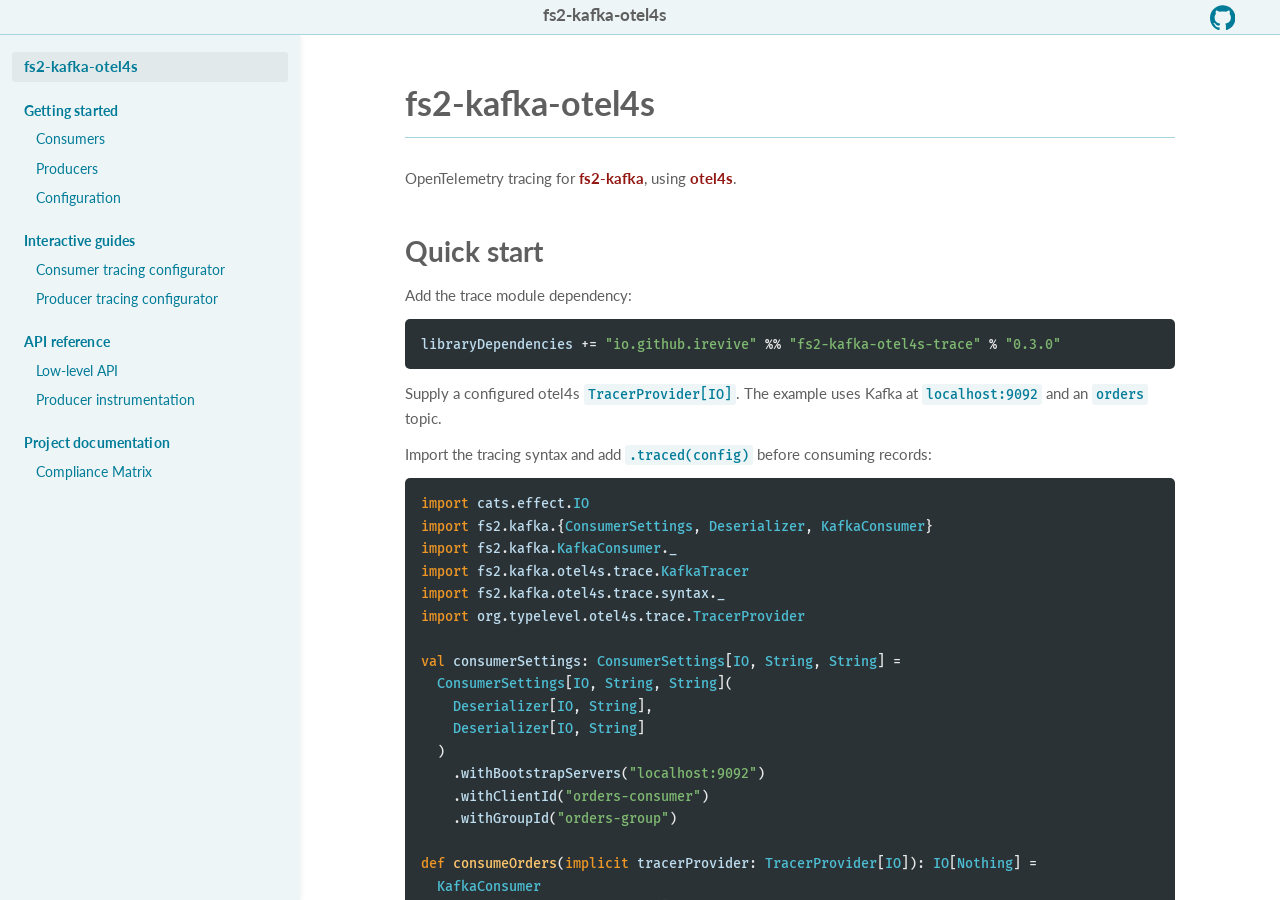
<file: index.html>
<!DOCTYPE html>
<html lang="en">
  
  <head>
  <meta http-equiv="Content-Type" content="text/html; charset=UTF-8">
  <meta charset="utf-8">
  <meta name="viewport" content="width=device-width, initial-scale=1.0">
  <meta name="generator" content="Typelevel Laika + Helium Theme" />
  <title>fs2-kafka-otel4s</title>
  
  <meta name="author" content="Maksym Ochenashko"/>
  
  <meta name="author" content="Maksym Ochenashko"/>
  
  
  <meta name="description" content="site"/>
  
  
  
  
  <link rel="stylesheet" href="https://fonts.googleapis.com/css?family=Lato:400,700">
  
  <link rel="stylesheet" href="https://fonts.googleapis.com/css?family=Fira+Mono:500">
  
  <link rel="stylesheet" type="text/css" href="helium/site/icofont.min.css" />
    <link rel="stylesheet" type="text/css" href="helium/site/laika-helium.css" />
    <link rel="stylesheet" type="text/css" href="site.css" />
    <link rel="stylesheet" type="text/css" href="assets/tracing-explorer.css" />
  <script src="helium/site/laika-helium.js"></script>
    <script src="assets/tracing-explorer.js"></script>
    <script src="assets/consumer-spans.js"></script>
    <script src="assets/producer-spans.js"></script>
  
  
  <script> /* for avoiding page load transitions */ </script>
</head>

  <body>

    <header id="top-bar" class="light-default dark-default">

  <div class="row">
    <a id="nav-icon">
      <i class="icofont-laika navigationMenu" title="Navigation">&#xefa2;</i>
    </a>
    
    
  </div>

  <a class="text-link" href="#">fs2-kafka-otel4s</a>

  <div class="row links">
    
    <a class="icon-link svg-link" href="https://github.com/iRevive/fs2-kafka-otel4s"><span class="github" title="Source Code"><svg class="svg-icon" width="100%" height="100%" viewBox="0 0 100 100" version="1.1" xmlns="http://www.w3.org/2000/svg" xml:space="preserve" style="fill-rule:evenodd;clip-rule:evenodd;stroke-linejoin:round;stroke-miterlimit:2;">
  <g class="svg-shape">
    <path d="M49.995,1c-27.609,-0 -49.995,22.386 -49.995,50.002c-0,22.09 14.325,40.83 34.194,47.444c2.501,0.458 3.413,-1.086 3.413,-2.412c0,-1.185 -0.043,-4.331 -0.067,-8.503c-13.908,3.021 -16.843,-6.704 -16.843,-6.704c-2.274,-5.773 -5.552,-7.311 -5.552,-7.311c-4.54,-3.103 0.344,-3.042 0.344,-3.042c5.018,0.356 7.658,5.154 7.658,5.154c4.46,7.64 11.704,5.433 14.552,4.156c0.454,-3.232 1.744,-5.436 3.174,-6.685c-11.102,-1.262 -22.775,-5.553 -22.775,-24.713c-0,-5.457 1.949,-9.92 5.147,-13.416c-0.516,-1.265 -2.231,-6.348 0.488,-13.233c0,0 4.199,-1.344 13.751,5.126c3.988,-1.108 8.266,-1.663 12.518,-1.682c4.245,0.019 8.523,0.574 12.517,1.682c9.546,-6.47 13.736,-5.126 13.736,-5.126c2.728,6.885 1.013,11.968 0.497,13.233c3.204,3.496 5.141,7.959 5.141,13.416c0,19.209 -11.691,23.436 -22.83,24.673c1.795,1.544 3.394,4.595 3.394,9.26c0,6.682 -0.061,12.076 -0.061,13.715c0,1.338 0.899,2.894 3.438,2.406c19.853,-6.627 34.166,-25.354 34.166,-47.438c-0,-27.616 -22.389,-50.002 -50.005,-50.002"/>
  </g>
</svg></span></a>
    
  </div>  

</header>
    
    <nav id="sidebar">

  <div class="row">
    
    <a class="icon-link svg-link" href="https://github.com/iRevive/fs2-kafka-otel4s"><span class="github" title="Source Code"><svg class="svg-icon" width="100%" height="100%" viewBox="0 0 100 100" version="1.1" xmlns="http://www.w3.org/2000/svg" xml:space="preserve" style="fill-rule:evenodd;clip-rule:evenodd;stroke-linejoin:round;stroke-miterlimit:2;">
  <g class="svg-shape">
    <path d="M49.995,1c-27.609,-0 -49.995,22.386 -49.995,50.002c-0,22.09 14.325,40.83 34.194,47.444c2.501,0.458 3.413,-1.086 3.413,-2.412c0,-1.185 -0.043,-4.331 -0.067,-8.503c-13.908,3.021 -16.843,-6.704 -16.843,-6.704c-2.274,-5.773 -5.552,-7.311 -5.552,-7.311c-4.54,-3.103 0.344,-3.042 0.344,-3.042c5.018,0.356 7.658,5.154 7.658,5.154c4.46,7.64 11.704,5.433 14.552,4.156c0.454,-3.232 1.744,-5.436 3.174,-6.685c-11.102,-1.262 -22.775,-5.553 -22.775,-24.713c-0,-5.457 1.949,-9.92 5.147,-13.416c-0.516,-1.265 -2.231,-6.348 0.488,-13.233c0,0 4.199,-1.344 13.751,5.126c3.988,-1.108 8.266,-1.663 12.518,-1.682c4.245,0.019 8.523,0.574 12.517,1.682c9.546,-6.47 13.736,-5.126 13.736,-5.126c2.728,6.885 1.013,11.968 0.497,13.233c3.204,3.496 5.141,7.959 5.141,13.416c0,19.209 -11.691,23.436 -22.83,24.673c1.795,1.544 3.394,4.595 3.394,9.26c0,6.682 -0.061,12.076 -0.061,13.715c0,1.338 0.899,2.894 3.438,2.406c19.853,-6.627 34.166,-25.354 34.166,-47.438c-0,-27.616 -22.389,-50.002 -50.005,-50.002"/>
  </g>
</svg></span></a>
    
  </div>

  <ul class="nav-list">
    <li class="level1 active nav-leaf"><a href="#">fs2-kafka-otel4s</a></li>
    <li class="level1 nav-header">Getting started</li>
    <li class="level2 nav-leaf"><a href="getting-started/consumers.html">Consumers</a></li>
    <li class="level2 nav-leaf"><a href="getting-started/producers.html">Producers</a></li>
    <li class="level2 nav-leaf"><a href="getting-started/configuration.html">Configuration</a></li>
    <li class="level1 nav-header">Interactive guides</li>
    <li class="level2 nav-leaf"><a href="interactive-guides/consumer-tracing.html">Consumer tracing configurator</a></li>
    <li class="level2 nav-leaf"><a href="interactive-guides/producer-tracing.html">Producer tracing configurator</a></li>
    <li class="level1 nav-header">API reference</li>
    <li class="level2 nav-leaf"><a href="reference/low-level-api.html">Low-level API</a></li>
    <li class="level2 nav-leaf"><a href="reference/producer-instrumentation.html">Producer instrumentation</a></li>
    <li class="level1 nav-header">Project documentation</li>
    <li class="level2 nav-leaf"><a href="project/compliance-matrix.html">Compliance Matrix</a></li>
  </ul>

</nav>

    <div id="container">

      
<nav id="page-nav">
  <p class="header"><a href="#">fs2-kafka-otel4s</a></p>

  <ul class="nav-list">
    <li class="level1 nav-leaf"><a href="#quick-start">Quick start</a></li>
    <li class="level1 nav-leaf"><a href="#next-steps">Next steps</a></li>
  </ul>

  <p class="footer"></p>
</nav>


      <main class="content">

        <h1 id="fs2-kafka-otel4s" class="title">fs2-kafka-otel4s</h1>
        <p>OpenTelemetry tracing for <a href="https://github.com/typelevel/fs2-kafka">fs2-kafka</a>, using <a href="https://github.com/typelevel/otel4s">otel4s</a>.</p>
        
        <h2 id="quick-start" class="section"><a class="anchor-link left" href="#quick-start"><i class="icofont-laika link">&#xef71;</i></a>Quick start</h2>
        <p>Add the trace module dependency:</p>
        <pre class="keep-together pdf epub"><code class="nohighlight"><span class="identifier">libraryDependencies</span><span> += </span><span class="string-literal">&quot;io.github.irevive&quot;</span><span> %% </span><span class="string-literal">&quot;fs2-kafka-otel4s-trace&quot;</span><span> % </span><span class="string-literal">&quot;0.3.0&quot;</span></code></pre>
        <p>Supply a configured otel4s <code>TracerProvider[IO]</code>. The example uses Kafka at <code>localhost:9092</code> and an <code>orders</code> topic.</p>
        <p>Import the tracing syntax and add <code>.traced(config)</code> before consuming records:</p>
        <pre><code class="nohighlight"><span class="keyword">import</span><span> </span><span class="identifier">cats</span><span>.</span><span class="identifier">effect</span><span>.</span><span class="type-name">IO</span><span>
</span><span class="keyword">import</span><span> </span><span class="identifier">fs2</span><span>.</span><span class="identifier">kafka</span><span>.{</span><span class="type-name">ConsumerSettings</span><span>, </span><span class="type-name">Deserializer</span><span>, </span><span class="type-name">KafkaConsumer</span><span>}
</span><span class="keyword">import</span><span> </span><span class="identifier">fs2</span><span>.</span><span class="identifier">kafka</span><span>.</span><span class="type-name">KafkaConsumer</span><span>.</span><span class="identifier">_</span><span>
</span><span class="keyword">import</span><span> </span><span class="identifier">fs2</span><span>.</span><span class="identifier">kafka</span><span>.</span><span class="identifier">otel4s</span><span>.</span><span class="identifier">trace</span><span>.</span><span class="type-name">KafkaTracer</span><span>
</span><span class="keyword">import</span><span> </span><span class="identifier">fs2</span><span>.</span><span class="identifier">kafka</span><span>.</span><span class="identifier">otel4s</span><span>.</span><span class="identifier">trace</span><span>.</span><span class="identifier">syntax</span><span>.</span><span class="identifier">_</span><span>
</span><span class="keyword">import</span><span> </span><span class="identifier">org</span><span>.</span><span class="identifier">typelevel</span><span>.</span><span class="identifier">otel4s</span><span>.</span><span class="identifier">trace</span><span>.</span><span class="type-name">TracerProvider</span><span>

</span><span class="keyword">val</span><span> </span><span class="identifier">consumerSettings</span><span>: </span><span class="type-name">ConsumerSettings</span><span>[</span><span class="type-name">IO</span><span>, </span><span class="type-name">String</span><span>, </span><span class="type-name">String</span><span>] =
  </span><span class="type-name">ConsumerSettings</span><span>[</span><span class="type-name">IO</span><span>, </span><span class="type-name">String</span><span>, </span><span class="type-name">String</span><span>](
    </span><span class="type-name">Deserializer</span><span>[</span><span class="type-name">IO</span><span>, </span><span class="type-name">String</span><span>],
    </span><span class="type-name">Deserializer</span><span>[</span><span class="type-name">IO</span><span>, </span><span class="type-name">String</span><span>]
  )
    .</span><span class="identifier">withBootstrapServers</span><span>(</span><span class="string-literal">&quot;localhost:9092&quot;</span><span>)
    .</span><span class="identifier">withClientId</span><span>(</span><span class="string-literal">&quot;orders-consumer&quot;</span><span>)
    .</span><span class="identifier">withGroupId</span><span>(</span><span class="string-literal">&quot;orders-group&quot;</span><span>)

</span><span class="keyword">def</span><span> </span><span class="declaration-name">consumeOrders</span><span>(</span><span class="keyword">implicit</span><span> </span><span class="identifier">tracerProvider</span><span>: </span><span class="type-name">TracerProvider</span><span>[</span><span class="type-name">IO</span><span>]): </span><span class="type-name">IO</span><span>[</span><span class="type-name">Nothing</span><span>] =
  </span><span class="type-name">KafkaConsumer</span><span>
    .</span><span class="identifier">stream</span><span>[</span><span class="type-name">IO</span><span>, </span><span class="type-name">String</span><span>, </span><span class="type-name">String</span><span>](</span><span class="identifier">consumerSettings</span><span>)
    .</span><span class="identifier">subscribeTo</span><span>(</span><span class="string-literal">&quot;orders&quot;</span><span>)
    .</span><span class="identifier">traced</span><span>(</span><span class="type-name">KafkaTracer</span><span>.</span><span class="type-name">Config</span><span>.</span><span class="keyword">default</span><span>)
    .</span><span class="identifier">consumeRecordTraced</span><span>(</span><span class="identifier">record</span><span> =&gt; </span><span class="type-name">IO</span><span>.</span><span class="identifier">println</span><span>(</span><span class="string-literal">s&quot;Order: </span><span class="substitution">${record.value}</span><span class="string-literal">&quot;</span><span>))</span></code></pre>
        <p>The handler runs once per record. Each chunk gets a receive span, one process span per handler, and a commit span.
        Offsets are committed after all handlers succeed. A failed or canceled handler skips the commit.</p>
        <p>For a send example, see <a href="getting-started/producers.html">Producers</a>.</p>
        
        <h2 id="next-steps" class="section"><a class="anchor-link left" href="#next-steps"><i class="icofont-laika link">&#xef71;</i></a>Next steps</h2>
        <ul>
          <li><a href="getting-started/consumers.html">Consumers</a>: handlers, commits, and span diagrams.</li>
          <li><a href="interactive-guides/consumer-tracing.html">Interactive consumer guide</a>: configure tracing and inspect spans and links.</li>
          <li><a href="getting-started/producers.html">Producers</a>: send records, choose a batch mode, and use transactions.</li>
          <li><a href="interactive-guides/producer-tracing.html">Interactive producer guide</a>: compare batch spans and outgoing trace contexts.</li>
          <li><a href="getting-started/configuration.html">Configuration</a>: control spans, attributes, message keys, and tracer reuse.</li>
          <li><a href="reference/low-level-api.html">Low-level API</a>: trace operations in your own Kafka loop.</li>
          <li><a href="reference/producer-instrumentation.html">Producer instrumentation</a>: inspect the detailed span and propagation rules.</li>
        </ul>

        
<hr class="footer-rule"/>
<footer>
  Site generated by <a href="https://typelevel.org/Laika/">Laika</a> with the Helium theme.
</footer>


      </main>

    </div>

  </body>

</html>
</file>
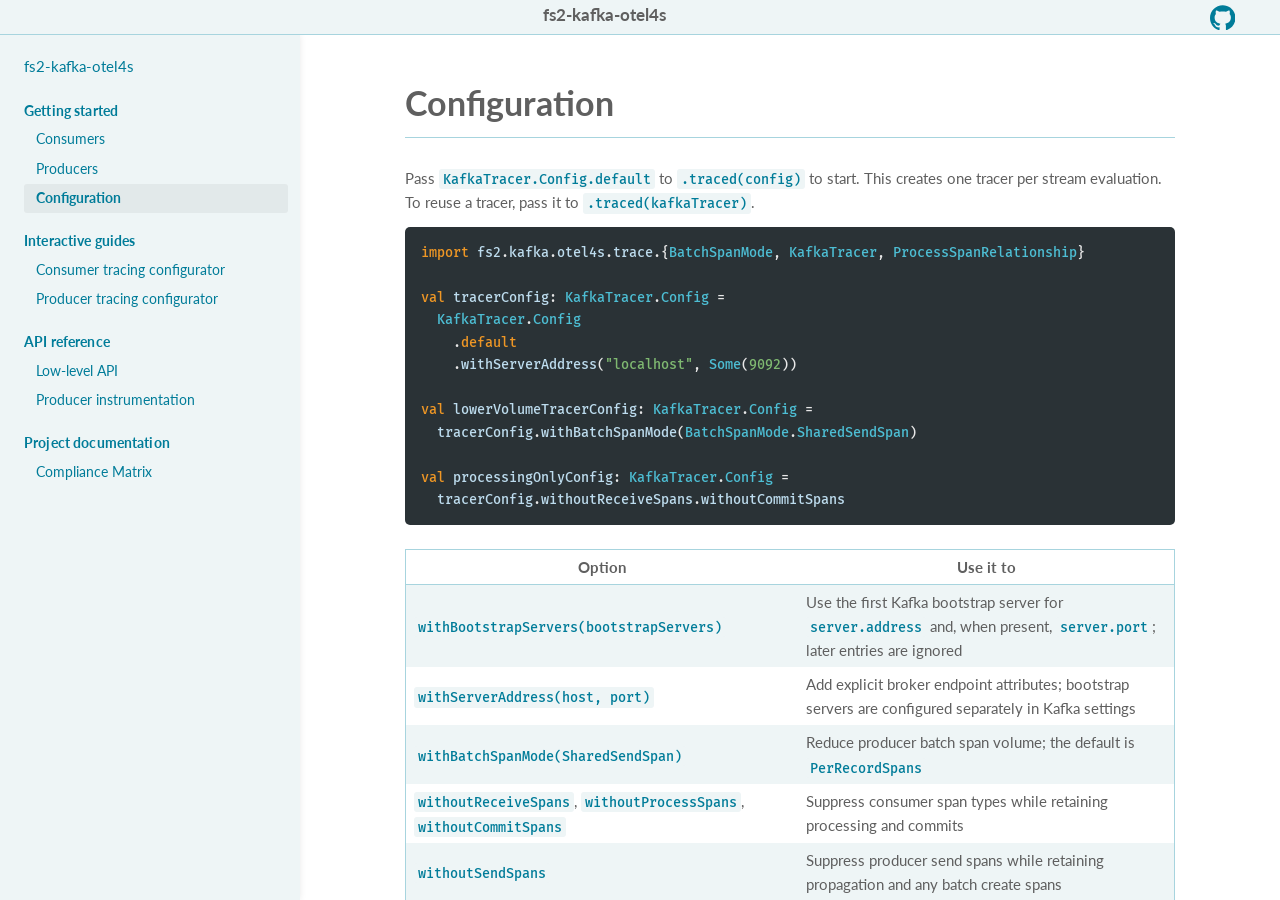
<file: getting-started/configuration.html>
<!DOCTYPE html>
<html lang="en">
  
  <head>
  <meta http-equiv="Content-Type" content="text/html; charset=UTF-8">
  <meta charset="utf-8">
  <meta name="viewport" content="width=device-width, initial-scale=1.0">
  <meta name="generator" content="Typelevel Laika + Helium Theme" />
  <title>Configuration</title>
  
  <meta name="author" content="Maksym Ochenashko"/>
  
  <meta name="author" content="Maksym Ochenashko"/>
  
  
  <meta name="description" content="site"/>
  
  
  
  
  <link rel="stylesheet" href="https://fonts.googleapis.com/css?family=Lato:400,700">
  
  <link rel="stylesheet" href="https://fonts.googleapis.com/css?family=Fira+Mono:500">
  
  <link rel="stylesheet" type="text/css" href="../helium/site/icofont.min.css" />
    <link rel="stylesheet" type="text/css" href="../helium/site/laika-helium.css" />
    <link rel="stylesheet" type="text/css" href="../site.css" />
    <link rel="stylesheet" type="text/css" href="../assets/tracing-explorer.css" />
  <script src="../helium/site/laika-helium.js"></script>
    <script src="../assets/tracing-explorer.js"></script>
    <script src="../assets/consumer-spans.js"></script>
    <script src="../assets/producer-spans.js"></script>
  
  
  <script> /* for avoiding page load transitions */ </script>
</head>

  <body>

    <header id="top-bar" class="light-default dark-default">

  <div class="row">
    <a id="nav-icon">
      <i class="icofont-laika navigationMenu" title="Navigation">&#xefa2;</i>
    </a>
    
    
  </div>

  <a class="text-link" href="../">fs2-kafka-otel4s</a>

  <div class="row links">
    
    <a class="icon-link svg-link" href="https://github.com/iRevive/fs2-kafka-otel4s"><span class="github" title="Source Code"><svg class="svg-icon" width="100%" height="100%" viewBox="0 0 100 100" version="1.1" xmlns="http://www.w3.org/2000/svg" xml:space="preserve" style="fill-rule:evenodd;clip-rule:evenodd;stroke-linejoin:round;stroke-miterlimit:2;">
  <g class="svg-shape">
    <path d="M49.995,1c-27.609,-0 -49.995,22.386 -49.995,50.002c-0,22.09 14.325,40.83 34.194,47.444c2.501,0.458 3.413,-1.086 3.413,-2.412c0,-1.185 -0.043,-4.331 -0.067,-8.503c-13.908,3.021 -16.843,-6.704 -16.843,-6.704c-2.274,-5.773 -5.552,-7.311 -5.552,-7.311c-4.54,-3.103 0.344,-3.042 0.344,-3.042c5.018,0.356 7.658,5.154 7.658,5.154c4.46,7.64 11.704,5.433 14.552,4.156c0.454,-3.232 1.744,-5.436 3.174,-6.685c-11.102,-1.262 -22.775,-5.553 -22.775,-24.713c-0,-5.457 1.949,-9.92 5.147,-13.416c-0.516,-1.265 -2.231,-6.348 0.488,-13.233c0,0 4.199,-1.344 13.751,5.126c3.988,-1.108 8.266,-1.663 12.518,-1.682c4.245,0.019 8.523,0.574 12.517,1.682c9.546,-6.47 13.736,-5.126 13.736,-5.126c2.728,6.885 1.013,11.968 0.497,13.233c3.204,3.496 5.141,7.959 5.141,13.416c0,19.209 -11.691,23.436 -22.83,24.673c1.795,1.544 3.394,4.595 3.394,9.26c0,6.682 -0.061,12.076 -0.061,13.715c0,1.338 0.899,2.894 3.438,2.406c19.853,-6.627 34.166,-25.354 34.166,-47.438c-0,-27.616 -22.389,-50.002 -50.005,-50.002"/>
  </g>
</svg></span></a>
    
  </div>  

</header>
    
    <nav id="sidebar">

  <div class="row">
    
    <a class="icon-link svg-link" href="https://github.com/iRevive/fs2-kafka-otel4s"><span class="github" title="Source Code"><svg class="svg-icon" width="100%" height="100%" viewBox="0 0 100 100" version="1.1" xmlns="http://www.w3.org/2000/svg" xml:space="preserve" style="fill-rule:evenodd;clip-rule:evenodd;stroke-linejoin:round;stroke-miterlimit:2;">
  <g class="svg-shape">
    <path d="M49.995,1c-27.609,-0 -49.995,22.386 -49.995,50.002c-0,22.09 14.325,40.83 34.194,47.444c2.501,0.458 3.413,-1.086 3.413,-2.412c0,-1.185 -0.043,-4.331 -0.067,-8.503c-13.908,3.021 -16.843,-6.704 -16.843,-6.704c-2.274,-5.773 -5.552,-7.311 -5.552,-7.311c-4.54,-3.103 0.344,-3.042 0.344,-3.042c5.018,0.356 7.658,5.154 7.658,5.154c4.46,7.64 11.704,5.433 14.552,4.156c0.454,-3.232 1.744,-5.436 3.174,-6.685c-11.102,-1.262 -22.775,-5.553 -22.775,-24.713c-0,-5.457 1.949,-9.92 5.147,-13.416c-0.516,-1.265 -2.231,-6.348 0.488,-13.233c0,0 4.199,-1.344 13.751,5.126c3.988,-1.108 8.266,-1.663 12.518,-1.682c4.245,0.019 8.523,0.574 12.517,1.682c9.546,-6.47 13.736,-5.126 13.736,-5.126c2.728,6.885 1.013,11.968 0.497,13.233c3.204,3.496 5.141,7.959 5.141,13.416c0,19.209 -11.691,23.436 -22.83,24.673c1.795,1.544 3.394,4.595 3.394,9.26c0,6.682 -0.061,12.076 -0.061,13.715c0,1.338 0.899,2.894 3.438,2.406c19.853,-6.627 34.166,-25.354 34.166,-47.438c-0,-27.616 -22.389,-50.002 -50.005,-50.002"/>
  </g>
</svg></span></a>
    
  </div>

  <ul class="nav-list">
    <li class="level1 nav-leaf"><a href="../">fs2-kafka-otel4s</a></li>
    <li class="level1 nav-header">Getting started</li>
    <li class="level2 nav-leaf"><a href="consumers.html">Consumers</a></li>
    <li class="level2 nav-leaf"><a href="producers.html">Producers</a></li>
    <li class="level2 active nav-leaf"><a href="#">Configuration</a></li>
    <li class="level1 nav-header">Interactive guides</li>
    <li class="level2 nav-leaf"><a href="../interactive-guides/consumer-tracing.html">Consumer tracing configurator</a></li>
    <li class="level2 nav-leaf"><a href="../interactive-guides/producer-tracing.html">Producer tracing configurator</a></li>
    <li class="level1 nav-header">API reference</li>
    <li class="level2 nav-leaf"><a href="../reference/low-level-api.html">Low-level API</a></li>
    <li class="level2 nav-leaf"><a href="../reference/producer-instrumentation.html">Producer instrumentation</a></li>
    <li class="level1 nav-header">Project documentation</li>
    <li class="level2 nav-leaf"><a href="../project/compliance-matrix.html">Compliance Matrix</a></li>
  </ul>

</nav>

    <div id="container">

      
<nav id="page-nav">
  <p class="header"><a href="#">Configuration</a></p>

  <ul class="nav-list">
    <li class="level1 nav-leaf"><a href="#process-span-relationships">Process span relationships</a></li>
    <li class="level1 nav-leaf"><a href="#custom-message-keys">Custom message keys</a></li>
    <li class="level1 nav-leaf"><a href="#resource-binding-and-tracer-reuse">Resource binding and tracer reuse</a></li>
  </ul>

  <p class="footer"></p>
</nav>


      <main class="content">

        <h1 id="configuration" class="title">Configuration</h1>
        <p>Pass <code>KafkaTracer.Config.default</code> to <code>.traced(config)</code> to start. This creates one tracer per stream evaluation.
        To reuse a tracer, pass it to <code>.traced(kafkaTracer)</code>.</p>
        <pre class="keep-together pdf epub"><code class="nohighlight"><span class="keyword">import</span><span> </span><span class="identifier">fs2</span><span>.</span><span class="identifier">kafka</span><span>.</span><span class="identifier">otel4s</span><span>.</span><span class="identifier">trace</span><span>.{</span><span class="type-name">BatchSpanMode</span><span>, </span><span class="type-name">KafkaTracer</span><span>, </span><span class="type-name">ProcessSpanRelationship</span><span>}

</span><span class="keyword">val</span><span> </span><span class="identifier">tracerConfig</span><span>: </span><span class="type-name">KafkaTracer</span><span>.</span><span class="type-name">Config</span><span> =
  </span><span class="type-name">KafkaTracer</span><span>.</span><span class="type-name">Config</span><span>
    .</span><span class="keyword">default</span><span>
    .</span><span class="identifier">withServerAddress</span><span>(</span><span class="string-literal">&quot;localhost&quot;</span><span>, </span><span class="type-name">Some</span><span>(</span><span class="number-literal">9092</span><span>))

</span><span class="keyword">val</span><span> </span><span class="identifier">lowerVolumeTracerConfig</span><span>: </span><span class="type-name">KafkaTracer</span><span>.</span><span class="type-name">Config</span><span> =
  </span><span class="identifier">tracerConfig</span><span>.</span><span class="identifier">withBatchSpanMode</span><span>(</span><span class="type-name">BatchSpanMode</span><span>.</span><span class="type-name">SharedSendSpan</span><span>)

</span><span class="keyword">val</span><span> </span><span class="identifier">processingOnlyConfig</span><span>: </span><span class="type-name">KafkaTracer</span><span>.</span><span class="type-name">Config</span><span> =
  </span><span class="identifier">tracerConfig</span><span>.</span><span class="identifier">withoutReceiveSpans</span><span>.</span><span class="identifier">withoutCommitSpans</span></code></pre>
        <table>
          <thead>
            <tr>
              <th>Option</th>
              <th>Use it to</th>
            </tr>
          </thead>
          <tbody>
            <tr>
              <td><code>withBootstrapServers(bootstrapServers)</code></td>
              <td>Use the first Kafka bootstrap server for <code>server.address</code> and, when present, <code>server.port</code>; later entries are ignored</td>
            </tr>
            <tr>
              <td><code>withServerAddress(host, port)</code></td>
              <td>Add explicit broker endpoint attributes; bootstrap servers are configured separately in Kafka settings</td>
            </tr>
            <tr>
              <td><code>withBatchSpanMode(SharedSendSpan)</code></td>
              <td>Reduce producer batch span volume; the default is <code>PerRecordSpans</code></td>
            </tr>
            <tr>
              <td><code>withoutReceiveSpans</code>, <code>withoutProcessSpans</code>, <code>withoutCommitSpans</code></td>
              <td>Suppress consumer span types while retaining processing and commits</td>
            </tr>
            <tr>
              <td><code>withoutSendSpans</code></td>
              <td>Suppress producer send spans while retaining propagation and any batch create spans</td>
            </tr>
            <tr>
              <td><code>withConstAttributes</code>, <code>addConstAttributes</code></td>
              <td>Add attributes to library spans</td>
            </tr>
            <tr>
              <td><code>with*SpanSetup</code></td>
              <td>Customize a span&#39;s name, attributes, and finalization, or return <code>None</code> to suppress it</td>
            </tr>
          </tbody>
        </table>
        <p><code>withProcessSpanSetup</code> controls record spans. <code>withBatchProcessSpanSetup</code> controls chunk spans.
        <code>withoutProcessSpans</code> disables both.</p>
        <p>Disabling spans still runs your effects. Use <code>KafkaTracer.noop</code> to disable both spans and header propagation.</p>
        <p>Set client and group IDs in Kafka settings. Set tracing options in <code>KafkaTracer.Config</code>.</p>
        
        <h2 id="process-span-relationships" class="section"><a class="anchor-link left" href="#process-span-relationships"><i class="icofont-laika link">&#xef71;</i></a>Process span relationships</h2>
        <p>Set <code>SpanSetup.Process.relationship</code> through either process setup hook:</p>
        <table>
          <thead>
            <tr>
              <th>Mode</th>
              <th>Behavior</th>
            </tr>
          </thead>
          <tbody>
            <tr>
              <td><code>Link</code> (default)</td>
              <td>Start a root span and link to message context</td>
            </tr>
            <tr>
              <td><code>ParentFromRecord</code></td>
              <td>Use message context as parent, retaining the message link and linking any distinct valid ambient context</td>
            </tr>
          </tbody>
        </table>
        <pre class="keep-together pdf epub"><code class="nohighlight"><span class="keyword">val</span><span> </span><span class="identifier">perTopicConfig</span><span> = </span><span class="identifier">tracerConfig</span><span>.</span><span class="identifier">withProcessSpanSetup</span><span> { </span><span class="identifier">ctx</span><span> =&gt;
  </span><span class="type-name">KafkaTracer</span><span>.</span><span class="type-name">Config</span><span>.</span><span class="type-name">Defaults</span><span>.</span><span class="identifier">processSpanSetup</span><span>(</span><span class="identifier">ctx</span><span>).</span><span class="identifier">map</span><span> { </span><span class="identifier">setup</span><span> =&gt;
    </span><span class="keyword">if</span><span> (</span><span class="identifier">ctx</span><span>.</span><span class="identifier">topic</span><span> == </span><span class="string-literal">&quot;orders&quot;</span><span>) </span><span class="identifier">setup</span><span>.</span><span class="identifier">withRelationship</span><span>(</span><span class="type-name">ProcessSpanRelationship</span><span>.</span><span class="type-name">ParentFromRecord</span><span>)
    </span><span class="keyword">else</span><span> </span><span class="identifier">setup</span><span>
  }
}</span></code></pre>
        <p>Use <code>withBatchProcessSpanSetup</code> independently for batch processing, with
        <code>KafkaTracer.Config.Defaults.batchProcessSpanSetup(ctx)</code> as the starting point.
        Parenting applies to single-record processing and singleton batches. Missing or invalid context produces a root;
        multiple-record batches remain linked roots. Receive and commit behavior stays the same.</p>
        
        <h2 id="custom-message-keys" class="section"><a class="anchor-link left" href="#custom-message-keys"><i class="icofont-laika link">&#xef71;</i></a>Custom message keys</h2>
        <p>Define <code>KafkaMessageKey</code> to include custom keys in <code>kafka.message.key</code>. Return <code>None</code> to omit a key.</p>
        <p>When changing key types, use <code>tracedWithSerializers</code> to keep key attributes. Plain <code>withSerializers</code> keeps spans
        but stops deriving key attributes for the new type.</p>
        <pre><code class="nohighlight"><span class="keyword">import</span><span> </span><span class="identifier">cats</span><span>.</span><span class="identifier">effect</span><span>.</span><span class="type-name">IO</span><span>
</span><span class="keyword">import</span><span> </span><span class="identifier">fs2</span><span>.</span><span class="identifier">kafka</span><span>.</span><span class="type-name">Serializer</span><span>
</span><span class="keyword">import</span><span> </span><span class="identifier">fs2</span><span>.</span><span class="identifier">kafka</span><span>.</span><span class="identifier">otel4s</span><span>.</span><span class="identifier">trace</span><span>.{</span><span class="type-name">KafkaMessageKey</span><span>, </span><span class="type-name">TracedKafkaProducer</span><span>}

</span><span class="keyword">final</span><span> </span><span class="keyword">class</span><span> </span><span class="type-name">OrderId</span><span>(</span><span class="keyword">val</span><span> </span><span class="identifier">value</span><span>: </span><span class="type-name">String</span><span>)

</span><span class="keyword">implicit</span><span> </span><span class="keyword">val</span><span> </span><span class="identifier">orderIdKafkaMessageKey</span><span>: </span><span class="type-name">KafkaMessageKey</span><span>[</span><span class="type-name">OrderId</span><span>] =
  </span><span class="type-name">KafkaMessageKey</span><span>.</span><span class="identifier">instance</span><span>(</span><span class="identifier">id</span><span> =&gt; </span><span class="type-name">Some</span><span>(</span><span class="identifier">id</span><span>.</span><span class="identifier">value</span><span>))

</span><span class="keyword">def</span><span> </span><span class="declaration-name">remapSerializers</span><span>(
    </span><span class="identifier">producer</span><span>: </span><span class="type-name">TracedKafkaProducer</span><span>[</span><span class="type-name">IO</span><span>, </span><span class="type-name">String</span><span>, </span><span class="type-name">String</span><span>]
): </span><span class="type-name">TracedKafkaProducer</span><span>[</span><span class="type-name">IO</span><span>, </span><span class="type-name">OrderId</span><span>, </span><span class="type-name">String</span><span>] =
  </span><span class="identifier">producer</span><span>.</span><span class="identifier">tracedWithSerializers</span><span>(
    </span><span class="type-name">Serializer</span><span>[</span><span class="type-name">IO</span><span>, </span><span class="type-name">String</span><span>].</span><span class="identifier">contramap</span><span>[</span><span class="type-name">OrderId</span><span>](</span><span class="identifier">_</span><span>.</span><span class="identifier">value</span><span>),
    </span><span class="type-name">Serializer</span><span>[</span><span class="type-name">IO</span><span>, </span><span class="type-name">String</span><span>]
  )</span></code></pre>
        
        <h2 id="resource-binding-and-tracer-reuse" class="section"><a class="anchor-link left" href="#resource-binding-and-tracer-reuse"><i class="icofont-laika link">&#xef71;</i></a>Resource binding and tracer reuse</h2>
        <p>If you allocate clients through <code>Resource</code>, create a <code>KafkaTracer</code> once and bind your handles explicitly. The same
        tracer can also be passed to <code>.traced(kafkaTracer)</code> in stream syntax.</p>
        <pre><code class="nohighlight"><span class="keyword">import</span><span> </span><span class="identifier">cats</span><span>.</span><span class="identifier">effect</span><span>.</span><span class="type-name">Resource</span><span>
</span><span class="keyword">import</span><span> </span><span class="identifier">fs2</span><span>.</span><span class="identifier">kafka</span><span>.{</span><span class="type-name">ConsumerSettings</span><span>, </span><span class="type-name">KafkaConsumer</span><span>, </span><span class="type-name">KafkaProducer</span><span>, </span><span class="type-name">ProducerSettings</span><span>}
</span><span class="keyword">import</span><span> </span><span class="identifier">fs2</span><span>.</span><span class="identifier">kafka</span><span>.</span><span class="identifier">otel4s</span><span>.</span><span class="identifier">trace</span><span>.</span><span class="type-name">TracedKafkaConsumer</span><span>
</span><span class="keyword">import</span><span> </span><span class="identifier">org</span><span>.</span><span class="identifier">typelevel</span><span>.</span><span class="identifier">otel4s</span><span>.</span><span class="identifier">trace</span><span>.</span><span class="type-name">TracerProvider</span><span>

</span><span class="keyword">def</span><span> </span><span class="declaration-name">createTracedProducer</span><span>(
    </span><span class="identifier">producerSettings</span><span>: </span><span class="type-name">ProducerSettings</span><span>[</span><span class="type-name">IO</span><span>, </span><span class="type-name">String</span><span>, </span><span class="type-name">String</span><span>]
)(</span><span class="keyword">implicit</span><span> </span><span class="identifier">tracerProvider</span><span>: </span><span class="type-name">TracerProvider</span><span>[</span><span class="type-name">IO</span><span>]): </span><span class="type-name">Resource</span><span>[</span><span class="type-name">IO</span><span>, </span><span class="type-name">TracedKafkaProducer</span><span>[</span><span class="type-name">IO</span><span>, </span><span class="type-name">String</span><span>, </span><span class="type-name">String</span><span>]] =
  </span><span class="keyword">for</span><span> {
    </span><span class="identifier">kafkaTracer</span><span> &lt;- </span><span class="type-name">KafkaTracer</span><span>.</span><span class="identifier">resource</span><span>[</span><span class="type-name">IO</span><span>](</span><span class="identifier">tracerConfig</span><span>)
    </span><span class="identifier">producer</span><span> &lt;- </span><span class="type-name">KafkaProducer</span><span>.</span><span class="identifier">resource</span><span>[</span><span class="type-name">IO</span><span>, </span><span class="type-name">String</span><span>, </span><span class="type-name">String</span><span>](</span><span class="identifier">producerSettings</span><span>)
  } </span><span class="keyword">yield</span><span> </span><span class="identifier">kafkaTracer</span><span>.</span><span class="identifier">producer</span><span>(</span><span class="identifier">producer</span><span>)

</span><span class="keyword">def</span><span> </span><span class="declaration-name">createTracedConsumer</span><span>(
    </span><span class="identifier">consumerSettings</span><span>: </span><span class="type-name">ConsumerSettings</span><span>[</span><span class="type-name">IO</span><span>, </span><span class="type-name">String</span><span>, </span><span class="type-name">String</span><span>]
)(</span><span class="keyword">implicit</span><span> </span><span class="identifier">tracerProvider</span><span>: </span><span class="type-name">TracerProvider</span><span>[</span><span class="type-name">IO</span><span>]): </span><span class="type-name">Resource</span><span>[</span><span class="type-name">IO</span><span>, </span><span class="type-name">TracedKafkaConsumer</span><span>[</span><span class="type-name">IO</span><span>, </span><span class="type-name">String</span><span>, </span><span class="type-name">String</span><span>]] =
  </span><span class="keyword">for</span><span> {
    </span><span class="identifier">kafkaTracer</span><span> &lt;- </span><span class="type-name">KafkaTracer</span><span>.</span><span class="identifier">resource</span><span>[</span><span class="type-name">IO</span><span>](</span><span class="identifier">tracerConfig</span><span>)
    </span><span class="identifier">consumer</span><span> &lt;- </span><span class="type-name">KafkaConsumer</span><span>.</span><span class="identifier">resource</span><span>[</span><span class="type-name">IO</span><span>, </span><span class="type-name">String</span><span>, </span><span class="type-name">String</span><span>](</span><span class="identifier">consumerSettings</span><span>)
  } </span><span class="keyword">yield</span><span> </span><span class="identifier">kafkaTracer</span><span>.</span><span class="identifier">consumer</span><span>(</span><span class="identifier">consumer</span><span>)</span></code></pre>
        <p>Reuse traced handles for as long as their Kafka clients exist.</p>
        <table>
          <thead>
            <tr>
              <th>Metadata provider</th>
              <th>Lifetime</th>
            </tr>
          </thead>
          <tbody>
            <tr>
              <td><code>Provider.fromConsumer</code> / <code>Provider.fromProducer</code></td>
              <td>Retains the client and caches its identity on first lookup, including failed lookups</td>
            </tr>
            <tr>
              <td><code>Provider.constant</code></td>
              <td>Stores supplied metadata without retaining a client</td>
            </tr>
          </tbody>
        </table>
        <p>For commits, use metadata from the consumer that produced the offsets. Use <code>ConsumerMetadata(None, None)</code>
        when its identity is unavailable.</p>
        <p>The commit batching method requires <code>Temporal</code> for timed flushes and derives <code>Parallel</code> internally for separate committers.</p>

        
<hr class="footer-rule"/>
<footer>
  Site generated by <a href="https://typelevel.org/Laika/">Laika</a> with the Helium theme.
</footer>


      </main>

    </div>

  </body>

</html>
</file>
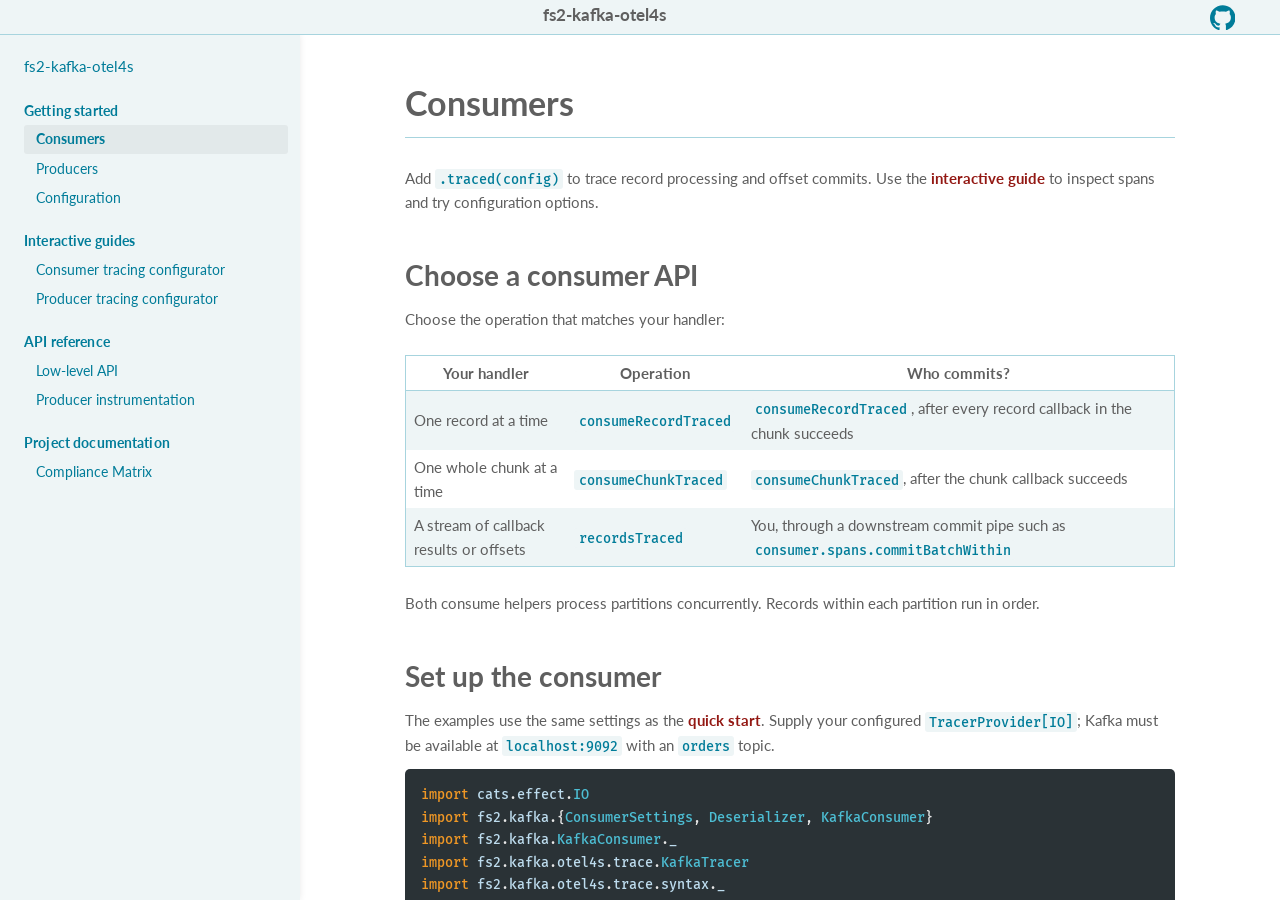
<file: getting-started/consumers.html>
<!DOCTYPE html>
<html lang="en">
  
  <head>
  <meta http-equiv="Content-Type" content="text/html; charset=UTF-8">
  <meta charset="utf-8">
  <meta name="viewport" content="width=device-width, initial-scale=1.0">
  <meta name="generator" content="Typelevel Laika + Helium Theme" />
  <title>Consumers</title>
  
  <meta name="author" content="Maksym Ochenashko"/>
  
  <meta name="author" content="Maksym Ochenashko"/>
  
  
  <meta name="description" content="site"/>
  
  
  
  
  <link rel="stylesheet" href="https://fonts.googleapis.com/css?family=Lato:400,700">
  
  <link rel="stylesheet" href="https://fonts.googleapis.com/css?family=Fira+Mono:500">
  
  <link rel="stylesheet" type="text/css" href="../helium/site/icofont.min.css" />
    <link rel="stylesheet" type="text/css" href="../helium/site/laika-helium.css" />
    <link rel="stylesheet" type="text/css" href="../site.css" />
    <link rel="stylesheet" type="text/css" href="../assets/tracing-explorer.css" />
  <script src="../helium/site/laika-helium.js"></script>
    <script src="../assets/tracing-explorer.js"></script>
    <script src="../assets/consumer-spans.js"></script>
    <script src="../assets/producer-spans.js"></script>
  
  
  <script> /* for avoiding page load transitions */ </script>
</head>

  <body>

    <header id="top-bar" class="light-default dark-default">

  <div class="row">
    <a id="nav-icon">
      <i class="icofont-laika navigationMenu" title="Navigation">&#xefa2;</i>
    </a>
    
    
  </div>

  <a class="text-link" href="../">fs2-kafka-otel4s</a>

  <div class="row links">
    
    <a class="icon-link svg-link" href="https://github.com/iRevive/fs2-kafka-otel4s"><span class="github" title="Source Code"><svg class="svg-icon" width="100%" height="100%" viewBox="0 0 100 100" version="1.1" xmlns="http://www.w3.org/2000/svg" xml:space="preserve" style="fill-rule:evenodd;clip-rule:evenodd;stroke-linejoin:round;stroke-miterlimit:2;">
  <g class="svg-shape">
    <path d="M49.995,1c-27.609,-0 -49.995,22.386 -49.995,50.002c-0,22.09 14.325,40.83 34.194,47.444c2.501,0.458 3.413,-1.086 3.413,-2.412c0,-1.185 -0.043,-4.331 -0.067,-8.503c-13.908,3.021 -16.843,-6.704 -16.843,-6.704c-2.274,-5.773 -5.552,-7.311 -5.552,-7.311c-4.54,-3.103 0.344,-3.042 0.344,-3.042c5.018,0.356 7.658,5.154 7.658,5.154c4.46,7.64 11.704,5.433 14.552,4.156c0.454,-3.232 1.744,-5.436 3.174,-6.685c-11.102,-1.262 -22.775,-5.553 -22.775,-24.713c-0,-5.457 1.949,-9.92 5.147,-13.416c-0.516,-1.265 -2.231,-6.348 0.488,-13.233c0,0 4.199,-1.344 13.751,5.126c3.988,-1.108 8.266,-1.663 12.518,-1.682c4.245,0.019 8.523,0.574 12.517,1.682c9.546,-6.47 13.736,-5.126 13.736,-5.126c2.728,6.885 1.013,11.968 0.497,13.233c3.204,3.496 5.141,7.959 5.141,13.416c0,19.209 -11.691,23.436 -22.83,24.673c1.795,1.544 3.394,4.595 3.394,9.26c0,6.682 -0.061,12.076 -0.061,13.715c0,1.338 0.899,2.894 3.438,2.406c19.853,-6.627 34.166,-25.354 34.166,-47.438c-0,-27.616 -22.389,-50.002 -50.005,-50.002"/>
  </g>
</svg></span></a>
    
  </div>  

</header>
    
    <nav id="sidebar">

  <div class="row">
    
    <a class="icon-link svg-link" href="https://github.com/iRevive/fs2-kafka-otel4s"><span class="github" title="Source Code"><svg class="svg-icon" width="100%" height="100%" viewBox="0 0 100 100" version="1.1" xmlns="http://www.w3.org/2000/svg" xml:space="preserve" style="fill-rule:evenodd;clip-rule:evenodd;stroke-linejoin:round;stroke-miterlimit:2;">
  <g class="svg-shape">
    <path d="M49.995,1c-27.609,-0 -49.995,22.386 -49.995,50.002c-0,22.09 14.325,40.83 34.194,47.444c2.501,0.458 3.413,-1.086 3.413,-2.412c0,-1.185 -0.043,-4.331 -0.067,-8.503c-13.908,3.021 -16.843,-6.704 -16.843,-6.704c-2.274,-5.773 -5.552,-7.311 -5.552,-7.311c-4.54,-3.103 0.344,-3.042 0.344,-3.042c5.018,0.356 7.658,5.154 7.658,5.154c4.46,7.64 11.704,5.433 14.552,4.156c0.454,-3.232 1.744,-5.436 3.174,-6.685c-11.102,-1.262 -22.775,-5.553 -22.775,-24.713c-0,-5.457 1.949,-9.92 5.147,-13.416c-0.516,-1.265 -2.231,-6.348 0.488,-13.233c0,0 4.199,-1.344 13.751,5.126c3.988,-1.108 8.266,-1.663 12.518,-1.682c4.245,0.019 8.523,0.574 12.517,1.682c9.546,-6.47 13.736,-5.126 13.736,-5.126c2.728,6.885 1.013,11.968 0.497,13.233c3.204,3.496 5.141,7.959 5.141,13.416c0,19.209 -11.691,23.436 -22.83,24.673c1.795,1.544 3.394,4.595 3.394,9.26c0,6.682 -0.061,12.076 -0.061,13.715c0,1.338 0.899,2.894 3.438,2.406c19.853,-6.627 34.166,-25.354 34.166,-47.438c-0,-27.616 -22.389,-50.002 -50.005,-50.002"/>
  </g>
</svg></span></a>
    
  </div>

  <ul class="nav-list">
    <li class="level1 nav-leaf"><a href="../">fs2-kafka-otel4s</a></li>
    <li class="level1 nav-header">Getting started</li>
    <li class="level2 active nav-leaf"><a href="#">Consumers</a></li>
    <li class="level2 nav-leaf"><a href="producers.html">Producers</a></li>
    <li class="level2 nav-leaf"><a href="configuration.html">Configuration</a></li>
    <li class="level1 nav-header">Interactive guides</li>
    <li class="level2 nav-leaf"><a href="../interactive-guides/consumer-tracing.html">Consumer tracing configurator</a></li>
    <li class="level2 nav-leaf"><a href="../interactive-guides/producer-tracing.html">Producer tracing configurator</a></li>
    <li class="level1 nav-header">API reference</li>
    <li class="level2 nav-leaf"><a href="../reference/low-level-api.html">Low-level API</a></li>
    <li class="level2 nav-leaf"><a href="../reference/producer-instrumentation.html">Producer instrumentation</a></li>
    <li class="level1 nav-header">Project documentation</li>
    <li class="level2 nav-leaf"><a href="../project/compliance-matrix.html">Compliance Matrix</a></li>
  </ul>

</nav>

    <div id="container">

      
<nav id="page-nav">
  <p class="header"><a href="#">Consumers</a></p>

  <ul class="nav-list">
    <li class="level1 nav-leaf"><a href="#choose-a-consumer-api">Choose a consumer API</a></li>
    <li class="level1 nav-leaf"><a href="#set-up-the-consumer">Set up the consumer</a></li>
    <li class="level1 nav-node"><a href="#understand-the-spans">Understand the spans</a></li>
    <li class="level2 nav-leaf"><a href="#per-record-handler">Per-record handler</a></li>
    <li class="level2 nav-leaf"><a href="#chunk-handler">Chunk handler</a></li>
    <li class="level2 nav-leaf"><a href="#stream-results-and-batch-commits">Stream results and batch commits</a></li>
    <li class="level2 nav-leaf"><a href="#incoming-trace-headers">Incoming trace headers</a></li>
    <li class="level1 nav-leaf"><a href="#trace-only-selected-work-in-a-chunk">Trace only selected work in a chunk</a></li>
  </ul>

  <p class="footer"></p>
</nav>


      <main class="content">

        <h1 id="consumers" class="title">Consumers</h1>
        <p>Add <code>.traced(config)</code> to trace record processing and offset commits.
        Use the <a href="../interactive-guides/consumer-tracing.html">interactive guide</a> to inspect spans and try configuration options.</p>
        
        <h2 id="choose-a-consumer-api" class="section"><a class="anchor-link left" href="#choose-a-consumer-api"><i class="icofont-laika link">&#xef71;</i></a>Choose a consumer API</h2>
        <p>Choose the operation that matches your handler:</p>
        <table>
          <thead>
            <tr>
              <th>Your handler</th>
              <th>Operation</th>
              <th>Who commits?</th>
            </tr>
          </thead>
          <tbody>
            <tr>
              <td>One record at a time</td>
              <td><code>consumeRecordTraced</code></td>
              <td><code>consumeRecordTraced</code>, after every record callback in the chunk succeeds</td>
            </tr>
            <tr>
              <td>One whole chunk at a time</td>
              <td><code>consumeChunkTraced</code></td>
              <td><code>consumeChunkTraced</code>, after the chunk callback succeeds</td>
            </tr>
            <tr>
              <td>A stream of callback results or offsets</td>
              <td><code>recordsTraced</code></td>
              <td>You, through a downstream commit pipe such as <code>consumer.spans.commitBatchWithin</code></td>
            </tr>
          </tbody>
        </table>
        <p>Both consume helpers process partitions concurrently. Records within each partition run in order.</p>
        
        <h2 id="set-up-the-consumer" class="section"><a class="anchor-link left" href="#set-up-the-consumer"><i class="icofont-laika link">&#xef71;</i></a>Set up the consumer</h2>
        <p>The examples use the same settings as the <a href="../#quick-start">quick start</a>. Supply your configured
        <code>TracerProvider[IO]</code>; Kafka must be available at <code>localhost:9092</code> with an <code>orders</code> topic.</p>
        <pre><code class="nohighlight"><span class="keyword">import</span><span> </span><span class="identifier">cats</span><span>.</span><span class="identifier">effect</span><span>.</span><span class="type-name">IO</span><span>
</span><span class="keyword">import</span><span> </span><span class="identifier">fs2</span><span>.</span><span class="identifier">kafka</span><span>.{</span><span class="type-name">ConsumerSettings</span><span>, </span><span class="type-name">Deserializer</span><span>, </span><span class="type-name">KafkaConsumer</span><span>}
</span><span class="keyword">import</span><span> </span><span class="identifier">fs2</span><span>.</span><span class="identifier">kafka</span><span>.</span><span class="type-name">KafkaConsumer</span><span>.</span><span class="identifier">_</span><span>
</span><span class="keyword">import</span><span> </span><span class="identifier">fs2</span><span>.</span><span class="identifier">kafka</span><span>.</span><span class="identifier">otel4s</span><span>.</span><span class="identifier">trace</span><span>.</span><span class="type-name">KafkaTracer</span><span>
</span><span class="keyword">import</span><span> </span><span class="identifier">fs2</span><span>.</span><span class="identifier">kafka</span><span>.</span><span class="identifier">otel4s</span><span>.</span><span class="identifier">trace</span><span>.</span><span class="identifier">syntax</span><span>.</span><span class="identifier">_</span><span>
</span><span class="keyword">import</span><span> </span><span class="identifier">org</span><span>.</span><span class="identifier">typelevel</span><span>.</span><span class="identifier">otel4s</span><span>.</span><span class="identifier">trace</span><span>.</span><span class="type-name">TracerProvider</span><span>

</span><span class="keyword">val</span><span> </span><span class="identifier">consumerSettings</span><span>: </span><span class="type-name">ConsumerSettings</span><span>[</span><span class="type-name">IO</span><span>, </span><span class="type-name">String</span><span>, </span><span class="type-name">String</span><span>] =
  </span><span class="type-name">ConsumerSettings</span><span>[</span><span class="type-name">IO</span><span>, </span><span class="type-name">String</span><span>, </span><span class="type-name">String</span><span>](
    </span><span class="type-name">Deserializer</span><span>[</span><span class="type-name">IO</span><span>, </span><span class="type-name">String</span><span>],
    </span><span class="type-name">Deserializer</span><span>[</span><span class="type-name">IO</span><span>, </span><span class="type-name">String</span><span>]
  )
    .</span><span class="identifier">withBootstrapServers</span><span>(</span><span class="string-literal">&quot;localhost:9092&quot;</span><span>)
    .</span><span class="identifier">withClientId</span><span>(</span><span class="string-literal">&quot;orders-consumer&quot;</span><span>)
    .</span><span class="identifier">withGroupId</span><span>(</span><span class="string-literal">&quot;orders-group&quot;</span><span>)

</span><span class="keyword">val</span><span> </span><span class="identifier">tracerConfig</span><span>: </span><span class="type-name">KafkaTracer</span><span>.</span><span class="type-name">Config</span><span> =
  </span><span class="type-name">KafkaTracer</span><span>.</span><span class="type-name">Config</span><span>.</span><span class="keyword">default</span></code></pre>
        
        <h2 id="understand-the-spans" class="section"><a class="anchor-link left" href="#understand-the-spans"><i class="icofont-laika link">&#xef71;</i></a>Understand the spans</h2>
        <p>The diagrams show one chunk with all spans enabled and no active application span.</p>
        <ul>
          <li>Receive, process, and commit are separate root spans. Each starts a trace.</li>
          <li>Incoming message contexts are attached as span links.</li>
          <li>Commit spans are always roots, independent of any active application span.</li>
          <li>Bars show span lifetimes. The receive span is named <code>poll &lt;topic&gt;</code>.</li>
        </ul>
        
        <h3 id="per-record-handler" class="section"><a class="anchor-link left" href="#per-record-handler"><i class="icofont-laika link">&#xef71;</i></a>Per-record handler</h3>
        <p>Use <code>consumeRecordTraced</code> to handle each record separately. It commits the chunk after all handlers succeed.
        See the <a href="../#quick-start">quick start</a> for code.</p>
        <pre><code class="text">Input chunk: [m1, m2, m3]

                         time --&gt;
                    +--------+--------+--------+--------+
handler             |handle  |handle  |handle  |commit  |
                    |  m1    |  m2    |  m3    |offsets |
                    +--------+--------+--------+--------+

Span lifetime                                             Controlled by
--------------------------------------------------------  -------------------------
  receive           [=========================]           withReceiveSpanSetup
  process (m1)      [=======]                             withProcessSpanSetup
  process (m2)               [=======]                    withProcessSpanSetup
  process (m3)                        [=======]           withProcessSpanSetup
  commit                                       [=======]  withCommitSpanSetup</code></pre>
        
        <h3 id="chunk-handler" class="section"><a class="anchor-link left" href="#chunk-handler"><i class="icofont-laika link">&#xef71;</i></a>Chunk handler</h3>
        <p>Use <code>consumeChunkTraced</code> to handle a whole chunk, for example to batch writes or deduplicate records.
        It creates one process span with the message count, even for a chunk of one record.</p>
        <pre class="keep-together pdf epub"><code class="nohighlight"><span class="keyword">import</span><span> </span><span class="identifier">cats</span><span>.</span><span class="identifier">syntax</span><span>.</span><span class="identifier">all</span><span>.</span><span class="identifier">_</span><span>
</span><span class="keyword">import</span><span> </span><span class="identifier">fs2</span><span>.</span><span class="identifier">kafka</span><span>.</span><span class="identifier">consumer</span><span>.</span><span class="type-name">KafkaConsumeChunk</span><span>.</span><span class="type-name">CommitNow</span><span>

</span><span class="keyword">def</span><span> </span><span class="declaration-name">consumeChunkBatches</span><span>(</span><span class="keyword">implicit</span><span> </span><span class="identifier">tracerProvider</span><span>: </span><span class="type-name">TracerProvider</span><span>[</span><span class="type-name">IO</span><span>]): </span><span class="type-name">IO</span><span>[</span><span class="type-name">Nothing</span><span>] =
  </span><span class="type-name">KafkaConsumer</span><span>
    .</span><span class="identifier">stream</span><span>[</span><span class="type-name">IO</span><span>, </span><span class="type-name">String</span><span>, </span><span class="type-name">String</span><span>](</span><span class="identifier">consumerSettings</span><span>)
    .</span><span class="identifier">subscribeTo</span><span>(</span><span class="string-literal">&quot;orders&quot;</span><span>)
    .</span><span class="identifier">traced</span><span>(</span><span class="identifier">tracerConfig</span><span>)
    .</span><span class="identifier">consumeChunkTraced</span><span> { </span><span class="identifier">chunk</span><span> =&gt;
      </span><span class="identifier">chunk</span><span>.</span><span class="identifier">traverse_</span><span>(</span><span class="identifier">record</span><span> =&gt; </span><span class="type-name">IO</span><span>.</span><span class="identifier">println</span><span>(</span><span class="string-literal">s&quot;Order: </span><span class="substitution">${record.value}</span><span class="string-literal">&quot;</span><span>)).</span><span class="identifier">as</span><span>(</span><span class="type-name">CommitNow</span><span>)
    }</span></code></pre>
        <pre><code class="text">Input chunk: [m1, m2, m3]

                         time --&gt;
                    +--------------------------+--------+
handler             | handleChunk([m1,m2,m3])  |commit  |
                    |       called once        |offsets |
                    +--------------------------+--------+

Span lifetime                                             Controlled by
--------------------------------------------------------  -------------------------
  receive           [=========================]           withReceiveSpanSetup
  process batch     [=========================]           withBatchProcessSpanSetup
  commit                                       [=======]  withCommitSpanSetup</code></pre>
        
        <h4 id="add-a-child-span-for-each-processed-message" class="section"><a class="anchor-link left" href="#add-a-child-span-for-each-processed-message"><i class="icofont-laika link">&#xef71;</i></a>Add a child span for each processed message</h4>
        <p>Use an otel4s span inside the chunk callback to add a child span for each message:</p>
        <pre><code class="nohighlight"><span class="keyword">import</span><span> </span><span class="identifier">fs2</span><span>.</span><span class="identifier">kafka</span><span>.</span><span class="type-name">ConsumerRecord</span><span>
</span><span class="keyword">import</span><span> </span><span class="identifier">org</span><span>.</span><span class="identifier">typelevel</span><span>.</span><span class="identifier">otel4s</span><span>.</span><span class="identifier">trace</span><span>.</span><span class="type-name">Tracer</span><span>

</span><span class="keyword">def</span><span> </span><span class="declaration-name">consumeWithChildSpans</span><span>(
    </span><span class="identifier">handle</span><span>: </span><span class="type-name">ConsumerRecord</span><span>[</span><span class="type-name">String</span><span>, </span><span class="type-name">String</span><span>] =&gt; </span><span class="type-name">IO</span><span>[</span><span class="type-name">Unit</span><span>]
)(</span><span class="keyword">implicit</span><span> </span><span class="identifier">tracerProvider</span><span>: </span><span class="type-name">TracerProvider</span><span>[</span><span class="type-name">IO</span><span>], </span><span class="identifier">tracer</span><span>: </span><span class="type-name">Tracer</span><span>[</span><span class="type-name">IO</span><span>]): </span><span class="type-name">IO</span><span>[</span><span class="type-name">Nothing</span><span>] =
  </span><span class="type-name">KafkaConsumer</span><span>
    .</span><span class="identifier">stream</span><span>[</span><span class="type-name">IO</span><span>, </span><span class="type-name">String</span><span>, </span><span class="type-name">String</span><span>](</span><span class="identifier">consumerSettings</span><span>)
    .</span><span class="identifier">subscribeTo</span><span>(</span><span class="string-literal">&quot;orders&quot;</span><span>)
    .</span><span class="identifier">traced</span><span>(</span><span class="identifier">tracerConfig</span><span>)
    .</span><span class="identifier">consumeChunkTraced</span><span> { </span><span class="identifier">chunk</span><span> =&gt;
      </span><span class="identifier">chunk</span><span>.</span><span class="identifier">traverse_</span><span> { </span><span class="identifier">record</span><span> =&gt;
        </span><span class="type-name">Tracer</span><span>[</span><span class="type-name">IO</span><span>].</span><span class="identifier">span</span><span>(</span><span class="string-literal">&quot;handle order&quot;</span><span>).</span><span class="identifier">surround</span><span>(</span><span class="identifier">handle</span><span>(</span><span class="identifier">record</span><span>))
      }.</span><span class="identifier">as</span><span>(</span><span class="type-name">CommitNow</span><span>)
    }</span></code></pre>
        <p>Each application <code>handle order</code> span is a child of the batch process span:</p>
        <pre class="keep-together pdf epub"><code class="text">  receive
  process batch
    handle order (m1)    child of process batch
    handle order (m2)    child of process batch
    handle order (m3)    child of process batch
  commit

Indentation means parent-child; aligned rows are independent roots.</code></pre>
        <p>Only messages passed to <code>handle</code> get child spans. The batch span covers the original chunk.
        If you disable the batch span, child spans use the context active in the callback.</p>
        
        <h3 id="stream-results-and-batch-commits" class="section"><a class="anchor-link left" href="#stream-results-and-batch-commits"><i class="icofont-laika link">&#xef71;</i></a>Stream results and batch commits</h3>
        <p>Use <code>recordsTraced</code> to pass results or offsets downstream. You choose when to commit.
        Use <code>consumer.spans.commitBatchWithin</code> to trace commits:</p>
        <pre><code class="nohighlight"><span class="keyword">import</span><span> </span><span class="identifier">fs2</span><span>.</span><span class="type-name">Stream</span><span>
</span><span class="keyword">import</span><span> </span><span class="identifier">scala</span><span>.</span><span class="identifier">concurrent</span><span>.</span><span class="identifier">duration</span><span>.</span><span class="identifier">_</span><span>

</span><span class="keyword">def</span><span> </span><span class="declaration-name">consumeRecords</span><span>(</span><span class="keyword">implicit</span><span> </span><span class="identifier">tracerProvider</span><span>: </span><span class="type-name">TracerProvider</span><span>[</span><span class="type-name">IO</span><span>]): </span><span class="type-name">Stream</span><span>[</span><span class="type-name">IO</span><span>, </span><span class="type-name">Unit</span><span>] =
  </span><span class="type-name">KafkaConsumer</span><span>
    .</span><span class="identifier">stream</span><span>[</span><span class="type-name">IO</span><span>, </span><span class="type-name">String</span><span>, </span><span class="type-name">String</span><span>](</span><span class="identifier">consumerSettings</span><span>)
    .</span><span class="identifier">subscribeTo</span><span>(</span><span class="string-literal">&quot;orders&quot;</span><span>)
    .</span><span class="identifier">traced</span><span>(</span><span class="identifier">tracerConfig</span><span>)
    .</span><span class="identifier">flatMap</span><span> { </span><span class="identifier">consumer</span><span> =&gt;
      </span><span class="identifier">consumer</span><span>
        .</span><span class="identifier">recordsTraced</span><span> { </span><span class="identifier">committable</span><span> =&gt;
          </span><span class="type-name">IO</span><span>.</span><span class="identifier">println</span><span>(</span><span class="string-literal">s&quot;Order: </span><span class="substitution">${committable.record.value}</span><span class="string-literal">&quot;</span><span>).</span><span class="identifier">as</span><span>(</span><span class="identifier">committable</span><span>.</span><span class="identifier">offset</span><span>)
        }
        .</span><span class="identifier">through</span><span>(</span><span class="identifier">consumer</span><span>.</span><span class="identifier">spans</span><span>.</span><span class="identifier">commitBatchWithin</span><span>(</span><span class="number-literal">500</span><span>, </span><span class="number-literal">15</span><span>.</span><span class="identifier">seconds</span><span>))
    }</span></code></pre>
        <p>The receive span ends before record handlers run. Each handler gets a process span.</p>
        <pre><code class="text">Input chunk: [m1, m2, m3]

                         time --&gt;
                    +--------+--------+--------+--------+
work                |deliver |handle  |handle  |handle  |
                    | chunk  |  m1    |  m2    |  m3    |
                    +--------+--------+--------+--------+

Span lifetime                                             Controlled by
--------------------------------------------------------  -------------------------
  receive           [=======]                             withReceiveSpanSetup
  process (m1)               [=======]                    withProcessSpanSetup
  process (m2)                        [=======]           withProcessSpanSetup
  process (m3)                                 [=======]  withProcessSpanSetup

Results are emitted after each handler; no automatic commit.</code></pre>
        <p>The pipe creates one span per commit call. Commit batches may differ from consumed chunks.
        The standard <code>fs2.kafka.commitBatchWithin</code> pipe also works but adds no commit spans.</p>
        <p>Offset-only commits report topics and partitions, without record counts or details.</p>
        
        <h3 id="incoming-trace-headers" class="section"><a class="anchor-link left" href="#incoming-trace-headers"><i class="icofont-laika link">&#xef71;</i></a>Incoming trace headers</h3>
        <p>By default, receive and process spans link to trace contexts found in message headers. They remain separate roots.
        For one message <code>m1</code> carrying context <code>S</code>:</p>
        <pre class="keep-together pdf epub"><code class="text">Consumer spans                         Context carried by m1

  receive         - - - link - - - -&gt;  S (for example, a producer send span)
  process (m1)    - - - link - - - -&gt;  S
  commit                               no message link

Each span shown here is a separate root. Dashed arrows are links, not parent-child edges.</code></pre>
        <ul>
          <li>Per-record process spans link to their own message context.</li>
          <li>Receive and batch process spans link to all recognized contexts in the chunk.</li>
          <li>Application child spans inherit their parent. They get no automatic message links.</li>
        </ul>
        <p>Without recognized headers, receive and process spans still start new traces.
        Your tracing backend must support span links to display these connections.</p>
        <p>To continue the producer trace during processing, return a process setup with
        <code>.withRelationship(ProcessSpanRelationship.ParentFromRecord)</code> from <code>withProcessSpanSetup</code> or
        <code>withBatchProcessSpanSetup</code>. Single-record processing and singleton
        process batches then use the message context as parent and retain the message link. A distinct ambient context is
        also linked. Missing or invalid headers still produce a root; batches with multiple records remain linked roots.
        Receive and commit behavior is unchanged. See <a href="configuration.html#process-span-relationships">Configuration</a>.</p>
        
        <h2 id="trace-only-selected-work-in-a-chunk" class="section"><a class="anchor-link left" href="#trace-only-selected-work-in-a-chunk"><i class="icofont-laika link">&#xef71;</i></a>Trace only selected work in a chunk</h2>
        <p>Selecting records in a chunk callback still commits the original chunk&#39;s offsets after success.</p>
        <p>To trace selected records with the configured process relationship, call <code>consumer.spans.process(record)(effect)</code>.
        Disable the batch process span with <code>withBatchProcessSpanSetup(_ =&gt; None)</code> if you only want those record spans.</p>
        <p>See <a href="configuration.html">Configuration</a> for span setup options and the <a href="../reference/low-level-api.html">Low-level API</a> for explicit operation handles.</p>

        
<hr class="footer-rule"/>
<footer>
  Site generated by <a href="https://typelevel.org/Laika/">Laika</a> with the Helium theme.
</footer>


      </main>

    </div>

  </body>

</html>
</file>
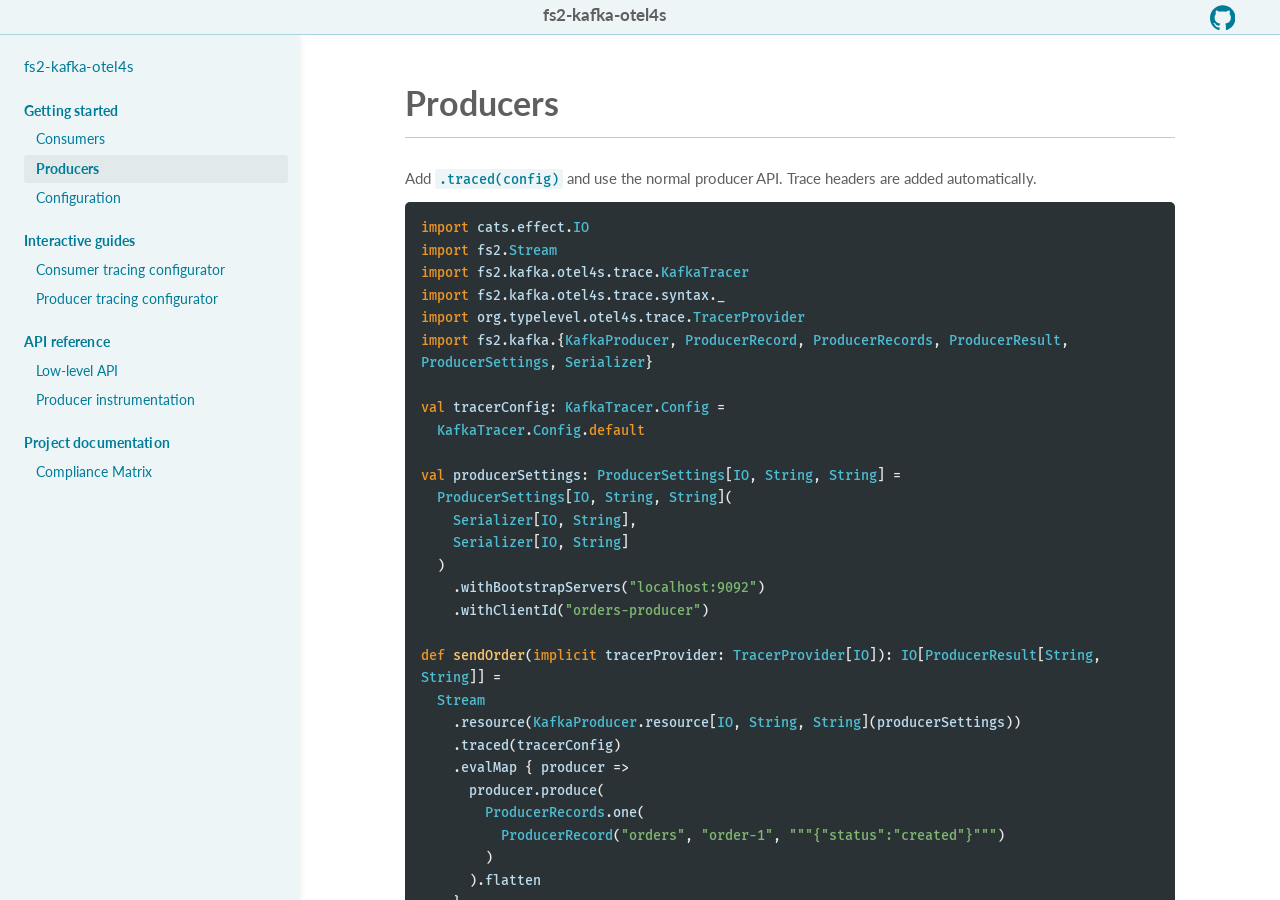
<file: getting-started/producers.html>
<!DOCTYPE html>
<html lang="en">
  
  <head>
  <meta http-equiv="Content-Type" content="text/html; charset=UTF-8">
  <meta charset="utf-8">
  <meta name="viewport" content="width=device-width, initial-scale=1.0">
  <meta name="generator" content="Typelevel Laika + Helium Theme" />
  <title>Producers</title>
  
  <meta name="author" content="Maksym Ochenashko"/>
  
  <meta name="author" content="Maksym Ochenashko"/>
  
  
  <meta name="description" content="site"/>
  
  
  
  
  <link rel="stylesheet" href="https://fonts.googleapis.com/css?family=Lato:400,700">
  
  <link rel="stylesheet" href="https://fonts.googleapis.com/css?family=Fira+Mono:500">
  
  <link rel="stylesheet" type="text/css" href="../helium/site/icofont.min.css" />
    <link rel="stylesheet" type="text/css" href="../helium/site/laika-helium.css" />
    <link rel="stylesheet" type="text/css" href="../site.css" />
    <link rel="stylesheet" type="text/css" href="../assets/tracing-explorer.css" />
  <script src="../helium/site/laika-helium.js"></script>
    <script src="../assets/tracing-explorer.js"></script>
    <script src="../assets/consumer-spans.js"></script>
    <script src="../assets/producer-spans.js"></script>
  
  
  <script> /* for avoiding page load transitions */ </script>
</head>

  <body>

    <header id="top-bar" class="light-default dark-default">

  <div class="row">
    <a id="nav-icon">
      <i class="icofont-laika navigationMenu" title="Navigation">&#xefa2;</i>
    </a>
    
    
  </div>

  <a class="text-link" href="../">fs2-kafka-otel4s</a>

  <div class="row links">
    
    <a class="icon-link svg-link" href="https://github.com/iRevive/fs2-kafka-otel4s"><span class="github" title="Source Code"><svg class="svg-icon" width="100%" height="100%" viewBox="0 0 100 100" version="1.1" xmlns="http://www.w3.org/2000/svg" xml:space="preserve" style="fill-rule:evenodd;clip-rule:evenodd;stroke-linejoin:round;stroke-miterlimit:2;">
  <g class="svg-shape">
    <path d="M49.995,1c-27.609,-0 -49.995,22.386 -49.995,50.002c-0,22.09 14.325,40.83 34.194,47.444c2.501,0.458 3.413,-1.086 3.413,-2.412c0,-1.185 -0.043,-4.331 -0.067,-8.503c-13.908,3.021 -16.843,-6.704 -16.843,-6.704c-2.274,-5.773 -5.552,-7.311 -5.552,-7.311c-4.54,-3.103 0.344,-3.042 0.344,-3.042c5.018,0.356 7.658,5.154 7.658,5.154c4.46,7.64 11.704,5.433 14.552,4.156c0.454,-3.232 1.744,-5.436 3.174,-6.685c-11.102,-1.262 -22.775,-5.553 -22.775,-24.713c-0,-5.457 1.949,-9.92 5.147,-13.416c-0.516,-1.265 -2.231,-6.348 0.488,-13.233c0,0 4.199,-1.344 13.751,5.126c3.988,-1.108 8.266,-1.663 12.518,-1.682c4.245,0.019 8.523,0.574 12.517,1.682c9.546,-6.47 13.736,-5.126 13.736,-5.126c2.728,6.885 1.013,11.968 0.497,13.233c3.204,3.496 5.141,7.959 5.141,13.416c0,19.209 -11.691,23.436 -22.83,24.673c1.795,1.544 3.394,4.595 3.394,9.26c0,6.682 -0.061,12.076 -0.061,13.715c0,1.338 0.899,2.894 3.438,2.406c19.853,-6.627 34.166,-25.354 34.166,-47.438c-0,-27.616 -22.389,-50.002 -50.005,-50.002"/>
  </g>
</svg></span></a>
    
  </div>  

</header>
    
    <nav id="sidebar">

  <div class="row">
    
    <a class="icon-link svg-link" href="https://github.com/iRevive/fs2-kafka-otel4s"><span class="github" title="Source Code"><svg class="svg-icon" width="100%" height="100%" viewBox="0 0 100 100" version="1.1" xmlns="http://www.w3.org/2000/svg" xml:space="preserve" style="fill-rule:evenodd;clip-rule:evenodd;stroke-linejoin:round;stroke-miterlimit:2;">
  <g class="svg-shape">
    <path d="M49.995,1c-27.609,-0 -49.995,22.386 -49.995,50.002c-0,22.09 14.325,40.83 34.194,47.444c2.501,0.458 3.413,-1.086 3.413,-2.412c0,-1.185 -0.043,-4.331 -0.067,-8.503c-13.908,3.021 -16.843,-6.704 -16.843,-6.704c-2.274,-5.773 -5.552,-7.311 -5.552,-7.311c-4.54,-3.103 0.344,-3.042 0.344,-3.042c5.018,0.356 7.658,5.154 7.658,5.154c4.46,7.64 11.704,5.433 14.552,4.156c0.454,-3.232 1.744,-5.436 3.174,-6.685c-11.102,-1.262 -22.775,-5.553 -22.775,-24.713c-0,-5.457 1.949,-9.92 5.147,-13.416c-0.516,-1.265 -2.231,-6.348 0.488,-13.233c0,0 4.199,-1.344 13.751,5.126c3.988,-1.108 8.266,-1.663 12.518,-1.682c4.245,0.019 8.523,0.574 12.517,1.682c9.546,-6.47 13.736,-5.126 13.736,-5.126c2.728,6.885 1.013,11.968 0.497,13.233c3.204,3.496 5.141,7.959 5.141,13.416c0,19.209 -11.691,23.436 -22.83,24.673c1.795,1.544 3.394,4.595 3.394,9.26c0,6.682 -0.061,12.076 -0.061,13.715c0,1.338 0.899,2.894 3.438,2.406c19.853,-6.627 34.166,-25.354 34.166,-47.438c-0,-27.616 -22.389,-50.002 -50.005,-50.002"/>
  </g>
</svg></span></a>
    
  </div>

  <ul class="nav-list">
    <li class="level1 nav-leaf"><a href="../">fs2-kafka-otel4s</a></li>
    <li class="level1 nav-header">Getting started</li>
    <li class="level2 nav-leaf"><a href="consumers.html">Consumers</a></li>
    <li class="level2 active nav-leaf"><a href="#">Producers</a></li>
    <li class="level2 nav-leaf"><a href="configuration.html">Configuration</a></li>
    <li class="level1 nav-header">Interactive guides</li>
    <li class="level2 nav-leaf"><a href="../interactive-guides/consumer-tracing.html">Consumer tracing configurator</a></li>
    <li class="level2 nav-leaf"><a href="../interactive-guides/producer-tracing.html">Producer tracing configurator</a></li>
    <li class="level1 nav-header">API reference</li>
    <li class="level2 nav-leaf"><a href="../reference/low-level-api.html">Low-level API</a></li>
    <li class="level2 nav-leaf"><a href="../reference/producer-instrumentation.html">Producer instrumentation</a></li>
    <li class="level1 nav-header">Project documentation</li>
    <li class="level2 nav-leaf"><a href="../project/compliance-matrix.html">Compliance Matrix</a></li>
  </ul>

</nav>

    <div id="container">

      
<nav id="page-nav">
  <p class="header"><a href="#">Producers</a></p>

  <ul class="nav-list">
    <li class="level1 nav-leaf"><a href="#single-record-spans">Single-record spans</a></li>
    <li class="level1 nav-leaf"><a href="#batch-modes">Batch modes</a></li>
    <li class="level1 nav-leaf"><a href="#transactions">Transactions</a></li>
  </ul>

  <p class="footer"></p>
</nav>


      <main class="content">

        <h1 id="producers" class="title">Producers</h1>
        <p>Add <code>.traced(config)</code> and use the normal producer API. Trace headers are added automatically.</p>
        <pre><code class="nohighlight"><span class="keyword">import</span><span> </span><span class="identifier">cats</span><span>.</span><span class="identifier">effect</span><span>.</span><span class="type-name">IO</span><span>
</span><span class="keyword">import</span><span> </span><span class="identifier">fs2</span><span>.</span><span class="type-name">Stream</span><span>
</span><span class="keyword">import</span><span> </span><span class="identifier">fs2</span><span>.</span><span class="identifier">kafka</span><span>.</span><span class="identifier">otel4s</span><span>.</span><span class="identifier">trace</span><span>.</span><span class="type-name">KafkaTracer</span><span>
</span><span class="keyword">import</span><span> </span><span class="identifier">fs2</span><span>.</span><span class="identifier">kafka</span><span>.</span><span class="identifier">otel4s</span><span>.</span><span class="identifier">trace</span><span>.</span><span class="identifier">syntax</span><span>.</span><span class="identifier">_</span><span>
</span><span class="keyword">import</span><span> </span><span class="identifier">org</span><span>.</span><span class="identifier">typelevel</span><span>.</span><span class="identifier">otel4s</span><span>.</span><span class="identifier">trace</span><span>.</span><span class="type-name">TracerProvider</span><span>
</span><span class="keyword">import</span><span> </span><span class="identifier">fs2</span><span>.</span><span class="identifier">kafka</span><span>.{</span><span class="type-name">KafkaProducer</span><span>, </span><span class="type-name">ProducerRecord</span><span>, </span><span class="type-name">ProducerRecords</span><span>, </span><span class="type-name">ProducerResult</span><span>, </span><span class="type-name">ProducerSettings</span><span>, </span><span class="type-name">Serializer</span><span>}

</span><span class="keyword">val</span><span> </span><span class="identifier">tracerConfig</span><span>: </span><span class="type-name">KafkaTracer</span><span>.</span><span class="type-name">Config</span><span> =
  </span><span class="type-name">KafkaTracer</span><span>.</span><span class="type-name">Config</span><span>.</span><span class="keyword">default</span><span>

</span><span class="keyword">val</span><span> </span><span class="identifier">producerSettings</span><span>: </span><span class="type-name">ProducerSettings</span><span>[</span><span class="type-name">IO</span><span>, </span><span class="type-name">String</span><span>, </span><span class="type-name">String</span><span>] =
  </span><span class="type-name">ProducerSettings</span><span>[</span><span class="type-name">IO</span><span>, </span><span class="type-name">String</span><span>, </span><span class="type-name">String</span><span>](
    </span><span class="type-name">Serializer</span><span>[</span><span class="type-name">IO</span><span>, </span><span class="type-name">String</span><span>],
    </span><span class="type-name">Serializer</span><span>[</span><span class="type-name">IO</span><span>, </span><span class="type-name">String</span><span>]
  )
    .</span><span class="identifier">withBootstrapServers</span><span>(</span><span class="string-literal">&quot;localhost:9092&quot;</span><span>)
    .</span><span class="identifier">withClientId</span><span>(</span><span class="string-literal">&quot;orders-producer&quot;</span><span>)

</span><span class="keyword">def</span><span> </span><span class="declaration-name">sendOrder</span><span>(</span><span class="keyword">implicit</span><span> </span><span class="identifier">tracerProvider</span><span>: </span><span class="type-name">TracerProvider</span><span>[</span><span class="type-name">IO</span><span>]): </span><span class="type-name">IO</span><span>[</span><span class="type-name">ProducerResult</span><span>[</span><span class="type-name">String</span><span>, </span><span class="type-name">String</span><span>]] =
  </span><span class="type-name">Stream</span><span>
    .</span><span class="identifier">resource</span><span>(</span><span class="type-name">KafkaProducer</span><span>.</span><span class="identifier">resource</span><span>[</span><span class="type-name">IO</span><span>, </span><span class="type-name">String</span><span>, </span><span class="type-name">String</span><span>](</span><span class="identifier">producerSettings</span><span>))
    .</span><span class="identifier">traced</span><span>(</span><span class="identifier">tracerConfig</span><span>)
    .</span><span class="identifier">evalMap</span><span> { </span><span class="identifier">producer</span><span> =&gt;
      </span><span class="identifier">producer</span><span>.</span><span class="identifier">produce</span><span>(
        </span><span class="type-name">ProducerRecords</span><span>.</span><span class="identifier">one</span><span>(
          </span><span class="type-name">ProducerRecord</span><span>(</span><span class="string-literal">&quot;orders&quot;</span><span>, </span><span class="string-literal">&quot;order-1&quot;</span><span>, </span><span class="string-literal">&quot;&quot;&quot;{&quot;status&quot;:&quot;created&quot;}&quot;&quot;&quot;</span><span>)
        )
      ).</span><span class="identifier">flatten</span><span>
    }
    .</span><span class="identifier">compile</span><span>
    .</span><span class="identifier">onlyOrError</span></code></pre>
        <p>Use <code>.produce(records).flatten</code> to submit records and wait for Kafka to acknowledge them.
        The send span ends after acknowledgment.</p>
        <p>Use the <a href="../interactive-guides/producer-tracing.html">interactive guide</a> to compare spans and outgoing headers.</p>
        
        <h2 id="single-record-spans" class="section"><a class="anchor-link left" href="#single-record-spans"><i class="icofont-laika link">&#xef71;</i></a>Single-record spans</h2>
        <p>For one record without existing trace headers:</p>
        <pre class="keep-together pdf epub"><code class="text">                         time --&gt;
                    +----------------+--------------------+
work                | submit records | await Kafka ack    |
                    +----------------+--------------------+

Span lifetime
-----------------------------------------------------------
  send orders       [======================================]

The send span&#39;s context is injected into the record headers.</code></pre>
        
        <h2 id="batch-modes" class="section"><a class="anchor-link left" href="#batch-modes"><i class="icofont-laika link">&#xef71;</i></a>Batch modes</h2>
        <p>For batches without trace headers:</p>
        <ul>
          <li><code>PerRecordSpans</code> (default) gives each record its own context.</li>
          <li><code>SharedSendSpan</code> uses one send context for all records, creating fewer spans.</li>
        </ul>
        <pre class="keep-together pdf epub"><code class="text">PerRecordSpans (default)            SharedSendSpan

  create orders (m1)                 send orders
  create orders (m2)                 context injected into m1, m2
  send orders
  links to both create contexts

Create and send use the active application span as parent, if present.
Rows show relationships. They do not show timing.</code></pre>
        <p>Existing recognized record trace context is preserved and linked from the send span. A single record with existing
        context produces a <code>CLIENT</code> send span; without it, a <code>PRODUCER</code> send span. See
        <a href="../reference/producer-instrumentation.html">Producer instrumentation</a> for the full batch matrix, attributes, errors, and
        transactional behavior.</p>
        
        <h2 id="transactions" class="section"><a class="anchor-link left" href="#transactions"><i class="icofont-laika link">&#xef71;</i></a>Transactions</h2>
        <p>Transactional APIs remain available on the traced producer:</p>
        <pre class="keep-together pdf epub"><code class="nohighlight"><span class="keyword">import</span><span> </span><span class="identifier">fs2</span><span>.</span><span class="identifier">kafka</span><span>.</span><span class="identifier">otel4s</span><span>.</span><span class="identifier">trace</span><span>.</span><span class="type-name">TracedKafkaProducer</span><span>

</span><span class="keyword">def</span><span> </span><span class="declaration-name">sendTransactionally</span><span>(
    </span><span class="identifier">producer</span><span>: </span><span class="type-name">TracedKafkaProducer</span><span>[</span><span class="type-name">IO</span><span>, </span><span class="type-name">String</span><span>, </span><span class="type-name">String</span><span>]
): </span><span class="type-name">IO</span><span>[</span><span class="type-name">ProducerResult</span><span>[</span><span class="type-name">String</span><span>, </span><span class="type-name">String</span><span>]] =
  </span><span class="identifier">producer</span><span>.</span><span class="identifier">produceTransactionally</span><span>(
    </span><span class="type-name">ProducerRecords</span><span>.</span><span class="identifier">one</span><span>(</span><span class="type-name">ProducerRecord</span><span>(</span><span class="string-literal">&quot;orders&quot;</span><span>, </span><span class="string-literal">&quot;order-1&quot;</span><span>, </span><span class="string-literal">&quot;&quot;&quot;{&quot;status&quot;:&quot;created&quot;}&quot;&quot;&quot;</span><span>))
  )</span></code></pre>
        <p>Use producer settings configured for transactions when calling transactional APIs.</p>
        <p>For tracing policy, see <a href="configuration.html">Configuration</a>. For explicit operation handles, see the <a href="../reference/low-level-api.html">Low-level API</a>.</p>

        
<hr class="footer-rule"/>
<footer>
  Site generated by <a href="https://typelevel.org/Laika/">Laika</a> with the Helium theme.
</footer>


      </main>

    </div>

  </body>

</html>
</file>
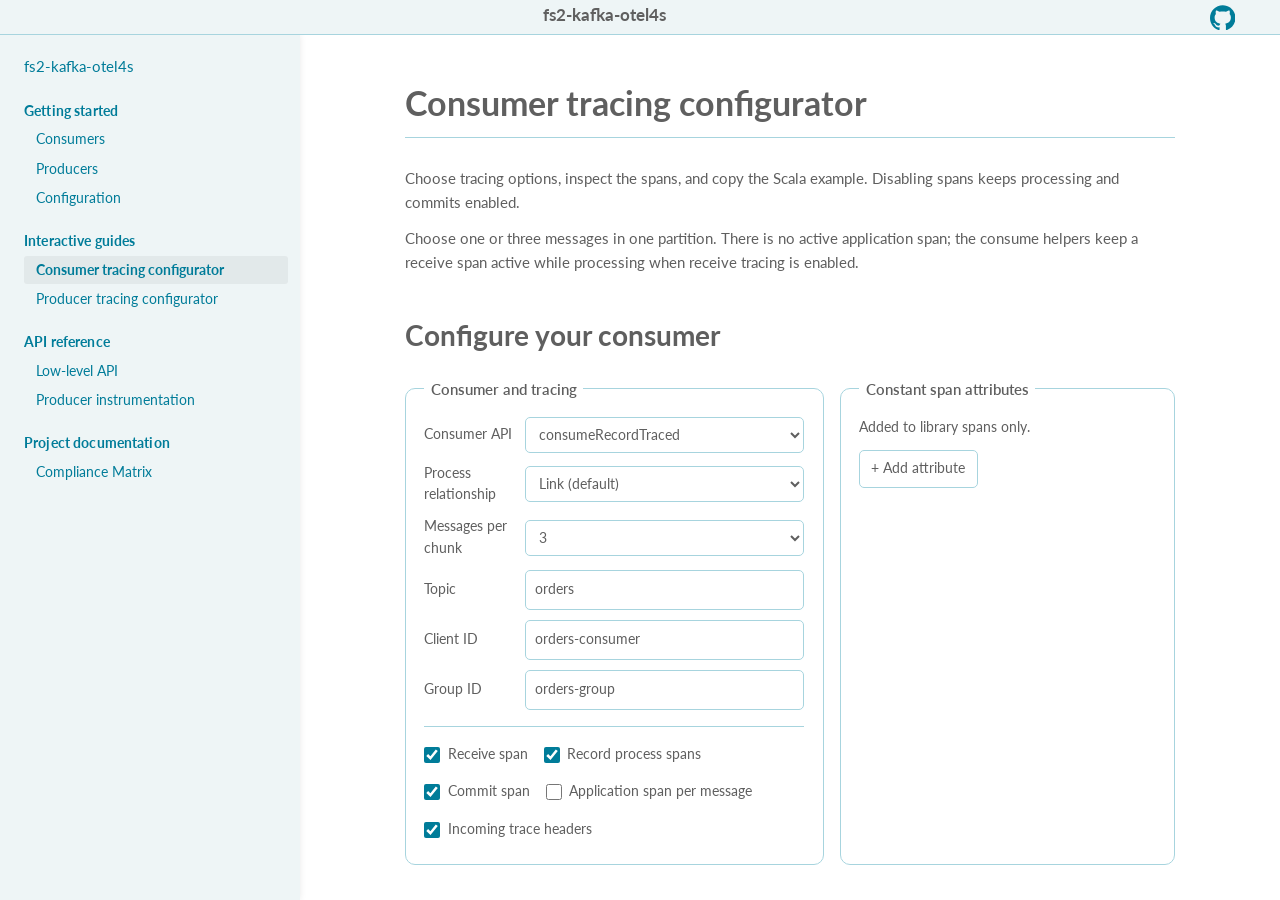
<file: interactive-guides/consumer-tracing.html>
<!DOCTYPE html>
<html lang="en">
  
  <head>
  <meta http-equiv="Content-Type" content="text/html; charset=UTF-8">
  <meta charset="utf-8">
  <meta name="viewport" content="width=device-width, initial-scale=1.0">
  <meta name="generator" content="Typelevel Laika + Helium Theme" />
  <title>Consumer tracing configurator</title>
  
  <meta name="author" content="Maksym Ochenashko"/>
  
  <meta name="author" content="Maksym Ochenashko"/>
  
  
  <meta name="description" content="site"/>
  
  
  
  
  <link rel="stylesheet" href="https://fonts.googleapis.com/css?family=Lato:400,700">
  
  <link rel="stylesheet" href="https://fonts.googleapis.com/css?family=Fira+Mono:500">
  
  <link rel="stylesheet" type="text/css" href="../helium/site/icofont.min.css" />
    <link rel="stylesheet" type="text/css" href="../helium/site/laika-helium.css" />
    <link rel="stylesheet" type="text/css" href="../site.css" />
    <link rel="stylesheet" type="text/css" href="../assets/tracing-explorer.css" />
  <script src="../helium/site/laika-helium.js"></script>
    <script src="../assets/tracing-explorer.js"></script>
    <script src="../assets/consumer-spans.js"></script>
    <script src="../assets/producer-spans.js"></script>
  
  
  <script> /* for avoiding page load transitions */ </script>
</head>

  <body>

    <header id="top-bar" class="light-default dark-default">

  <div class="row">
    <a id="nav-icon">
      <i class="icofont-laika navigationMenu" title="Navigation">&#xefa2;</i>
    </a>
    
    
  </div>

  <a class="text-link" href="../">fs2-kafka-otel4s</a>

  <div class="row links">
    
    <a class="icon-link svg-link" href="https://github.com/iRevive/fs2-kafka-otel4s"><span class="github" title="Source Code"><svg class="svg-icon" width="100%" height="100%" viewBox="0 0 100 100" version="1.1" xmlns="http://www.w3.org/2000/svg" xml:space="preserve" style="fill-rule:evenodd;clip-rule:evenodd;stroke-linejoin:round;stroke-miterlimit:2;">
  <g class="svg-shape">
    <path d="M49.995,1c-27.609,-0 -49.995,22.386 -49.995,50.002c-0,22.09 14.325,40.83 34.194,47.444c2.501,0.458 3.413,-1.086 3.413,-2.412c0,-1.185 -0.043,-4.331 -0.067,-8.503c-13.908,3.021 -16.843,-6.704 -16.843,-6.704c-2.274,-5.773 -5.552,-7.311 -5.552,-7.311c-4.54,-3.103 0.344,-3.042 0.344,-3.042c5.018,0.356 7.658,5.154 7.658,5.154c4.46,7.64 11.704,5.433 14.552,4.156c0.454,-3.232 1.744,-5.436 3.174,-6.685c-11.102,-1.262 -22.775,-5.553 -22.775,-24.713c-0,-5.457 1.949,-9.92 5.147,-13.416c-0.516,-1.265 -2.231,-6.348 0.488,-13.233c0,0 4.199,-1.344 13.751,5.126c3.988,-1.108 8.266,-1.663 12.518,-1.682c4.245,0.019 8.523,0.574 12.517,1.682c9.546,-6.47 13.736,-5.126 13.736,-5.126c2.728,6.885 1.013,11.968 0.497,13.233c3.204,3.496 5.141,7.959 5.141,13.416c0,19.209 -11.691,23.436 -22.83,24.673c1.795,1.544 3.394,4.595 3.394,9.26c0,6.682 -0.061,12.076 -0.061,13.715c0,1.338 0.899,2.894 3.438,2.406c19.853,-6.627 34.166,-25.354 34.166,-47.438c-0,-27.616 -22.389,-50.002 -50.005,-50.002"/>
  </g>
</svg></span></a>
    
  </div>  

</header>
    
    <nav id="sidebar">

  <div class="row">
    
    <a class="icon-link svg-link" href="https://github.com/iRevive/fs2-kafka-otel4s"><span class="github" title="Source Code"><svg class="svg-icon" width="100%" height="100%" viewBox="0 0 100 100" version="1.1" xmlns="http://www.w3.org/2000/svg" xml:space="preserve" style="fill-rule:evenodd;clip-rule:evenodd;stroke-linejoin:round;stroke-miterlimit:2;">
  <g class="svg-shape">
    <path d="M49.995,1c-27.609,-0 -49.995,22.386 -49.995,50.002c-0,22.09 14.325,40.83 34.194,47.444c2.501,0.458 3.413,-1.086 3.413,-2.412c0,-1.185 -0.043,-4.331 -0.067,-8.503c-13.908,3.021 -16.843,-6.704 -16.843,-6.704c-2.274,-5.773 -5.552,-7.311 -5.552,-7.311c-4.54,-3.103 0.344,-3.042 0.344,-3.042c5.018,0.356 7.658,5.154 7.658,5.154c4.46,7.64 11.704,5.433 14.552,4.156c0.454,-3.232 1.744,-5.436 3.174,-6.685c-11.102,-1.262 -22.775,-5.553 -22.775,-24.713c-0,-5.457 1.949,-9.92 5.147,-13.416c-0.516,-1.265 -2.231,-6.348 0.488,-13.233c0,0 4.199,-1.344 13.751,5.126c3.988,-1.108 8.266,-1.663 12.518,-1.682c4.245,0.019 8.523,0.574 12.517,1.682c9.546,-6.47 13.736,-5.126 13.736,-5.126c2.728,6.885 1.013,11.968 0.497,13.233c3.204,3.496 5.141,7.959 5.141,13.416c0,19.209 -11.691,23.436 -22.83,24.673c1.795,1.544 3.394,4.595 3.394,9.26c0,6.682 -0.061,12.076 -0.061,13.715c0,1.338 0.899,2.894 3.438,2.406c19.853,-6.627 34.166,-25.354 34.166,-47.438c-0,-27.616 -22.389,-50.002 -50.005,-50.002"/>
  </g>
</svg></span></a>
    
  </div>

  <ul class="nav-list">
    <li class="level1 nav-leaf"><a href="../">fs2-kafka-otel4s</a></li>
    <li class="level1 nav-header">Getting started</li>
    <li class="level2 nav-leaf"><a href="../getting-started/consumers.html">Consumers</a></li>
    <li class="level2 nav-leaf"><a href="../getting-started/producers.html">Producers</a></li>
    <li class="level2 nav-leaf"><a href="../getting-started/configuration.html">Configuration</a></li>
    <li class="level1 nav-header">Interactive guides</li>
    <li class="level2 active nav-leaf"><a href="#">Consumer tracing configurator</a></li>
    <li class="level2 nav-leaf"><a href="producer-tracing.html">Producer tracing configurator</a></li>
    <li class="level1 nav-header">API reference</li>
    <li class="level2 nav-leaf"><a href="../reference/low-level-api.html">Low-level API</a></li>
    <li class="level2 nav-leaf"><a href="../reference/producer-instrumentation.html">Producer instrumentation</a></li>
    <li class="level1 nav-header">Project documentation</li>
    <li class="level2 nav-leaf"><a href="../project/compliance-matrix.html">Compliance Matrix</a></li>
  </ul>

</nav>

    <div id="container">

      
<nav id="page-nav">
  <p class="header"><a href="#">Consumer tracing configurator</a></p>

  <ul class="nav-list">
    <li class="level1 nav-leaf"><a href="#configure-your-consumer">Configure your consumer</a></li>
    <li class="level1 nav-node"><a href="#trace-timeline">Trace timeline</a></li>
    <li class="level2 nav-leaf"><a href="#incoming-message-contexts">Incoming message contexts</a></li>
    <li class="level1 nav-leaf"><a href="#generated-scala">Generated Scala</a></li>
    <li class="level1 nav-leaf"><a href="#choose-a-consumer-api">Choose a consumer API</a></li>
    <li class="level1 nav-leaf"><a href="#configure-spans-independently">Configure spans independently</a></li>
    <li class="level1 nav-leaf"><a href="#choose-a-process-relationship">Choose a process relationship</a></li>
    <li class="level1 nav-leaf"><a href="#add-child-spans-around-selected-work">Add child spans around selected work</a></li>
    <li class="level1 nav-leaf"><a href="#read-the-relationships">Read the relationships</a></li>
  </ul>

  <p class="footer"></p>
</nav>


      <main class="content">

        <h1 id="consumer-tracing-configurator" class="title">Consumer tracing configurator</h1>
        <p>Choose tracing options, inspect the spans, and copy the Scala example.
        Disabling spans keeps processing and commits enabled.</p>
        <p>Choose one or three messages in one partition. There is no active application span; the consume helpers keep a
        receive span active while processing when receive tracing is enabled.</p>
        
        <h2 id="configure-your-consumer" class="section"><a class="anchor-link left" href="#configure-your-consumer"><i class="icofont-laika link">&#xef71;</i></a>Configure your consumer</h2>
        <div class="tracing-explorer" data-consumer-explorer data-explorer-panel hidden>
          <div class="ce-picker">
            <fieldset class="ce-controls">
              <legend>Consumer and tracing</legend>
              <label>Consumer API <select data-option="method"><option value="record">consumeRecordTraced</option><option value="chunk">consumeChunkTraced</option><option value="stream">recordsTraced</option></select></label>
              <label>Process relationship <select data-option="relationship"><option value="Link">Link (default)</option><option value="ParentFromRecord">ParentFromRecord</option></select></label>
              <label>Messages per chunk <select data-option="count"><option value="1">1</option><option value="3" selected>3</option></select></label>
              <label>Topic <input data-option="topic" value="orders"></label>
              <label>Client ID <input data-option="clientId" value="orders-consumer"></label>
              <label>Group ID <input data-option="groupId" value="orders-group"></label>
              <div class="ce-toggles">
                <label><input type="checkbox" data-option="receive" checked> Receive span</label>
                <label><input type="checkbox" data-option="process" checked> <span data-process-label>Record process spans</span></label>
                <label data-commit-control><input type="checkbox" data-option="commit" checked> Commit span</label>
                <label><input type="checkbox" data-option="children"> Application span per message</label>
                <label><input type="checkbox" data-option="incoming" checked> Incoming trace headers</label>
              </div>
            </fieldset>
            <fieldset class="ce-constants">
              <legend>Constant span attributes</legend>
              <p>Added to library spans only.</p>
              <div data-attribute-editor></div>
              <button type="button" data-add-attribute>+ Add attribute</button>
              <p data-errors role="status"></p>
            </fieldset>
          </div>
        </div>
        
        <h2 id="trace-timeline" class="section"><a class="anchor-link left" href="#trace-timeline"><i class="icofont-laika link">&#xef71;</i></a>Trace timeline</h2>
        <p>Expand a span to see its attributes and parent. Follow a link to see the message context.</p>
        <div class="tracing-explorer" data-explorer-panel hidden>
          <p><strong>Input:</strong> <code data-input></code></p>
          <div class="ce-work" data-work></div>
          <p class="ce-muted" data-completion></p>
          <div class="ce-span-row ce-heading"><strong>Span</strong><div class="ce-axis" data-axis></div><strong>Duration</strong><strong class="ce-links-heading">Links</strong></div>
          <div data-spans></div>
          <p class="ce-muted" data-parentage></p>
          <p class="ce-muted" data-incoming></p>
          <p class="ce-muted">Sample times and contexts. Indentation shows parent-child relationships.</p>
        </div>
        
        <h3 id="incoming-message-contexts" class="section"><a class="anchor-link left" href="#incoming-message-contexts"><i class="icofont-laika link">&#xef71;</i></a>Incoming message contexts</h3>
        <p>Consumer spans retain links to these contexts in both relationship modes. With <code>ParentFromRecord</code>, single-record
        and singleton batch process spans also use the corresponding context as parent, continuing its trace.</p>
        <div class="tracing-explorer ce-contexts" data-explorer-panel data-contexts hidden></div>
        
        <h2 id="generated-scala" class="section"><a class="anchor-link left" href="#generated-scala"><i class="icofont-laika link">&#xef71;</i></a>Generated Scala</h2>
        <p>Supply a configured otel4s <code>TracerProvider</code>. Run Kafka at <code>localhost:9092</code> and create the selected topic.</p>
        <div class="tracing-explorer" data-explorer-panel hidden>
          <div class="ce-code-actions"><button type="button" data-copy>Copy code</button><span data-copy-status role="status"></span></div>
          <pre><code class="language-scala" data-code></code></pre>
        </div>
        <p><noscript><p>The interactive selector requires JavaScript. The span behavior is described below.</p></noscript></p>
        <p>For complete handler examples and span diagrams, see <a href="../getting-started/consumers.html">Consumers</a>.
        For shared tracing options, see <a href="../getting-started/configuration.html">Configuration</a>.</p>
        
        <h2 id="choose-a-consumer-api" class="section"><a class="anchor-link left" href="#choose-a-consumer-api"><i class="icofont-laika link">&#xef71;</i></a>Choose a consumer API</h2>
        <table>
          <thead>
            <tr>
              <th>API</th>
              <th>Handler calls</th>
              <th>Process spans</th>
              <th>Commits</th>
            </tr>
          </thead>
          <tbody>
            <tr>
              <td><code>consumeRecordTraced</code></td>
              <td>Once per record</td>
              <td>One per record</td>
              <td>After all handlers in the chunk succeed</td>
            </tr>
            <tr>
              <td><code>consumeChunkTraced</code></td>
              <td>Once per chunk</td>
              <td>One for the entire chunk</td>
              <td>After the chunk handler succeeds</td>
            </tr>
            <tr>
              <td><code>recordsTraced</code></td>
              <td>Once per record</td>
              <td>One per record</td>
              <td>You choose a downstream commit pipe</td>
            </tr>
          </tbody>
        </table>
        <p>The consume helpers keep receive open during processing, then commit after it ends.
        A failed or canceled handler skips the commit. With <code>recordsTraced</code>, receive ends before processing.</p>
        <p>The stream example uses <code>consumer.spans.commitBatchWithin</code> for traced commits. Disabling commit spans
        switches to the standard fs2-kafka pipe. Both pipes commit offsets.</p>
        
        <h2 id="configure-spans-independently" class="section"><a class="anchor-link left" href="#configure-spans-independently"><i class="icofont-laika link">&#xef71;</i></a>Configure spans independently</h2>
        <p>Return <code>None</code> from a setup function to disable a span. For example, disable the batch process span:</p>
        <pre class="keep-together pdf epub"><code class="nohighlight"><span class="keyword">import</span><span> </span><span class="identifier">fs2</span><span>.</span><span class="identifier">kafka</span><span>.</span><span class="identifier">otel4s</span><span>.</span><span class="identifier">trace</span><span>.</span><span class="type-name">KafkaTracer</span><span>

</span><span class="keyword">val</span><span> </span><span class="identifier">manualRecordConfig</span><span> =
  </span><span class="type-name">KafkaTracer</span><span>.</span><span class="type-name">Config</span><span>
    .</span><span class="keyword">default</span><span>
    .</span><span class="identifier">withBatchProcessSpanSetup</span><span>(</span><span class="identifier">_</span><span> =&gt; </span><span class="type-name">None</span><span>)</span></code></pre>
        <table>
          <thead>
            <tr>
              <th>Configuration</th>
              <th>Affects</th>
            </tr>
          </thead>
          <tbody>
            <tr>
              <td><code>withReceiveSpanSetup</code> / <code>withoutReceiveSpans</code></td>
              <td>Receive spans</td>
            </tr>
            <tr>
              <td><code>withProcessSpanSetup</code></td>
              <td>Single-record process spans</td>
            </tr>
            <tr>
              <td><code>withBatchProcessSpanSetup</code></td>
              <td>Batch process spans</td>
            </tr>
            <tr>
              <td><code>withoutProcessSpans</code></td>
              <td>Both single-record and batch process spans</td>
            </tr>
            <tr>
              <td><code>withCommitSpanSetup</code> / <code>withoutCommitSpans</code></td>
              <td>Commit spans</td>
            </tr>
          </tbody>
        </table>
        <p><code>KafkaTracer.noop</code> disables both spans and propagation.</p>
        
        <h2 id="choose-a-process-relationship" class="section"><a class="anchor-link left" href="#choose-a-process-relationship"><i class="icofont-laika link">&#xef71;</i></a>Choose a process relationship</h2>
        <p><code>Link</code> creates linked roots. <code>ParentFromRecord</code> continues the message trace for single-record processing and
        singleton batches, retaining message links. Missing or invalid headers produce a root; multiple-record batches
        remain linked roots.</p>
        <pre class="keep-together pdf epub"><code class="nohighlight"><span class="keyword">import</span><span> </span><span class="identifier">fs2</span><span>.</span><span class="identifier">kafka</span><span>.</span><span class="identifier">otel4s</span><span>.</span><span class="identifier">trace</span><span>.</span><span class="type-name">ProcessSpanRelationship</span><span>

</span><span class="keyword">val</span><span> </span><span class="identifier">parentedProcessingConfig</span><span> =
  </span><span class="type-name">KafkaTracer</span><span>.</span><span class="type-name">Config</span><span>.</span><span class="keyword">default</span><span>
    .</span><span class="identifier">withProcessSpanSetup</span><span> { </span><span class="identifier">ctx</span><span> =&gt;
      </span><span class="type-name">KafkaTracer</span><span>.</span><span class="type-name">Config</span><span>.</span><span class="type-name">Defaults</span><span>.</span><span class="identifier">processSpanSetup</span><span>(</span><span class="identifier">ctx</span><span>)
        .</span><span class="identifier">map</span><span>(</span><span class="identifier">_</span><span>.</span><span class="identifier">withRelationship</span><span>(</span><span class="type-name">ProcessSpanRelationship</span><span>.</span><span class="type-name">ParentFromRecord</span><span>))
    }</span></code></pre>
        <p>Set the relationship on the setup returned by <code>withProcessSpanSetup</code>, or independently by
        <code>withBatchProcessSpanSetup</code> for chunk processing. The setup can choose a relationship per topic or other metadata.</p>
        <p>Parented spans also link to an active receive span. With <code>recordsTraced</code>, receive has already ended.
        Receive and commit behavior stays the same.</p>
        <p>Try <code>ParentFromRecord</code> with <code>consumeChunkTraced</code>, then switch between one and three messages to compare parenting.</p>
        
        <h2 id="add-child-spans-around-selected-work" class="section"><a class="anchor-link left" href="#add-child-spans-around-selected-work"><i class="icofont-laika link">&#xef71;</i></a>Add child spans around selected work</h2>
        <p>Enable “Application span per message” with any consumer API to wrap each handler in an application span.
        With record APIs, each application span is a child of its library process span. With the chunk API,
        application spans are children of the batch process span. They inherit its trace, including when the process
        span uses <code>ParentFromRecord</code>.</p>
        <p>A chunk handler can also select records before processing. This example keeps the latest record per key
        and adds an application span for each selected record:</p>
        <pre><code class="nohighlight"><span class="keyword">import</span><span> </span><span class="identifier">cats</span><span>.</span><span class="identifier">effect</span><span>.</span><span class="type-name">IO</span><span>
</span><span class="keyword">import</span><span> </span><span class="identifier">cats</span><span>.</span><span class="identifier">syntax</span><span>.</span><span class="identifier">all</span><span>.</span><span class="identifier">_</span><span>
</span><span class="keyword">import</span><span> </span><span class="identifier">fs2</span><span>.</span><span class="type-name">Chunk</span><span>
</span><span class="keyword">import</span><span> </span><span class="identifier">fs2</span><span>.</span><span class="identifier">kafka</span><span>.</span><span class="type-name">ConsumerRecord</span><span>
</span><span class="keyword">import</span><span> </span><span class="identifier">fs2</span><span>.</span><span class="identifier">kafka</span><span>.</span><span class="identifier">consumer</span><span>.</span><span class="type-name">KafkaConsumeChunk</span><span>.</span><span class="type-name">CommitNow</span><span>
</span><span class="keyword">import</span><span> </span><span class="identifier">fs2</span><span>.</span><span class="identifier">kafka</span><span>.</span><span class="identifier">otel4s</span><span>.</span><span class="identifier">trace</span><span>.</span><span class="type-name">TracedKafkaConsumer</span><span>
</span><span class="keyword">import</span><span> </span><span class="identifier">org</span><span>.</span><span class="identifier">typelevel</span><span>.</span><span class="identifier">otel4s</span><span>.</span><span class="identifier">trace</span><span>.</span><span class="type-name">Tracer</span><span>

</span><span class="keyword">def</span><span> </span><span class="declaration-name">consumeSelected</span><span>(
    </span><span class="identifier">consumer</span><span>: </span><span class="type-name">TracedKafkaConsumer</span><span>[</span><span class="type-name">IO</span><span>, </span><span class="type-name">String</span><span>, </span><span class="type-name">String</span><span>],
    </span><span class="identifier">selectLatest</span><span>: </span><span class="type-name">Chunk</span><span>[</span><span class="type-name">ConsumerRecord</span><span>[</span><span class="type-name">String</span><span>, </span><span class="type-name">String</span><span>]] =&gt; </span><span class="type-name">Chunk</span><span>[</span><span class="type-name">ConsumerRecord</span><span>[</span><span class="type-name">String</span><span>, </span><span class="type-name">String</span><span>]],
    </span><span class="identifier">handle</span><span>: </span><span class="type-name">ConsumerRecord</span><span>[</span><span class="type-name">String</span><span>, </span><span class="type-name">String</span><span>] =&gt; </span><span class="type-name">IO</span><span>[</span><span class="type-name">Unit</span><span>]
)(</span><span class="keyword">implicit</span><span> </span><span class="identifier">tracer</span><span>: </span><span class="type-name">Tracer</span><span>[</span><span class="type-name">IO</span><span>]): </span><span class="type-name">IO</span><span>[</span><span class="type-name">Nothing</span><span>] =
  </span><span class="identifier">consumer</span><span>.</span><span class="identifier">consumeChunkTraced</span><span> { </span><span class="identifier">chunk</span><span> =&gt;
    </span><span class="identifier">selectLatest</span><span>(</span><span class="identifier">chunk</span><span>).</span><span class="identifier">traverse_</span><span> { </span><span class="identifier">record</span><span> =&gt;
      </span><span class="type-name">Tracer</span><span>[</span><span class="type-name">IO</span><span>].</span><span class="identifier">span</span><span>(</span><span class="string-literal">&quot;handle order&quot;</span><span>).</span><span class="identifier">surround</span><span>(</span><span class="identifier">handle</span><span>(</span><span class="identifier">record</span><span>))
    }.</span><span class="identifier">as</span><span>(</span><span class="type-name">CommitNow</span><span>)
  }</span></code></pre>
        <p>The demo processes every message in the selected chunk. Selecting fewer records in a chunk handler creates
        fewer child spans. The record API examples wrap handlers in the same way:</p>
        <pre><code class="nohighlight"><span class="keyword">def</span><span> </span><span class="declaration-name">consumeWithChildren</span><span>(
    </span><span class="identifier">consumer</span><span>: </span><span class="type-name">TracedKafkaConsumer</span><span>[</span><span class="type-name">IO</span><span>, </span><span class="type-name">String</span><span>, </span><span class="type-name">String</span><span>],
    </span><span class="identifier">handle</span><span>: </span><span class="type-name">ConsumerRecord</span><span>[</span><span class="type-name">String</span><span>, </span><span class="type-name">String</span><span>] =&gt; </span><span class="type-name">IO</span><span>[</span><span class="type-name">Unit</span><span>]
)(</span><span class="keyword">implicit</span><span> </span><span class="identifier">tracer</span><span>: </span><span class="type-name">Tracer</span><span>[</span><span class="type-name">IO</span><span>]): </span><span class="type-name">IO</span><span>[</span><span class="type-name">Nothing</span><span>] =
  </span><span class="identifier">consumer</span><span>.</span><span class="identifier">consumeRecordTraced</span><span> { </span><span class="identifier">record</span><span> =&gt;
    </span><span class="identifier">tracer</span><span>.</span><span class="identifier">span</span><span>(</span><span class="string-literal">&quot;handle order&quot;</span><span>).</span><span class="identifier">surround</span><span>(</span><span class="identifier">handle</span><span>(</span><span class="identifier">record</span><span>))
  }

</span><span class="keyword">def</span><span> </span><span class="declaration-name">recordsWithChildren</span><span>(
    </span><span class="identifier">consumer</span><span>: </span><span class="type-name">TracedKafkaConsumer</span><span>[</span><span class="type-name">IO</span><span>, </span><span class="type-name">String</span><span>, </span><span class="type-name">String</span><span>],
    </span><span class="identifier">handle</span><span>: </span><span class="type-name">ConsumerRecord</span><span>[</span><span class="type-name">String</span><span>, </span><span class="type-name">String</span><span>] =&gt; </span><span class="type-name">IO</span><span>[</span><span class="type-name">Unit</span><span>]
)(</span><span class="keyword">implicit</span><span> </span><span class="identifier">tracer</span><span>: </span><span class="type-name">Tracer</span><span>[</span><span class="type-name">IO</span><span>]): </span><span class="identifier">fs2</span><span>.</span><span class="type-name">Stream</span><span>[</span><span class="type-name">IO</span><span>, </span><span class="identifier">fs2</span><span>.</span><span class="identifier">kafka</span><span>.</span><span class="type-name">CommittableOffset</span><span>[</span><span class="type-name">IO</span><span>]] =
  </span><span class="identifier">consumer</span><span>.</span><span class="identifier">recordsTraced</span><span> { </span><span class="identifier">committable</span><span> =&gt;
    </span><span class="identifier">tracer</span><span>.</span><span class="identifier">span</span><span>(</span><span class="string-literal">&quot;handle order&quot;</span><span>).</span><span class="identifier">surround</span><span>(</span><span class="identifier">handle</span><span>(</span><span class="identifier">committable</span><span>.</span><span class="identifier">record</span><span>)).</span><span class="identifier">as</span><span>(</span><span class="identifier">committable</span><span>.</span><span class="identifier">offset</span><span>)
  }</span></code></pre>
        <p><code>consumer.spans.process(record)(effect)</code> follows the configured process relationship and retains its message link.
        It uses <code>withProcessSpanSetup</code>. The chunk handler still commits the original chunk after success.</p>
        
        <h2 id="read-the-relationships" class="section"><a class="anchor-link left" href="#read-the-relationships"><i class="icofont-laika link">&#xef71;</i></a>Read the relationships</h2>
        <table>
          <thead>
            <tr>
              <th>Span</th>
              <th>Parent in this example</th>
              <th>Links</th>
            </tr>
          </thead>
          <tbody>
            <tr>
              <td>Receive</td>
              <td>None</td>
              <td>All recognized contexts in the chunk</td>
            </tr>
            <tr>
              <td>Record process</td>
              <td>None with <code>Link</code>; message context with <code>ParentFromRecord</code></td>
              <td>Its message context, plus the ambient receive span when parented inside it</td>
            </tr>
            <tr>
              <td>Batch process</td>
              <td>None, except singleton batches with <code>ParentFromRecord</code></td>
              <td>All recognized contexts, plus the ambient receive span when parented inside it</td>
            </tr>
            <tr>
              <td>Application child</td>
              <td>Record or batch process; otherwise the active receive span, if any</td>
              <td>None</td>
            </tr>
            <tr>
              <td>Commit</td>
              <td>None</td>
              <td>None</td>
            </tr>
          </tbody>
        </table>
        <p>If process tracing is disabled, application spans are children of receive in the consume helpers when receive
        tracing is enabled. With <code>recordsTraced</code>, receive has already ended, so application spans become roots.
        If both process and receive tracing are disabled, application spans are roots.
        Turning off incoming headers removes message links and makes process spans roots in both modes.
        It does not change the generated consumer code.</p>
        <p>The stream example commits batches of one or three offsets, matching the selected message count.
        Actual timing and batch sizes depend on your application.</p>
        <p>Constant attributes can replace derived attributes. Span names and links stay the same.
        Selections are saved in the URL. Keep secrets out of shared attribute values.</p>

        
<hr class="footer-rule"/>
<footer>
  Site generated by <a href="https://typelevel.org/Laika/">Laika</a> with the Helium theme.
</footer>


      </main>

    </div>

  </body>

</html>
</file>
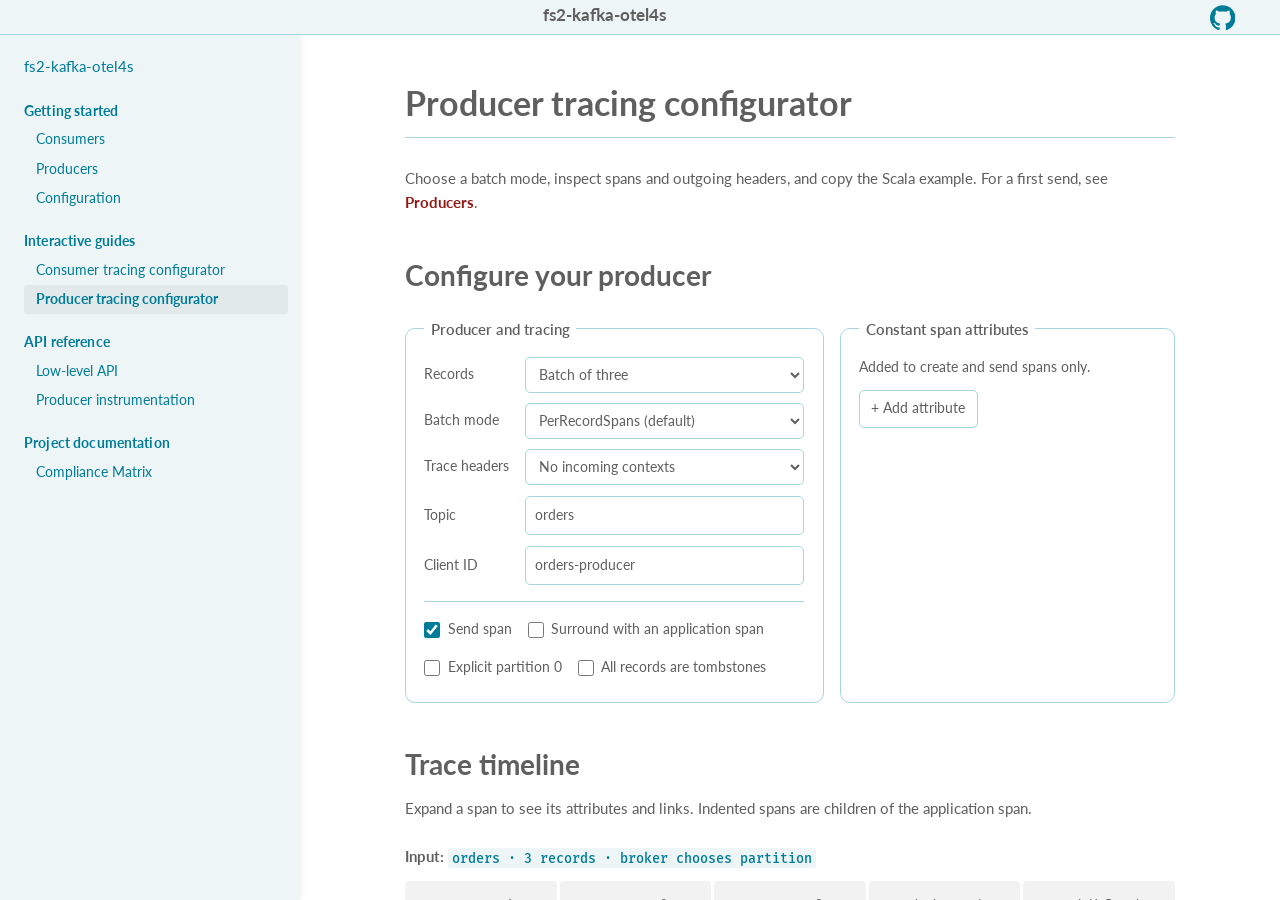
<file: interactive-guides/producer-tracing.html>
<!DOCTYPE html>
<html lang="en">
  
  <head>
  <meta http-equiv="Content-Type" content="text/html; charset=UTF-8">
  <meta charset="utf-8">
  <meta name="viewport" content="width=device-width, initial-scale=1.0">
  <meta name="generator" content="Typelevel Laika + Helium Theme" />
  <title>Producer tracing configurator</title>
  
  <meta name="author" content="Maksym Ochenashko"/>
  
  <meta name="author" content="Maksym Ochenashko"/>
  
  
  <meta name="description" content="site"/>
  
  
  
  
  <link rel="stylesheet" href="https://fonts.googleapis.com/css?family=Lato:400,700">
  
  <link rel="stylesheet" href="https://fonts.googleapis.com/css?family=Fira+Mono:500">
  
  <link rel="stylesheet" type="text/css" href="../helium/site/icofont.min.css" />
    <link rel="stylesheet" type="text/css" href="../helium/site/laika-helium.css" />
    <link rel="stylesheet" type="text/css" href="../site.css" />
    <link rel="stylesheet" type="text/css" href="../assets/tracing-explorer.css" />
  <script src="../helium/site/laika-helium.js"></script>
    <script src="../assets/tracing-explorer.js"></script>
    <script src="../assets/consumer-spans.js"></script>
    <script src="../assets/producer-spans.js"></script>
  
  
  <script> /* for avoiding page load transitions */ </script>
</head>

  <body>

    <header id="top-bar" class="light-default dark-default">

  <div class="row">
    <a id="nav-icon">
      <i class="icofont-laika navigationMenu" title="Navigation">&#xefa2;</i>
    </a>
    
    
  </div>

  <a class="text-link" href="../">fs2-kafka-otel4s</a>

  <div class="row links">
    
    <a class="icon-link svg-link" href="https://github.com/iRevive/fs2-kafka-otel4s"><span class="github" title="Source Code"><svg class="svg-icon" width="100%" height="100%" viewBox="0 0 100 100" version="1.1" xmlns="http://www.w3.org/2000/svg" xml:space="preserve" style="fill-rule:evenodd;clip-rule:evenodd;stroke-linejoin:round;stroke-miterlimit:2;">
  <g class="svg-shape">
    <path d="M49.995,1c-27.609,-0 -49.995,22.386 -49.995,50.002c-0,22.09 14.325,40.83 34.194,47.444c2.501,0.458 3.413,-1.086 3.413,-2.412c0,-1.185 -0.043,-4.331 -0.067,-8.503c-13.908,3.021 -16.843,-6.704 -16.843,-6.704c-2.274,-5.773 -5.552,-7.311 -5.552,-7.311c-4.54,-3.103 0.344,-3.042 0.344,-3.042c5.018,0.356 7.658,5.154 7.658,5.154c4.46,7.64 11.704,5.433 14.552,4.156c0.454,-3.232 1.744,-5.436 3.174,-6.685c-11.102,-1.262 -22.775,-5.553 -22.775,-24.713c-0,-5.457 1.949,-9.92 5.147,-13.416c-0.516,-1.265 -2.231,-6.348 0.488,-13.233c0,0 4.199,-1.344 13.751,5.126c3.988,-1.108 8.266,-1.663 12.518,-1.682c4.245,0.019 8.523,0.574 12.517,1.682c9.546,-6.47 13.736,-5.126 13.736,-5.126c2.728,6.885 1.013,11.968 0.497,13.233c3.204,3.496 5.141,7.959 5.141,13.416c0,19.209 -11.691,23.436 -22.83,24.673c1.795,1.544 3.394,4.595 3.394,9.26c0,6.682 -0.061,12.076 -0.061,13.715c0,1.338 0.899,2.894 3.438,2.406c19.853,-6.627 34.166,-25.354 34.166,-47.438c-0,-27.616 -22.389,-50.002 -50.005,-50.002"/>
  </g>
</svg></span></a>
    
  </div>  

</header>
    
    <nav id="sidebar">

  <div class="row">
    
    <a class="icon-link svg-link" href="https://github.com/iRevive/fs2-kafka-otel4s"><span class="github" title="Source Code"><svg class="svg-icon" width="100%" height="100%" viewBox="0 0 100 100" version="1.1" xmlns="http://www.w3.org/2000/svg" xml:space="preserve" style="fill-rule:evenodd;clip-rule:evenodd;stroke-linejoin:round;stroke-miterlimit:2;">
  <g class="svg-shape">
    <path d="M49.995,1c-27.609,-0 -49.995,22.386 -49.995,50.002c-0,22.09 14.325,40.83 34.194,47.444c2.501,0.458 3.413,-1.086 3.413,-2.412c0,-1.185 -0.043,-4.331 -0.067,-8.503c-13.908,3.021 -16.843,-6.704 -16.843,-6.704c-2.274,-5.773 -5.552,-7.311 -5.552,-7.311c-4.54,-3.103 0.344,-3.042 0.344,-3.042c5.018,0.356 7.658,5.154 7.658,5.154c4.46,7.64 11.704,5.433 14.552,4.156c0.454,-3.232 1.744,-5.436 3.174,-6.685c-11.102,-1.262 -22.775,-5.553 -22.775,-24.713c-0,-5.457 1.949,-9.92 5.147,-13.416c-0.516,-1.265 -2.231,-6.348 0.488,-13.233c0,0 4.199,-1.344 13.751,5.126c3.988,-1.108 8.266,-1.663 12.518,-1.682c4.245,0.019 8.523,0.574 12.517,1.682c9.546,-6.47 13.736,-5.126 13.736,-5.126c2.728,6.885 1.013,11.968 0.497,13.233c3.204,3.496 5.141,7.959 5.141,13.416c0,19.209 -11.691,23.436 -22.83,24.673c1.795,1.544 3.394,4.595 3.394,9.26c0,6.682 -0.061,12.076 -0.061,13.715c0,1.338 0.899,2.894 3.438,2.406c19.853,-6.627 34.166,-25.354 34.166,-47.438c-0,-27.616 -22.389,-50.002 -50.005,-50.002"/>
  </g>
</svg></span></a>
    
  </div>

  <ul class="nav-list">
    <li class="level1 nav-leaf"><a href="../">fs2-kafka-otel4s</a></li>
    <li class="level1 nav-header">Getting started</li>
    <li class="level2 nav-leaf"><a href="../getting-started/consumers.html">Consumers</a></li>
    <li class="level2 nav-leaf"><a href="../getting-started/producers.html">Producers</a></li>
    <li class="level2 nav-leaf"><a href="../getting-started/configuration.html">Configuration</a></li>
    <li class="level1 nav-header">Interactive guides</li>
    <li class="level2 nav-leaf"><a href="consumer-tracing.html">Consumer tracing configurator</a></li>
    <li class="level2 active nav-leaf"><a href="#">Producer tracing configurator</a></li>
    <li class="level1 nav-header">API reference</li>
    <li class="level2 nav-leaf"><a href="../reference/low-level-api.html">Low-level API</a></li>
    <li class="level2 nav-leaf"><a href="../reference/producer-instrumentation.html">Producer instrumentation</a></li>
    <li class="level1 nav-header">Project documentation</li>
    <li class="level2 nav-leaf"><a href="../project/compliance-matrix.html">Compliance Matrix</a></li>
  </ul>

</nav>

    <div id="container">

      
<nav id="page-nav">
  <p class="header"><a href="#">Producer tracing configurator</a></p>

  <ul class="nav-list">
    <li class="level1 nav-leaf"><a href="#configure-your-producer">Configure your producer</a></li>
    <li class="level1 nav-node"><a href="#trace-timeline">Trace timeline</a></li>
    <li class="level2 nav-leaf"><a href="#incoming-message-contexts">Incoming message contexts</a></li>
    <li class="level1 nav-leaf"><a href="#outgoing-trace-headers">Outgoing trace headers</a></li>
    <li class="level1 nav-leaf"><a href="#generated-scala">Generated Scala</a></li>
    <li class="level1 nav-leaf"><a href="#understand-the-choices">Understand the choices</a></li>
  </ul>

  <p class="footer"></p>
</nav>


      <main class="content">

        <h1 id="producer-tracing-configurator" class="title">Producer tracing configurator</h1>
        <p>Choose a batch mode, inspect spans and outgoing headers, and copy the Scala example.
        For a first send, see <a href="../getting-started/producers.html">Producers</a>.</p>
        
        <h2 id="configure-your-producer" class="section"><a class="anchor-link left" href="#configure-your-producer"><i class="icofont-laika link">&#xef71;</i></a>Configure your producer</h2>
        <div class="tracing-explorer" data-producer-explorer data-explorer-panel hidden>
          <div class="ce-picker">
            <fieldset class="ce-controls">
              <legend>Producer and tracing</legend>
              <label>Records <select data-option="count"><option value="3">Batch of three</option><option value="1">Single record</option><option value="0">Empty batch</option></select></label>
              <label>Batch mode <select data-option="mode"><option value="PerRecordSpans">PerRecordSpans (default)</option><option value="SharedSendSpan">SharedSendSpan</option></select></label>
              <label>Trace headers <select data-option="incoming"><option value="none">No incoming contexts</option><option value="some">Incoming context on m1</option><option value="all">Incoming context on every record</option></select></label>
              <label>Topic <input data-option="topic" value="orders"></label>
              <label>Client ID <input data-option="clientId" value="orders-producer"></label>
              <div class="ce-toggles">
                <label><input type="checkbox" data-option="send" checked> Send span</label>
                <label><input type="checkbox" data-option="ambient"> Surround with an application span</label>
                <label><input type="checkbox" data-option="partition"> Explicit partition 0</label>
                <label><input type="checkbox" data-option="tombstone"> All records are tombstones</label>
              </div>
            </fieldset>
            <fieldset class="ce-constants">
              <legend>Constant span attributes</legend>
              <p>Added to create and send spans only.</p>
              <div data-attribute-editor></div>
              <button type="button" data-add-attribute>+ Add attribute</button>
              <p data-errors role="status"></p>
            </fieldset>
          </div>
        </div>
        
        <h2 id="trace-timeline" class="section"><a class="anchor-link left" href="#trace-timeline"><i class="icofont-laika link">&#xef71;</i></a>Trace timeline</h2>
        <p>Expand a span to see its attributes and links. Indented spans are children of the application span.</p>
        <div class="tracing-explorer" data-explorer-panel hidden>
          <p><strong>Input:</strong> <code data-input></code></p>
          <div class="ce-work" data-work></div>
          <p class="ce-muted" data-completion></p>
          <div class="ce-span-row ce-heading"><strong>Span</strong><div class="ce-axis" data-axis></div><strong>Duration</strong><strong class="ce-links-heading">Links</strong></div>
          <div data-spans></div>
          <p class="ce-muted" data-parentage></p>
          <p class="ce-muted">Sample times and results for successful sends. Single-record results use partition 0 and offset 42.</p>
        </div>
        
        <h3 id="incoming-message-contexts" class="section"><a class="anchor-link left" href="#incoming-message-contexts"><i class="icofont-laika link">&#xef71;</i></a>Incoming message contexts</h3>
        <p>Existing trace contexts are preserved. The demo uses sample W3C <code>traceparent</code> headers and needs a W3C propagator.
        In your application, keep the upstream headers.</p>
        <div class="tracing-explorer ce-contexts" data-explorer-panel data-contexts hidden></div>
        
        <h2 id="outgoing-trace-headers" class="section"><a class="anchor-link left" href="#outgoing-trace-headers"><i class="icofont-laika link">&#xef71;</i></a>Outgoing trace headers</h2>
        <p>Follow a context link to see its source. For records in a batch without existing context:</p>
        <ul>
          <li><code>SharedSendSpan</code> injects the send context.</li>
          <li><code>PerRecordSpans</code> creates and injects a separate context per record.</li>
        </ul>
        <div class="tracing-explorer" data-explorer-panel hidden>
          <div data-output></div>
          <p class="ce-muted" data-incoming></p>
        </div>
        
        <h2 id="generated-scala" class="section"><a class="anchor-link left" href="#generated-scala"><i class="icofont-laika link">&#xef71;</i></a>Generated Scala</h2>
        <p>Supply a configured otel4s <code>TracerProvider</code>. Run Kafka at <code>localhost:9092</code> and create the selected topic.
        The code uses <code>.flatten</code> to submit records and wait for acknowledgment.</p>
        <div class="tracing-explorer" data-explorer-panel hidden>
          <div class="ce-code-actions"><button type="button" data-copy>Copy code</button><span data-copy-status role="status"></span></div>
          <pre><code class="language-scala" data-code></code></pre>
        </div>
        <p><noscript><p>The interactive selector requires JavaScript. The rules below and the producer instrumentation reference describe the same behavior.</p></noscript></p>
        
        <h2 id="understand-the-choices" class="section"><a class="anchor-link left" href="#understand-the-choices"><i class="icofont-laika link">&#xef71;</i></a>Understand the choices</h2>
        <table>
          <thead>
            <tr>
              <th>Choice</th>
              <th>Effect</th>
            </tr>
          </thead>
          <tbody>
            <tr>
              <td><code>PerRecordSpans</code></td>
              <td>For batches, create a span for each record missing trace context, then a <code>CLIENT</code> send span linked to every record context</td>
            </tr>
            <tr>
              <td><code>SharedSendSpan</code></td>
              <td>Create one send span; preserve existing contexts and inject its context into other records</td>
            </tr>
            <tr>
              <td>Single record</td>
              <td>The batch mode has no effect: a missing context gives a <code>PRODUCER</code> send span; an existing context gives a linked <code>CLIENT</code> send span</td>
            </tr>
            <tr>
              <td>Empty batch</td>
              <td>Call the underlying producer without spans or header preparation</td>
            </tr>
            <tr>
              <td>Disable send span</td>
              <td>Keep publishing and create spans. Records without context use a create span or the active application span, if available</td>
            </tr>
            <tr>
              <td>Application span</td>
              <td>Create and send become siblings under the application span; incoming record contexts remain links</td>
            </tr>
          </tbody>
        </table>
        <p><code>withSendSpanSetup</code> customizes send spans. Create-span names and setup are fixed.
        <code>KafkaTracer.noop</code> disables all spans and propagation.</p>
        <p>Constant attributes apply to library spans. They do not change names, outgoing contexts, or link attributes.
        Single-record results add the partition and offset after acknowledgment, replacing matching constant attributes.</p>
        <p>The context in each outgoing record can become a consumer process span&#39;s parent with
        <code>.withRelationship(ProcessSpanRelationship.ParentFromRecord)</code> on the consumer&#39;s process span setup.
        This preserves message links and applies to single-record processing and singleton process batches. Explore both modes in the
        <a href="consumer-tracing.html">Consumer tracing configurator</a>.</p>
        <p>For mixed topics, partitions, and other rules, see <a href="../reference/producer-instrumentation.html">Producer instrumentation</a>.
        For shared options, see <a href="../getting-started/configuration.html">Configuration</a>.</p>
        <p>Selections are saved in the URL. Keep secrets out of shared attribute values.</p>

        
<hr class="footer-rule"/>
<footer>
  Site generated by <a href="https://typelevel.org/Laika/">Laika</a> with the Helium theme.
</footer>


      </main>

    </div>

  </body>

</html>
</file>
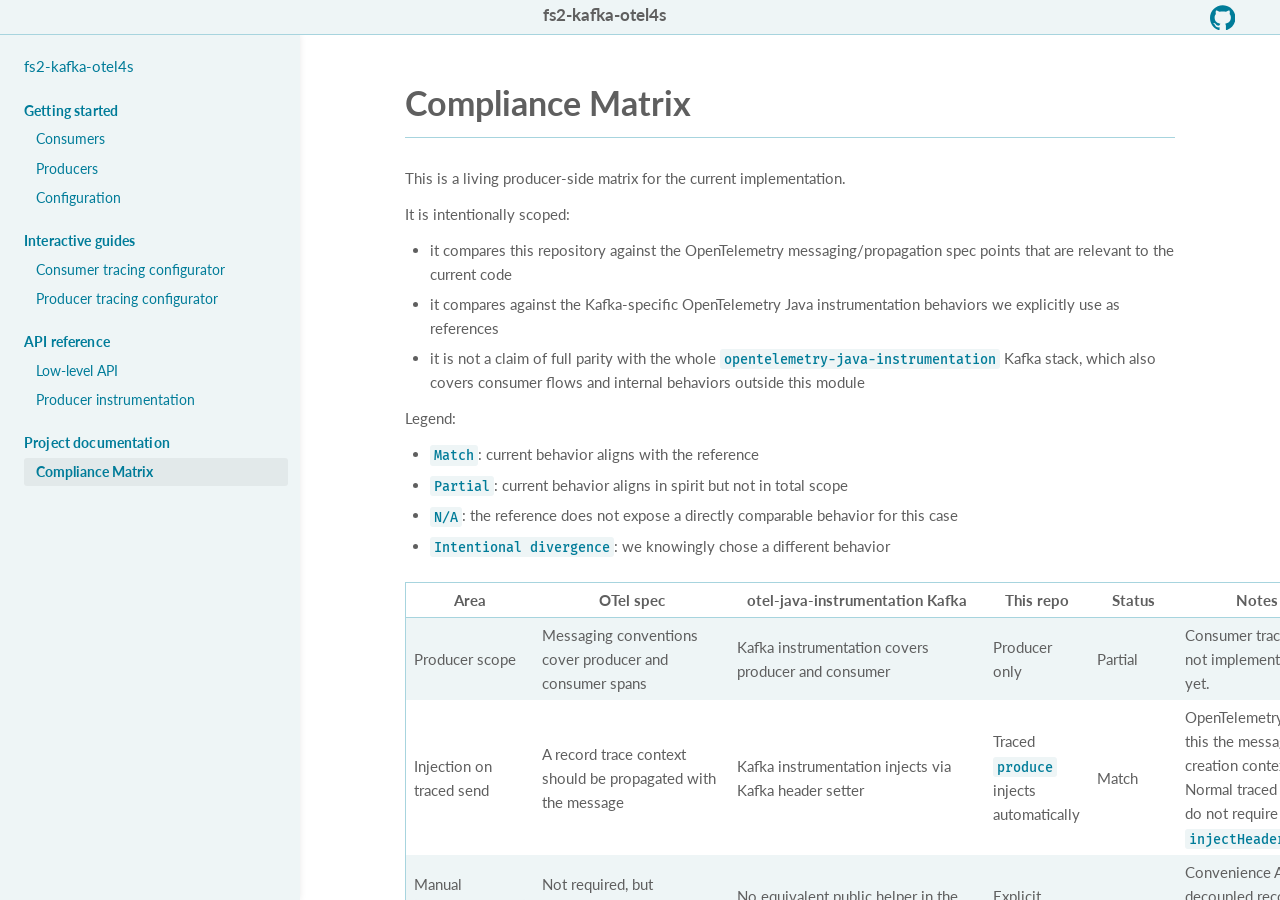
<file: project/compliance-matrix.html>
<!DOCTYPE html>
<html lang="en">
  
  <head>
  <meta http-equiv="Content-Type" content="text/html; charset=UTF-8">
  <meta charset="utf-8">
  <meta name="viewport" content="width=device-width, initial-scale=1.0">
  <meta name="generator" content="Typelevel Laika + Helium Theme" />
  <title>Compliance Matrix</title>
  
  <meta name="author" content="Maksym Ochenashko"/>
  
  <meta name="author" content="Maksym Ochenashko"/>
  
  
  <meta name="description" content="site"/>
  
  
  
  
  <link rel="stylesheet" href="https://fonts.googleapis.com/css?family=Lato:400,700">
  
  <link rel="stylesheet" href="https://fonts.googleapis.com/css?family=Fira+Mono:500">
  
  <link rel="stylesheet" type="text/css" href="../helium/site/icofont.min.css" />
    <link rel="stylesheet" type="text/css" href="../helium/site/laika-helium.css" />
    <link rel="stylesheet" type="text/css" href="../site.css" />
    <link rel="stylesheet" type="text/css" href="../assets/tracing-explorer.css" />
  <script src="../helium/site/laika-helium.js"></script>
    <script src="../assets/tracing-explorer.js"></script>
    <script src="../assets/consumer-spans.js"></script>
    <script src="../assets/producer-spans.js"></script>
  
  
  <script> /* for avoiding page load transitions */ </script>
</head>

  <body>

    <header id="top-bar" class="light-default dark-default">

  <div class="row">
    <a id="nav-icon">
      <i class="icofont-laika navigationMenu" title="Navigation">&#xefa2;</i>
    </a>
    
    
  </div>

  <a class="text-link" href="../">fs2-kafka-otel4s</a>

  <div class="row links">
    
    <a class="icon-link svg-link" href="https://github.com/iRevive/fs2-kafka-otel4s"><span class="github" title="Source Code"><svg class="svg-icon" width="100%" height="100%" viewBox="0 0 100 100" version="1.1" xmlns="http://www.w3.org/2000/svg" xml:space="preserve" style="fill-rule:evenodd;clip-rule:evenodd;stroke-linejoin:round;stroke-miterlimit:2;">
  <g class="svg-shape">
    <path d="M49.995,1c-27.609,-0 -49.995,22.386 -49.995,50.002c-0,22.09 14.325,40.83 34.194,47.444c2.501,0.458 3.413,-1.086 3.413,-2.412c0,-1.185 -0.043,-4.331 -0.067,-8.503c-13.908,3.021 -16.843,-6.704 -16.843,-6.704c-2.274,-5.773 -5.552,-7.311 -5.552,-7.311c-4.54,-3.103 0.344,-3.042 0.344,-3.042c5.018,0.356 7.658,5.154 7.658,5.154c4.46,7.64 11.704,5.433 14.552,4.156c0.454,-3.232 1.744,-5.436 3.174,-6.685c-11.102,-1.262 -22.775,-5.553 -22.775,-24.713c-0,-5.457 1.949,-9.92 5.147,-13.416c-0.516,-1.265 -2.231,-6.348 0.488,-13.233c0,0 4.199,-1.344 13.751,5.126c3.988,-1.108 8.266,-1.663 12.518,-1.682c4.245,0.019 8.523,0.574 12.517,1.682c9.546,-6.47 13.736,-5.126 13.736,-5.126c2.728,6.885 1.013,11.968 0.497,13.233c3.204,3.496 5.141,7.959 5.141,13.416c0,19.209 -11.691,23.436 -22.83,24.673c1.795,1.544 3.394,4.595 3.394,9.26c0,6.682 -0.061,12.076 -0.061,13.715c0,1.338 0.899,2.894 3.438,2.406c19.853,-6.627 34.166,-25.354 34.166,-47.438c-0,-27.616 -22.389,-50.002 -50.005,-50.002"/>
  </g>
</svg></span></a>
    
  </div>  

</header>
    
    <nav id="sidebar">

  <div class="row">
    
    <a class="icon-link svg-link" href="https://github.com/iRevive/fs2-kafka-otel4s"><span class="github" title="Source Code"><svg class="svg-icon" width="100%" height="100%" viewBox="0 0 100 100" version="1.1" xmlns="http://www.w3.org/2000/svg" xml:space="preserve" style="fill-rule:evenodd;clip-rule:evenodd;stroke-linejoin:round;stroke-miterlimit:2;">
  <g class="svg-shape">
    <path d="M49.995,1c-27.609,-0 -49.995,22.386 -49.995,50.002c-0,22.09 14.325,40.83 34.194,47.444c2.501,0.458 3.413,-1.086 3.413,-2.412c0,-1.185 -0.043,-4.331 -0.067,-8.503c-13.908,3.021 -16.843,-6.704 -16.843,-6.704c-2.274,-5.773 -5.552,-7.311 -5.552,-7.311c-4.54,-3.103 0.344,-3.042 0.344,-3.042c5.018,0.356 7.658,5.154 7.658,5.154c4.46,7.64 11.704,5.433 14.552,4.156c0.454,-3.232 1.744,-5.436 3.174,-6.685c-11.102,-1.262 -22.775,-5.553 -22.775,-24.713c-0,-5.457 1.949,-9.92 5.147,-13.416c-0.516,-1.265 -2.231,-6.348 0.488,-13.233c0,0 4.199,-1.344 13.751,5.126c3.988,-1.108 8.266,-1.663 12.518,-1.682c4.245,0.019 8.523,0.574 12.517,1.682c9.546,-6.47 13.736,-5.126 13.736,-5.126c2.728,6.885 1.013,11.968 0.497,13.233c3.204,3.496 5.141,7.959 5.141,13.416c0,19.209 -11.691,23.436 -22.83,24.673c1.795,1.544 3.394,4.595 3.394,9.26c0,6.682 -0.061,12.076 -0.061,13.715c0,1.338 0.899,2.894 3.438,2.406c19.853,-6.627 34.166,-25.354 34.166,-47.438c-0,-27.616 -22.389,-50.002 -50.005,-50.002"/>
  </g>
</svg></span></a>
    
  </div>

  <ul class="nav-list">
    <li class="level1 nav-leaf"><a href="../">fs2-kafka-otel4s</a></li>
    <li class="level1 nav-header">Getting started</li>
    <li class="level2 nav-leaf"><a href="../getting-started/consumers.html">Consumers</a></li>
    <li class="level2 nav-leaf"><a href="../getting-started/producers.html">Producers</a></li>
    <li class="level2 nav-leaf"><a href="../getting-started/configuration.html">Configuration</a></li>
    <li class="level1 nav-header">Interactive guides</li>
    <li class="level2 nav-leaf"><a href="../interactive-guides/consumer-tracing.html">Consumer tracing configurator</a></li>
    <li class="level2 nav-leaf"><a href="../interactive-guides/producer-tracing.html">Producer tracing configurator</a></li>
    <li class="level1 nav-header">API reference</li>
    <li class="level2 nav-leaf"><a href="../reference/low-level-api.html">Low-level API</a></li>
    <li class="level2 nav-leaf"><a href="../reference/producer-instrumentation.html">Producer instrumentation</a></li>
    <li class="level1 nav-header">Project documentation</li>
    <li class="level2 active nav-leaf"><a href="#">Compliance Matrix</a></li>
  </ul>

</nav>

    <div id="container">

      
<nav id="page-nav">
  <p class="header"><a href="#">Compliance Matrix</a></p>

  <ul class="nav-list">
  </ul>

  <p class="footer"></p>
</nav>


      <main class="content">

        <h1 id="compliance-matrix" class="title">Compliance Matrix</h1>
        <p>This is a living producer-side matrix for the current implementation.</p>
        <p>It is intentionally scoped:</p>
        <ul>
          <li>it compares this repository against the OpenTelemetry messaging/propagation spec points that are relevant to the current code</li>
          <li>it compares against the Kafka-specific OpenTelemetry Java instrumentation behaviors we explicitly use as references</li>
          <li>it is not a claim of full parity with the whole <code>opentelemetry-java-instrumentation</code> Kafka stack, which also covers consumer flows and internal behaviors outside this module</li>
        </ul>
        <p>Legend:</p>
        <ul>
          <li><code>Match</code>: current behavior aligns with the reference</li>
          <li><code>Partial</code>: current behavior aligns in spirit but not in total scope</li>
          <li><code>N/A</code>: the reference does not expose a directly comparable behavior for this case</li>
          <li><code>Intentional divergence</code>: we knowingly chose a different behavior</li>
        </ul>
        <table>
          <thead>
            <tr>
              <th>Area</th>
              <th>OTel spec</th>
              <th>otel-java-instrumentation Kafka</th>
              <th>This repo</th>
              <th>Status</th>
              <th>Notes</th>
            </tr>
          </thead>
          <tbody>
            <tr>
              <td>Producer scope</td>
              <td>Messaging conventions cover producer and consumer spans</td>
              <td>Kafka instrumentation covers producer and consumer</td>
              <td>Producer only</td>
              <td>Partial</td>
              <td>Consumer tracing is not implemented here yet.</td>
            </tr>
            <tr>
              <td>Injection on traced send</td>
              <td>A record trace context should be propagated with the message</td>
              <td>Kafka instrumentation injects via Kafka header setter</td>
              <td>Traced <code>produce</code> injects automatically</td>
              <td>Match</td>
              <td>OpenTelemetry calls this the message creation context. Normal traced sends do not require manual <code>injectHeaders</code>.</td>
            </tr>
            <tr>
              <td>Manual <code>injectHeaders</code> helper</td>
              <td>Not required, but compatible with propagation model</td>
              <td>No equivalent public helper in the compared Kafka helper classes</td>
              <td>Explicit helper exists</td>
              <td>N/A</td>
              <td>Convenience API for decoupled record preparation/publish flows.</td>
            </tr>
            <tr>
              <td>Overwrite policy for injected propagation headers</td>
              <td>Not prescribed generically</td>
              <td><code>KafkaHeadersSetter</code> removes matching key then adds one new value</td>
              <td>Same behavior</td>
              <td>Match</td>
              <td>Existing values for the injected key are replaced when we inject.</td>
            </tr>
            <tr>
              <td>Duplicate propagation header extraction</td>
              <td>Generic propagator contract says <code>Get</code> returns the first value</td>
              <td><code>KafkaConsumerRecordGetter.get</code> uses the last matching header; <code>getAll</code> preserves all values in order</td>
              <td>Last matching value wins</td>
              <td>Match Java / Intentional divergence from generic default</td>
              <td>Deliberate Kafka compatibility choice. For duplicate <code>traceparent</code>-style keys, the most recently injected header is authoritative.</td>
            </tr>
            <tr>
              <td>Null-valued propagation headers</td>
              <td>Not specifically prescribed</td>
              <td>Kafka getter skips null-valued headers</td>
              <td>Getter skips trailing null values for duplicate keys</td>
              <td>Match Java</td>
              <td>Defensive interoperability behavior for externally produced Kafka headers. A trailing null causes reinjection of the current context rather than preservation of an earlier duplicate.</td>
            </tr>
            <tr>
              <td>Multi-value propagation extraction (<code>getAll</code>-style)</td>
              <td>Generic propagator contract defines <code>GetAll</code> for ordered multi-value access</td>
              <td>Kafka Java getter exposes both <code>get</code> and <code>getAll</code></td>
              <td>Only single-value <code>get</code> semantics are available through the current carrier instance</td>
              <td>Partial / Intentional divergence</td>
              <td><code>otel4s</code> <code>TextMapGetter</code> for this integration exposes <code>get</code> and <code>keys</code>, not <code>getAll</code>, so we intentionally stabilize last-value extraction and document it rather than claim full multi-value parity.</td>
            </tr>
            <tr>
              <td>Single-message send attributes</td>
              <td><code>messaging.system.name</code>, operation attrs, destination name, and canonical key are required/recommended on applicable spans</td>
              <td>Producer attributes getter exposes system, destination, client id</td>
              <td>Emitted for single-message sends</td>
              <td>Match</td>
              <td><code>kafka.message.key</code> is only emitted when the key has a canonical string form.</td>
            </tr>
            <tr>
              <td>Batch message count</td>
              <td>Should be set for batch operations and not for single-message operations</td>
              <td>Kafka producer helper returns no batch count because the Java producer API being instrumented is single-record</td>
              <td>Emitted only for actual batches</td>
              <td>Match spec / N/A for Java</td>
              <td>This repo exposes batch APIs directly via <code>ProducerRecords</code>.</td>
            </tr>
            <tr>
              <td>Batch create/send structure</td>
              <td>Batch-oriented APIs are recommended to create per-message <code>create</code> spans plus a linked <code>send</code> span</td>
              <td>Not directly comparable in the Kafka Java producer helper classes we use as reference</td>
              <td>Implemented</td>
              <td>Match spec / N/A for Java</td>
              <td>For batch sends we create per-record <code>create</code> spans and a linked batch <code>send</code> span.</td>
            </tr>
            <tr>
              <td>Existing record trace context preservation</td>
              <td>Existing trace context in the message headers should be preserved</td>
              <td>Not directly compared from the referenced helper classes</td>
              <td>Implemented</td>
              <td>Match spec / Match Java extraction choice</td>
              <td>If a record already carries recognized propagation headers, we preserve them. If duplicates exist, preservation follows the same last-header authority rule as Kafka Java instrumentation.</td>
            </tr>
            <tr>
              <td>Server endpoint attributes</td>
              <td><code>server.address</code> / <code>server.port</code> should describe the logical broker/service when available</td>
              <td>Not inferred by the compared helper classes</td>
              <td>Explicit opt-in via config</td>
              <td>Partial</td>
              <td>We require the user to provide logical endpoint metadata explicitly.</td>
            </tr>
            <tr>
              <td>Failed send error reporting</td>
              <td>Span error information should be recorded, including <code>error.type</code></td>
              <td>Comparable behavior exists in full instrumentation, but is not part of the specific helper classes compared here</td>
              <td><code>error.type</code> and error status are emitted</td>
              <td>Match spec</td>
              <td>Covered by tests for failed send completion.</td>
            </tr>
            <tr>
              <td>Two-stage <code>produce</code> contract</td>
              <td>Spec does not discuss fs2-kafka’s outer/inner effect shape</td>
              <td>Java producer API does not expose an equivalent staged outer/inner effect</td>
              <td>Traced <code>produce</code> preserves the two-stage contract</td>
              <td>N/A</td>
              <td>If the returned inner await effect is dropped, send-span finalization is delayed; this is a repo-specific caveat.</td>
            </tr>
          </tbody>
        </table>

        
<hr class="footer-rule"/>
<footer>
  Site generated by <a href="https://typelevel.org/Laika/">Laika</a> with the Helium theme.
</footer>


      </main>

    </div>

  </body>

</html>
</file>
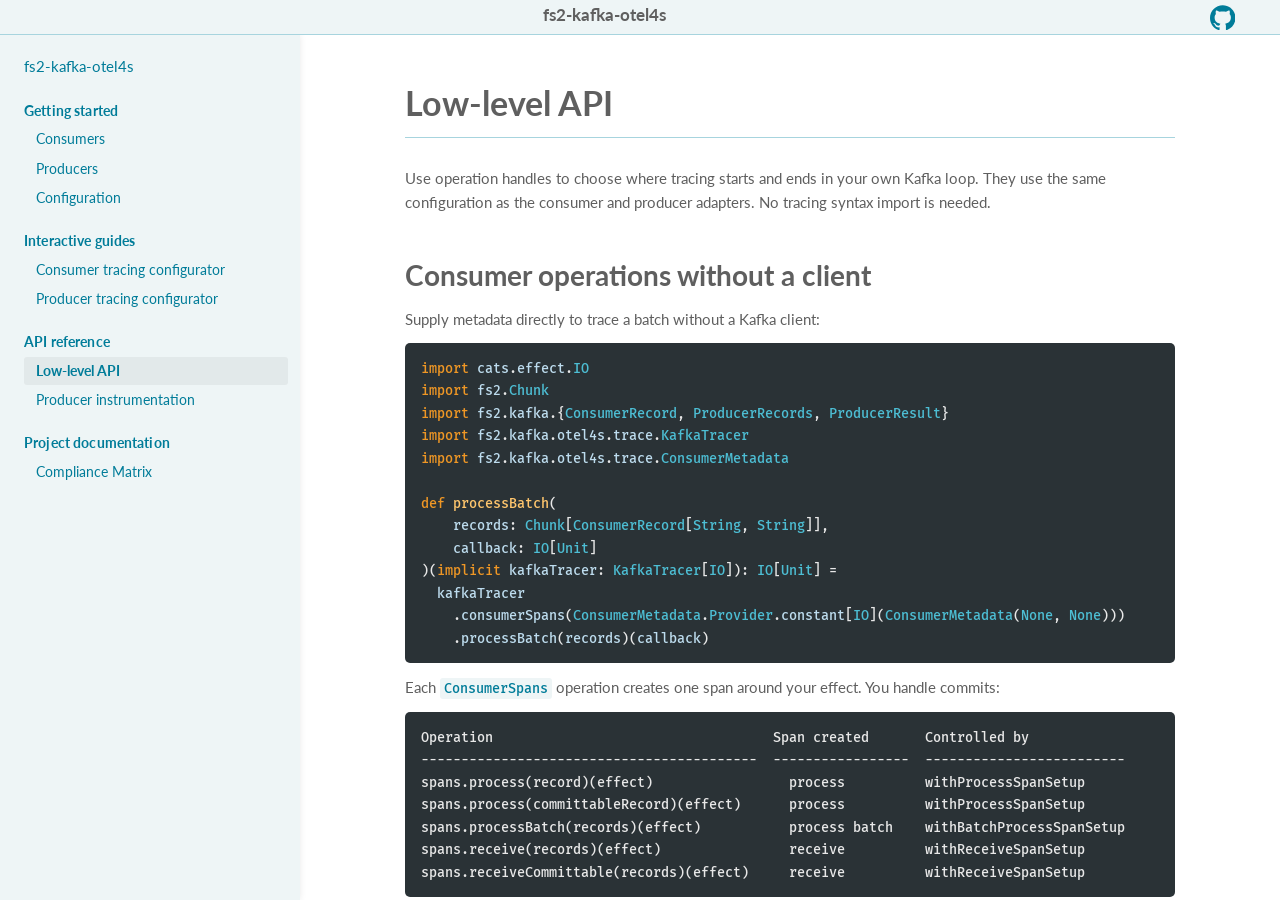
<file: reference/low-level-api.html>
<!DOCTYPE html>
<html lang="en">
  
  <head>
  <meta http-equiv="Content-Type" content="text/html; charset=UTF-8">
  <meta charset="utf-8">
  <meta name="viewport" content="width=device-width, initial-scale=1.0">
  <meta name="generator" content="Typelevel Laika + Helium Theme" />
  <title>Low-level API</title>
  
  <meta name="author" content="Maksym Ochenashko"/>
  
  <meta name="author" content="Maksym Ochenashko"/>
  
  
  <meta name="description" content="site"/>
  
  
  
  
  <link rel="stylesheet" href="https://fonts.googleapis.com/css?family=Lato:400,700">
  
  <link rel="stylesheet" href="https://fonts.googleapis.com/css?family=Fira+Mono:500">
  
  <link rel="stylesheet" type="text/css" href="../helium/site/icofont.min.css" />
    <link rel="stylesheet" type="text/css" href="../helium/site/laika-helium.css" />
    <link rel="stylesheet" type="text/css" href="../site.css" />
    <link rel="stylesheet" type="text/css" href="../assets/tracing-explorer.css" />
  <script src="../helium/site/laika-helium.js"></script>
    <script src="../assets/tracing-explorer.js"></script>
    <script src="../assets/consumer-spans.js"></script>
    <script src="../assets/producer-spans.js"></script>
  
  
  <script> /* for avoiding page load transitions */ </script>
</head>

  <body>

    <header id="top-bar" class="light-default dark-default">

  <div class="row">
    <a id="nav-icon">
      <i class="icofont-laika navigationMenu" title="Navigation">&#xefa2;</i>
    </a>
    
    
  </div>

  <a class="text-link" href="../">fs2-kafka-otel4s</a>

  <div class="row links">
    
    <a class="icon-link svg-link" href="https://github.com/iRevive/fs2-kafka-otel4s"><span class="github" title="Source Code"><svg class="svg-icon" width="100%" height="100%" viewBox="0 0 100 100" version="1.1" xmlns="http://www.w3.org/2000/svg" xml:space="preserve" style="fill-rule:evenodd;clip-rule:evenodd;stroke-linejoin:round;stroke-miterlimit:2;">
  <g class="svg-shape">
    <path d="M49.995,1c-27.609,-0 -49.995,22.386 -49.995,50.002c-0,22.09 14.325,40.83 34.194,47.444c2.501,0.458 3.413,-1.086 3.413,-2.412c0,-1.185 -0.043,-4.331 -0.067,-8.503c-13.908,3.021 -16.843,-6.704 -16.843,-6.704c-2.274,-5.773 -5.552,-7.311 -5.552,-7.311c-4.54,-3.103 0.344,-3.042 0.344,-3.042c5.018,0.356 7.658,5.154 7.658,5.154c4.46,7.64 11.704,5.433 14.552,4.156c0.454,-3.232 1.744,-5.436 3.174,-6.685c-11.102,-1.262 -22.775,-5.553 -22.775,-24.713c-0,-5.457 1.949,-9.92 5.147,-13.416c-0.516,-1.265 -2.231,-6.348 0.488,-13.233c0,0 4.199,-1.344 13.751,5.126c3.988,-1.108 8.266,-1.663 12.518,-1.682c4.245,0.019 8.523,0.574 12.517,1.682c9.546,-6.47 13.736,-5.126 13.736,-5.126c2.728,6.885 1.013,11.968 0.497,13.233c3.204,3.496 5.141,7.959 5.141,13.416c0,19.209 -11.691,23.436 -22.83,24.673c1.795,1.544 3.394,4.595 3.394,9.26c0,6.682 -0.061,12.076 -0.061,13.715c0,1.338 0.899,2.894 3.438,2.406c19.853,-6.627 34.166,-25.354 34.166,-47.438c-0,-27.616 -22.389,-50.002 -50.005,-50.002"/>
  </g>
</svg></span></a>
    
  </div>  

</header>
    
    <nav id="sidebar">

  <div class="row">
    
    <a class="icon-link svg-link" href="https://github.com/iRevive/fs2-kafka-otel4s"><span class="github" title="Source Code"><svg class="svg-icon" width="100%" height="100%" viewBox="0 0 100 100" version="1.1" xmlns="http://www.w3.org/2000/svg" xml:space="preserve" style="fill-rule:evenodd;clip-rule:evenodd;stroke-linejoin:round;stroke-miterlimit:2;">
  <g class="svg-shape">
    <path d="M49.995,1c-27.609,-0 -49.995,22.386 -49.995,50.002c-0,22.09 14.325,40.83 34.194,47.444c2.501,0.458 3.413,-1.086 3.413,-2.412c0,-1.185 -0.043,-4.331 -0.067,-8.503c-13.908,3.021 -16.843,-6.704 -16.843,-6.704c-2.274,-5.773 -5.552,-7.311 -5.552,-7.311c-4.54,-3.103 0.344,-3.042 0.344,-3.042c5.018,0.356 7.658,5.154 7.658,5.154c4.46,7.64 11.704,5.433 14.552,4.156c0.454,-3.232 1.744,-5.436 3.174,-6.685c-11.102,-1.262 -22.775,-5.553 -22.775,-24.713c-0,-5.457 1.949,-9.92 5.147,-13.416c-0.516,-1.265 -2.231,-6.348 0.488,-13.233c0,0 4.199,-1.344 13.751,5.126c3.988,-1.108 8.266,-1.663 12.518,-1.682c4.245,0.019 8.523,0.574 12.517,1.682c9.546,-6.47 13.736,-5.126 13.736,-5.126c2.728,6.885 1.013,11.968 0.497,13.233c3.204,3.496 5.141,7.959 5.141,13.416c0,19.209 -11.691,23.436 -22.83,24.673c1.795,1.544 3.394,4.595 3.394,9.26c0,6.682 -0.061,12.076 -0.061,13.715c0,1.338 0.899,2.894 3.438,2.406c19.853,-6.627 34.166,-25.354 34.166,-47.438c-0,-27.616 -22.389,-50.002 -50.005,-50.002"/>
  </g>
</svg></span></a>
    
  </div>

  <ul class="nav-list">
    <li class="level1 nav-leaf"><a href="../">fs2-kafka-otel4s</a></li>
    <li class="level1 nav-header">Getting started</li>
    <li class="level2 nav-leaf"><a href="../getting-started/consumers.html">Consumers</a></li>
    <li class="level2 nav-leaf"><a href="../getting-started/producers.html">Producers</a></li>
    <li class="level2 nav-leaf"><a href="../getting-started/configuration.html">Configuration</a></li>
    <li class="level1 nav-header">Interactive guides</li>
    <li class="level2 nav-leaf"><a href="../interactive-guides/consumer-tracing.html">Consumer tracing configurator</a></li>
    <li class="level2 nav-leaf"><a href="../interactive-guides/producer-tracing.html">Producer tracing configurator</a></li>
    <li class="level1 nav-header">API reference</li>
    <li class="level2 active nav-leaf"><a href="#">Low-level API</a></li>
    <li class="level2 nav-leaf"><a href="producer-instrumentation.html">Producer instrumentation</a></li>
    <li class="level1 nav-header">Project documentation</li>
    <li class="level2 nav-leaf"><a href="../project/compliance-matrix.html">Compliance Matrix</a></li>
  </ul>

</nav>

    <div id="container">

      
<nav id="page-nav">
  <p class="header"><a href="#">Low-level API</a></p>

  <ul class="nav-list">
    <li class="level1 nav-leaf"><a href="#consumer-operations-without-a-client">Consumer operations without a client</a></li>
    <li class="level1 nav-leaf"><a href="#bound-consumer-operations">Bound consumer operations</a></li>
    <li class="level1 nav-leaf"><a href="#offset-only-commits">Offset-only commits</a></li>
    <li class="level1 nav-leaf"><a href="#producer-operations-without-a-client">Producer operations without a client</a></li>
  </ul>

  <p class="footer"></p>
</nav>


      <main class="content">

        <h1 id="low-level-api" class="title">Low-level API</h1>
        <p>Use operation handles to choose where tracing starts and ends in your own Kafka loop.
        They use the same configuration as the consumer and producer adapters. No tracing syntax import is needed.</p>
        
        <h2 id="consumer-operations-without-a-client" class="section"><a class="anchor-link left" href="#consumer-operations-without-a-client"><i class="icofont-laika link">&#xef71;</i></a>Consumer operations without a client</h2>
        <p>Supply metadata directly to trace a batch without a Kafka client:</p>
        <pre><code class="nohighlight"><span class="keyword">import</span><span> </span><span class="identifier">cats</span><span>.</span><span class="identifier">effect</span><span>.</span><span class="type-name">IO</span><span>
</span><span class="keyword">import</span><span> </span><span class="identifier">fs2</span><span>.</span><span class="type-name">Chunk</span><span>
</span><span class="keyword">import</span><span> </span><span class="identifier">fs2</span><span>.</span><span class="identifier">kafka</span><span>.{</span><span class="type-name">ConsumerRecord</span><span>, </span><span class="type-name">ProducerRecords</span><span>, </span><span class="type-name">ProducerResult</span><span>}
</span><span class="keyword">import</span><span> </span><span class="identifier">fs2</span><span>.</span><span class="identifier">kafka</span><span>.</span><span class="identifier">otel4s</span><span>.</span><span class="identifier">trace</span><span>.</span><span class="type-name">KafkaTracer</span><span>
</span><span class="keyword">import</span><span> </span><span class="identifier">fs2</span><span>.</span><span class="identifier">kafka</span><span>.</span><span class="identifier">otel4s</span><span>.</span><span class="identifier">trace</span><span>.</span><span class="type-name">ConsumerMetadata</span><span>

</span><span class="keyword">def</span><span> </span><span class="declaration-name">processBatch</span><span>(
    </span><span class="identifier">records</span><span>: </span><span class="type-name">Chunk</span><span>[</span><span class="type-name">ConsumerRecord</span><span>[</span><span class="type-name">String</span><span>, </span><span class="type-name">String</span><span>]],
    </span><span class="identifier">callback</span><span>: </span><span class="type-name">IO</span><span>[</span><span class="type-name">Unit</span><span>]
)(</span><span class="keyword">implicit</span><span> </span><span class="identifier">kafkaTracer</span><span>: </span><span class="type-name">KafkaTracer</span><span>[</span><span class="type-name">IO</span><span>]): </span><span class="type-name">IO</span><span>[</span><span class="type-name">Unit</span><span>] =
  </span><span class="identifier">kafkaTracer</span><span>
    .</span><span class="identifier">consumerSpans</span><span>(</span><span class="type-name">ConsumerMetadata</span><span>.</span><span class="type-name">Provider</span><span>.</span><span class="identifier">constant</span><span>[</span><span class="type-name">IO</span><span>](</span><span class="type-name">ConsumerMetadata</span><span>(</span><span class="type-name">None</span><span>, </span><span class="type-name">None</span><span>)))
    .</span><span class="identifier">processBatch</span><span>(</span><span class="identifier">records</span><span>)(</span><span class="identifier">callback</span><span>)</span></code></pre>
        <p>Each <code>ConsumerSpans</code> operation creates one span around your effect. You handle commits:</p>
        <pre class="keep-together pdf epub"><code class="text">Operation                                   Span created       Controlled by
------------------------------------------  -----------------  -------------------------
spans.process(record)(effect)                 process          withProcessSpanSetup
spans.process(committableRecord)(effect)      process          withProcessSpanSetup
spans.processBatch(records)(effect)           process batch    withBatchProcessSpanSetup
spans.receive(records)(effect)                receive          withReceiveSpanSetup
spans.receiveCommittable(records)(effect)     receive          withReceiveSpanSetup</code></pre>
        <p>Each span surrounds the supplied effect; none of these operations commits offsets. Empty batch operations run the
        supplied effect without a span.</p>
        
        <h2 id="bound-consumer-operations" class="section"><a class="anchor-link left" href="#bound-consumer-operations"><i class="icofont-laika link">&#xef71;</i></a>Bound consumer operations</h2>
        <p>When you are already working with chunked or partitioned consumer streams, call the configured operations on
        <code>tracedConsumer.spans</code>:</p>
        <pre class="keep-together pdf epub"><code class="nohighlight"><span class="keyword">import</span><span> </span><span class="identifier">fs2</span><span>.</span><span class="identifier">kafka</span><span>.</span><span class="identifier">otel4s</span><span>.</span><span class="identifier">trace</span><span>.</span><span class="type-name">TracedKafkaConsumer</span><span>

</span><span class="keyword">def</span><span> </span><span class="declaration-name">processWithSelectedConsumer</span><span>(
    </span><span class="identifier">records</span><span>: </span><span class="type-name">Chunk</span><span>[</span><span class="type-name">ConsumerRecord</span><span>[</span><span class="type-name">String</span><span>, </span><span class="type-name">String</span><span>]],
    </span><span class="identifier">tracedConsumer</span><span>: </span><span class="type-name">TracedKafkaConsumer</span><span>[</span><span class="type-name">IO</span><span>, </span><span class="type-name">String</span><span>, </span><span class="type-name">String</span><span>]
): </span><span class="type-name">IO</span><span>[</span><span class="type-name">Unit</span><span>] =
  </span><span class="identifier">tracedConsumer</span><span>.</span><span class="identifier">spans</span><span>.</span><span class="identifier">processBatch</span><span>(</span><span class="identifier">records</span><span>)(</span><span class="type-name">IO</span><span>.</span><span class="identifier">println</span><span>(</span><span class="identifier">records</span><span>))</span></code></pre>
        <p>Use <code>spans.process(record)(effect)</code> for one record. Use <code>spans.receiveCommittable(chunk)(effect)</code>
        to wrap an effect in a receive span.</p>
        
        <h2 id="offset-only-commits" class="section"><a class="anchor-link left" href="#offset-only-commits"><i class="icofont-laika link">&#xef71;</i></a>Offset-only commits</h2>
        <p>If your app or library commits offsets directly, wrap the commit effect with <code>commitOffsets</code> to trace it:</p>
        <pre class="keep-together pdf epub"><code class="nohighlight"><span class="keyword">import</span><span> </span><span class="identifier">org</span><span>.</span><span class="identifier">apache</span><span>.</span><span class="identifier">kafka</span><span>.</span><span class="identifier">clients</span><span>.</span><span class="identifier">consumer</span><span>.</span><span class="type-name">OffsetAndMetadata</span><span>
</span><span class="keyword">import</span><span> </span><span class="identifier">org</span><span>.</span><span class="identifier">apache</span><span>.</span><span class="identifier">kafka</span><span>.</span><span class="identifier">common</span><span>.</span><span class="type-name">TopicPartition</span><span>

</span><span class="keyword">def</span><span> </span><span class="declaration-name">commitOffsets</span><span>(
    </span><span class="identifier">offsets</span><span>: </span><span class="type-name">Map</span><span>[</span><span class="type-name">TopicPartition</span><span>, </span><span class="type-name">OffsetAndMetadata</span><span>],
    </span><span class="identifier">underlyingCommit</span><span>: </span><span class="type-name">IO</span><span>[</span><span class="type-name">Unit</span><span>]
)(</span><span class="keyword">implicit</span><span> </span><span class="identifier">kafkaTracer</span><span>: </span><span class="type-name">KafkaTracer</span><span>[</span><span class="type-name">IO</span><span>]): </span><span class="type-name">IO</span><span>[</span><span class="type-name">Unit</span><span>] =
  </span><span class="identifier">kafkaTracer</span><span>
    .</span><span class="identifier">consumerSpans</span><span>(</span><span class="type-name">ConsumerMetadata</span><span>.</span><span class="type-name">Provider</span><span>.</span><span class="identifier">constant</span><span>[</span><span class="type-name">IO</span><span>](</span><span class="type-name">ConsumerMetadata</span><span>(</span><span class="type-name">None</span><span>, </span><span class="type-name">None</span><span>)))
    .</span><span class="identifier">commitOffsets</span><span>(</span><span class="identifier">offsets</span><span>)(</span><span class="identifier">underlyingCommit</span><span>)</span></code></pre>
        <p><code>commitOffsets</code> runs <code>underlyingCommit</code> inside a commit span. You supply the actual commit effect. An empty map runs
        the effect without a span.</p>
        <p>Commit spans include:</p>
        <ul>
          <li>Topics being committed.</li>
          <li>A partition when the map has exactly one topic-partition entry.</li>
          <li>An independent root context, even when an application span is active.</li>
        </ul>
        <p>Offset-only commits have no record counts, record details, or message links.</p>
        <p><code>kafkaTracer.consumerSpans(metadata).commitBatchWithin</code> traces each commit call.
        The standard <code>fs2.kafka.commitBatchWithin</code> adds no spans.</p>
        
        <h2 id="producer-operations-without-a-client" class="section"><a class="anchor-link left" href="#producer-operations-without-a-client"><i class="icofont-laika link">&#xef71;</i></a>Producer operations without a client</h2>
        <p>For frameworks that own their producer, use <code>ProducerSpans</code> with explicit metadata and a send callback:</p>
        <pre class="keep-together pdf epub"><code class="nohighlight"><span class="keyword">import</span><span> </span><span class="identifier">fs2</span><span>.</span><span class="identifier">kafka</span><span>.</span><span class="identifier">otel4s</span><span>.</span><span class="identifier">trace</span><span>.</span><span class="type-name">ProducerMetadata</span><span>

</span><span class="keyword">def</span><span> </span><span class="declaration-name">sendWithTracing</span><span>(
    </span><span class="identifier">kafkaTracer</span><span>: </span><span class="type-name">KafkaTracer</span><span>[</span><span class="type-name">IO</span><span>],
    </span><span class="identifier">records</span><span>: </span><span class="type-name">ProducerRecords</span><span>[</span><span class="type-name">String</span><span>, </span><span class="type-name">String</span><span>],
    </span><span class="identifier">send</span><span>: </span><span class="type-name">ProducerRecords</span><span>[</span><span class="type-name">String</span><span>, </span><span class="type-name">String</span><span>] =&gt; </span><span class="type-name">IO</span><span>[</span><span class="type-name">IO</span><span>[</span><span class="type-name">ProducerResult</span><span>[</span><span class="type-name">String</span><span>, </span><span class="type-name">String</span><span>]]]
): </span><span class="type-name">IO</span><span>[</span><span class="type-name">ProducerResult</span><span>[</span><span class="type-name">String</span><span>, </span><span class="type-name">String</span><span>]] = {
  </span><span class="keyword">val</span><span> </span><span class="identifier">spans</span><span> = </span><span class="identifier">kafkaTracer</span><span>.</span><span class="identifier">producerSpans</span><span>(
    </span><span class="type-name">ProducerMetadata</span><span>.</span><span class="type-name">Provider</span><span>.</span><span class="identifier">constant</span><span>[</span><span class="type-name">IO</span><span>](</span><span class="type-name">ProducerMetadata</span><span>(</span><span class="type-name">Some</span><span>(</span><span class="string-literal">&quot;orders-producer&quot;</span><span>)))
  )
  </span><span class="identifier">spans</span><span>.</span><span class="identifier">produce</span><span>(</span><span class="identifier">records</span><span>)(</span><span class="identifier">send</span><span>).</span><span class="identifier">flatten</span><span>
}</span></code></pre>
        <p>The callback must publish the records it receives, including injected headers.
        Use <code>.flatten</code> to submit records and wait for acknowledgment. Skipping acknowledgment leaves the send span open.</p>
        <p>A handle accepts different key and value types at each call. It uses the same configuration as the producer adapter.
        You handle transactions.</p>
        <p><code>tracedProducer.spans</code> uses the bound producer’s metadata. To supply metadata separately, use:</p>
        <ul>
          <li><code>Provider.fromProducer</code> to read and cache a live client’s ID. Failed lookups are also cached.</li>
          <li><code>Provider.constant</code> to store metadata without retaining a client.</li>
        </ul>
        <p>See <a href="../getting-started/configuration.html#resource-binding-and-tracer-reuse">Configuration</a> for resource binding, tracer reuse, and metadata-provider lifetimes.</p>

        
<hr class="footer-rule"/>
<footer>
  Site generated by <a href="https://typelevel.org/Laika/">Laika</a> with the Helium theme.
</footer>


      </main>

    </div>

  </body>

</html>
</file>
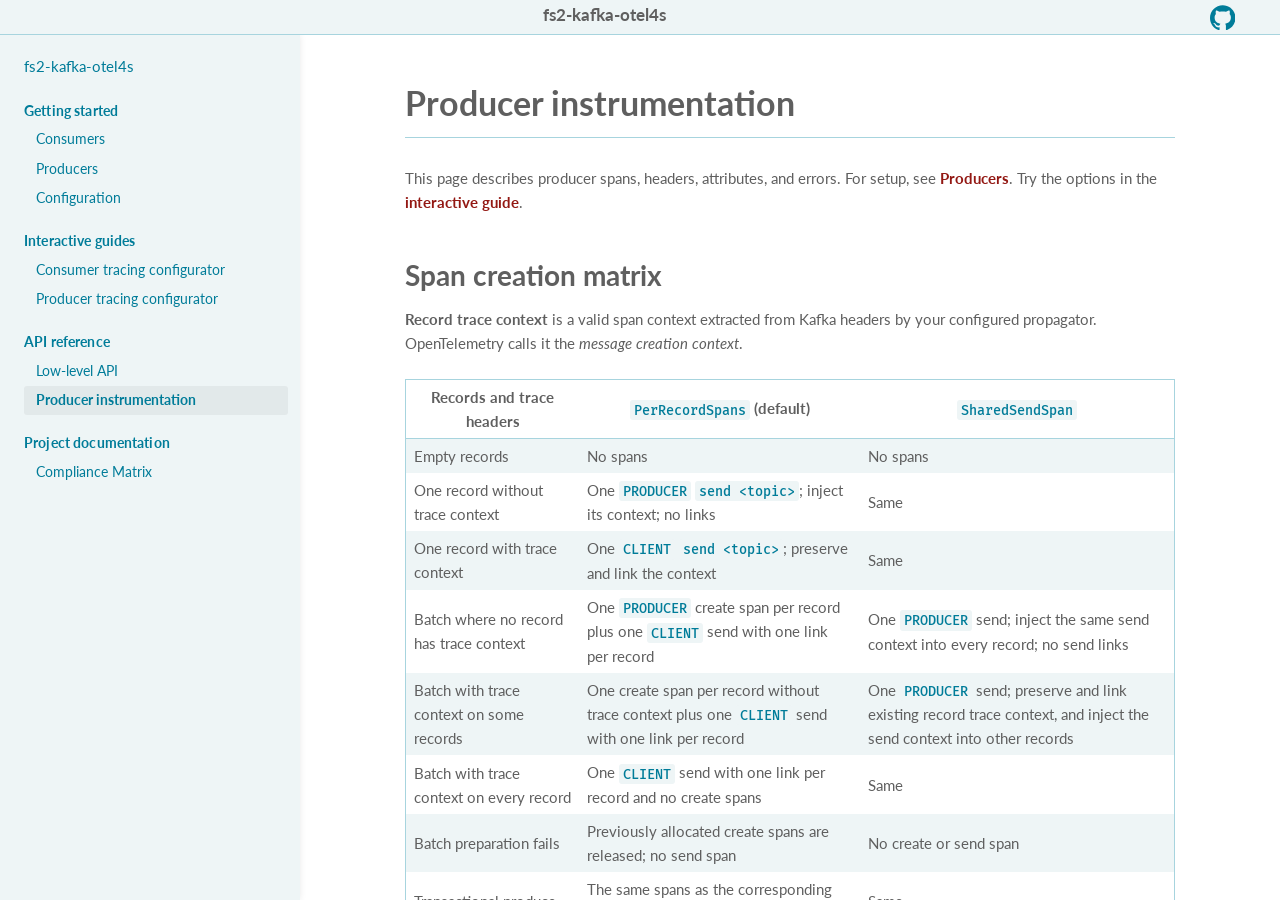
<file: reference/producer-instrumentation.html>
<!DOCTYPE html>
<html lang="en">
  
  <head>
  <meta http-equiv="Content-Type" content="text/html; charset=UTF-8">
  <meta charset="utf-8">
  <meta name="viewport" content="width=device-width, initial-scale=1.0">
  <meta name="generator" content="Typelevel Laika + Helium Theme" />
  <title>Producer instrumentation</title>
  
  <meta name="author" content="Maksym Ochenashko"/>
  
  <meta name="author" content="Maksym Ochenashko"/>
  
  
  <meta name="description" content="site"/>
  
  
  
  
  <link rel="stylesheet" href="https://fonts.googleapis.com/css?family=Lato:400,700">
  
  <link rel="stylesheet" href="https://fonts.googleapis.com/css?family=Fira+Mono:500">
  
  <link rel="stylesheet" type="text/css" href="../helium/site/icofont.min.css" />
    <link rel="stylesheet" type="text/css" href="../helium/site/laika-helium.css" />
    <link rel="stylesheet" type="text/css" href="../site.css" />
    <link rel="stylesheet" type="text/css" href="../assets/tracing-explorer.css" />
  <script src="../helium/site/laika-helium.js"></script>
    <script src="../assets/tracing-explorer.js"></script>
    <script src="../assets/consumer-spans.js"></script>
    <script src="../assets/producer-spans.js"></script>
  
  
  <script> /* for avoiding page load transitions */ </script>
</head>

  <body>

    <header id="top-bar" class="light-default dark-default">

  <div class="row">
    <a id="nav-icon">
      <i class="icofont-laika navigationMenu" title="Navigation">&#xefa2;</i>
    </a>
    
    
  </div>

  <a class="text-link" href="../">fs2-kafka-otel4s</a>

  <div class="row links">
    
    <a class="icon-link svg-link" href="https://github.com/iRevive/fs2-kafka-otel4s"><span class="github" title="Source Code"><svg class="svg-icon" width="100%" height="100%" viewBox="0 0 100 100" version="1.1" xmlns="http://www.w3.org/2000/svg" xml:space="preserve" style="fill-rule:evenodd;clip-rule:evenodd;stroke-linejoin:round;stroke-miterlimit:2;">
  <g class="svg-shape">
    <path d="M49.995,1c-27.609,-0 -49.995,22.386 -49.995,50.002c-0,22.09 14.325,40.83 34.194,47.444c2.501,0.458 3.413,-1.086 3.413,-2.412c0,-1.185 -0.043,-4.331 -0.067,-8.503c-13.908,3.021 -16.843,-6.704 -16.843,-6.704c-2.274,-5.773 -5.552,-7.311 -5.552,-7.311c-4.54,-3.103 0.344,-3.042 0.344,-3.042c5.018,0.356 7.658,5.154 7.658,5.154c4.46,7.64 11.704,5.433 14.552,4.156c0.454,-3.232 1.744,-5.436 3.174,-6.685c-11.102,-1.262 -22.775,-5.553 -22.775,-24.713c-0,-5.457 1.949,-9.92 5.147,-13.416c-0.516,-1.265 -2.231,-6.348 0.488,-13.233c0,0 4.199,-1.344 13.751,5.126c3.988,-1.108 8.266,-1.663 12.518,-1.682c4.245,0.019 8.523,0.574 12.517,1.682c9.546,-6.47 13.736,-5.126 13.736,-5.126c2.728,6.885 1.013,11.968 0.497,13.233c3.204,3.496 5.141,7.959 5.141,13.416c0,19.209 -11.691,23.436 -22.83,24.673c1.795,1.544 3.394,4.595 3.394,9.26c0,6.682 -0.061,12.076 -0.061,13.715c0,1.338 0.899,2.894 3.438,2.406c19.853,-6.627 34.166,-25.354 34.166,-47.438c-0,-27.616 -22.389,-50.002 -50.005,-50.002"/>
  </g>
</svg></span></a>
    
  </div>  

</header>
    
    <nav id="sidebar">

  <div class="row">
    
    <a class="icon-link svg-link" href="https://github.com/iRevive/fs2-kafka-otel4s"><span class="github" title="Source Code"><svg class="svg-icon" width="100%" height="100%" viewBox="0 0 100 100" version="1.1" xmlns="http://www.w3.org/2000/svg" xml:space="preserve" style="fill-rule:evenodd;clip-rule:evenodd;stroke-linejoin:round;stroke-miterlimit:2;">
  <g class="svg-shape">
    <path d="M49.995,1c-27.609,-0 -49.995,22.386 -49.995,50.002c-0,22.09 14.325,40.83 34.194,47.444c2.501,0.458 3.413,-1.086 3.413,-2.412c0,-1.185 -0.043,-4.331 -0.067,-8.503c-13.908,3.021 -16.843,-6.704 -16.843,-6.704c-2.274,-5.773 -5.552,-7.311 -5.552,-7.311c-4.54,-3.103 0.344,-3.042 0.344,-3.042c5.018,0.356 7.658,5.154 7.658,5.154c4.46,7.64 11.704,5.433 14.552,4.156c0.454,-3.232 1.744,-5.436 3.174,-6.685c-11.102,-1.262 -22.775,-5.553 -22.775,-24.713c-0,-5.457 1.949,-9.92 5.147,-13.416c-0.516,-1.265 -2.231,-6.348 0.488,-13.233c0,0 4.199,-1.344 13.751,5.126c3.988,-1.108 8.266,-1.663 12.518,-1.682c4.245,0.019 8.523,0.574 12.517,1.682c9.546,-6.47 13.736,-5.126 13.736,-5.126c2.728,6.885 1.013,11.968 0.497,13.233c3.204,3.496 5.141,7.959 5.141,13.416c0,19.209 -11.691,23.436 -22.83,24.673c1.795,1.544 3.394,4.595 3.394,9.26c0,6.682 -0.061,12.076 -0.061,13.715c0,1.338 0.899,2.894 3.438,2.406c19.853,-6.627 34.166,-25.354 34.166,-47.438c-0,-27.616 -22.389,-50.002 -50.005,-50.002"/>
  </g>
</svg></span></a>
    
  </div>

  <ul class="nav-list">
    <li class="level1 nav-leaf"><a href="../">fs2-kafka-otel4s</a></li>
    <li class="level1 nav-header">Getting started</li>
    <li class="level2 nav-leaf"><a href="../getting-started/consumers.html">Consumers</a></li>
    <li class="level2 nav-leaf"><a href="../getting-started/producers.html">Producers</a></li>
    <li class="level2 nav-leaf"><a href="../getting-started/configuration.html">Configuration</a></li>
    <li class="level1 nav-header">Interactive guides</li>
    <li class="level2 nav-leaf"><a href="../interactive-guides/consumer-tracing.html">Consumer tracing configurator</a></li>
    <li class="level2 nav-leaf"><a href="../interactive-guides/producer-tracing.html">Producer tracing configurator</a></li>
    <li class="level1 nav-header">API reference</li>
    <li class="level2 nav-leaf"><a href="low-level-api.html">Low-level API</a></li>
    <li class="level2 active nav-leaf"><a href="#">Producer instrumentation</a></li>
    <li class="level1 nav-header">Project documentation</li>
    <li class="level2 nav-leaf"><a href="../project/compliance-matrix.html">Compliance Matrix</a></li>
  </ul>

</nav>

    <div id="container">

      
<nav id="page-nav">
  <p class="header"><a href="#">Producer instrumentation</a></p>

  <ul class="nav-list">
    <li class="level1 nav-leaf"><a href="#span-creation-matrix">Span creation matrix</a></li>
    <li class="level1 nav-leaf"><a href="#recognized-record-trace-context">Recognized record trace context</a></li>
    <li class="level1 nav-node"><a href="#explicit-header-injection-versus-direct-production">Explicit header injection versus direct production</a></li>
    <li class="level2 nav-leaf"><a href="#batch-consequences">Batch consequences</a></li>
    <li class="level2 nav-leaf"><a href="#prepare-a-record-for-later-publication">Prepare a record for later publication</a></li>
    <li class="level1 nav-node"><a href="#single-record-sends">Single-record sends</a></li>
    <li class="level2 nav-leaf"><a href="#without-trace-context-in-the-record-headers">Without trace context in the record headers</a></li>
    <li class="level2 nav-leaf"><a href="#with-trace-context-in-the-record-headers">With trace context in the record headers</a></li>
    <li class="level1 nav-node"><a href="#batch-sends">Batch sends</a></li>
    <li class="level2 nav-leaf"><a href="#perrecordspans"><code>PerRecordSpans</code></a></li>
    <li class="level2 nav-leaf"><a href="#sharedsendspan"><code>SharedSendSpan</code></a></li>
    <li class="level1 nav-leaf"><a href="#link-attributes">Link attributes</a></li>
    <li class="level1 nav-leaf"><a href="#send-span-attributes">Send-span attributes</a></li>
    <li class="level1 nav-leaf"><a href="#create-span-attributes">Create-span attributes</a></li>
    <li class="level1 nav-leaf"><a href="#parenting-and-links">Parenting and links</a></li>
    <li class="level1 nav-leaf"><a href="#span-lifetime-and-errors">Span lifetime and errors</a></li>
    <li class="level1 nav-leaf"><a href="#transactional-apis">Transactional APIs</a></li>
    <li class="level1 nav-leaf"><a href="#client-free-operations">Client-free operations</a></li>
  </ul>

  <p class="footer"></p>
</nav>


      <main class="content">

        <h1 id="producer-instrumentation" class="title">Producer instrumentation</h1>
        <p>This page describes producer spans, headers, attributes, and errors.
        For setup, see <a href="../getting-started/producers.html">Producers</a>.
        Try the options in the <a href="../interactive-guides/producer-tracing.html">interactive guide</a>.</p>
        
        <h2 id="span-creation-matrix" class="section"><a class="anchor-link left" href="#span-creation-matrix"><i class="icofont-laika link">&#xef71;</i></a>Span creation matrix</h2>
        <p><strong>Record trace context</strong> is a valid span context extracted from Kafka headers by your configured propagator.
        OpenTelemetry calls it the <em>message creation context</em>.</p>
        <table>
          <thead>
            <tr>
              <th>Records and trace headers</th>
              <th><code>PerRecordSpans</code> (default)</th>
              <th><code>SharedSendSpan</code></th>
            </tr>
          </thead>
          <tbody>
            <tr>
              <td>Empty records</td>
              <td>No spans</td>
              <td>No spans</td>
            </tr>
            <tr>
              <td>One record without trace context</td>
              <td>One <code>PRODUCER</code> <code>send &lt;topic&gt;</code>; inject its context; no links</td>
              <td>Same</td>
            </tr>
            <tr>
              <td>One record with trace context</td>
              <td>One <code>CLIENT</code> <code>send &lt;topic&gt;</code>; preserve and link the context</td>
              <td>Same</td>
            </tr>
            <tr>
              <td>Batch where no record has trace context</td>
              <td>One <code>PRODUCER</code> create span per record plus one <code>CLIENT</code> send with one link per record</td>
              <td>One <code>PRODUCER</code> send; inject the same send context into every record; no send links</td>
            </tr>
            <tr>
              <td>Batch with trace context on some records</td>
              <td>One create span per record without trace context plus one <code>CLIENT</code> send with one link per record</td>
              <td>One <code>PRODUCER</code> send; preserve and link existing record trace context, and inject the send context into other records</td>
            </tr>
            <tr>
              <td>Batch with trace context on every record</td>
              <td>One <code>CLIENT</code> send with one link per record and no create spans</td>
              <td>Same</td>
            </tr>
            <tr>
              <td>Batch preparation fails</td>
              <td>Previously allocated create spans are released; no send span</td>
              <td>No create or send span</td>
            </tr>
            <tr>
              <td>Transactional produce</td>
              <td>The same spans as the corresponding non-transactional produce</td>
              <td>Same</td>
            </tr>
            <tr>
              <td><code>injectHeaders</code> by itself</td>
              <td>No spans</td>
              <td>No spans</td>
            </tr>
          </tbody>
        </table>
        <p>For a batch of <code>N</code> records with <code>M</code> missing contexts:</p>
        <table>
          <thead>
            <tr>
              <th>Mode</th>
              <th>Create spans</th>
              <th>Send kind</th>
              <th>Send links</th>
            </tr>
          </thead>
          <tbody>
            <tr>
              <td><code>PerRecordSpans</code></td>
              <td><code>M</code></td>
              <td><code>CLIENT</code></td>
              <td><code>N</code></td>
            </tr>
            <tr>
              <td><code>SharedSendSpan</code>, <code>M &gt; 0</code></td>
              <td>None</td>
              <td><code>PRODUCER</code></td>
              <td><code>N - M</code></td>
            </tr>
            <tr>
              <td><code>SharedSendSpan</code>, <code>M = 0</code></td>
              <td>None</td>
              <td><code>CLIENT</code></td>
              <td><code>N</code></td>
            </tr>
          </tbody>
        </table>
        <p>The default, <code>PerRecordSpans</code>, gives each record its own context. To reduce span count, use <code>SharedSendSpan</code>:</p>
        <pre class="keep-together pdf epub"><code class="nohighlight"><span class="type-name">KafkaTracer</span><span>.</span><span class="type-name">Config</span><span>
  .</span><span class="keyword">default</span><span>
  .</span><span class="identifier">withBatchSpanMode</span><span>(</span><span class="type-name">BatchSpanMode</span><span>.</span><span class="type-name">SharedSendSpan</span><span>)</span></code></pre>
        
        <h2 id="recognized-record-trace-context" class="section"><a class="anchor-link left" href="#recognized-record-trace-context"><i class="icofont-laika link">&#xef71;</i></a>Recognized record trace context</h2>
        <p>Your configured propagator must extract a valid <code>SpanContext</code>. With W3C Trace Context, a valid header looks like this:</p>
        <pre class="keep-together pdf epub"><code class="text">traceparent: 00-80f198ee56343ba864fe8b2a57d3eff7-e457b5a2e4d86bd1-01</code></pre>
        <p>A record is treated as having no trace context when:</p>
        <ul>
          <li>no recognized propagation header exists;</li>
          <li><code>traceparent</code> is malformed;</li>
          <li>its trace ID or span ID is invalid, for example because it is all zeros;</li>
          <li>only baggage or <code>tracestate</code> exists without a span context;</li>
          <li>the last value of a duplicate propagation header is malformed or null.</li>
        </ul>
        <p>Unsampled contexts and contexts from ended spans are valid. The referenced span need not be exported.
        Other configured propagators, such as B3, can use different headers.</p>
        <p>For duplicate headers, the last value wins. A malformed or null last value makes the context missing,
        even if an earlier value was valid. Production then injects a new context.</p>
        <p>Extraction uses <code>joinOrRoot</code>:</p>
        <pre class="keep-together pdf epub"><code class="nohighlight"><span class="type-name">Tracer</span><span>[</span><span class="type-name">F</span><span>].</span><span class="identifier">joinOrRoot</span><span>(</span><span class="identifier">record</span><span>.</span><span class="identifier">headers</span><span>)(</span><span class="type-name">Tracer</span><span>[</span><span class="type-name">F</span><span>].</span><span class="identifier">currentSpanContext</span><span>)</span></code></pre>
        <p>The result is <code>Some(context)</code> for a valid context, or <code>None</code>.</p>
        
        <h2 id="explicit-header-injection-versus-direct-production" class="section"><a class="anchor-link left" href="#explicit-header-injection-versus-direct-production"><i class="icofont-laika link">&#xef71;</i></a>Explicit header injection versus direct production</h2>
        <p>Use <code>produce</code> for normal sends. It adds trace headers automatically.
        Use <code>injectHeaders</code> when you want to save the current application context for later publication.</p>
        <p>For a record without headers, with an application span active:</p>
        <table>
          <thead>
            <tr>
              <th>Call</th>
              <th>Send kind</th>
              <th>Context in headers</th>
              <th>Send links</th>
            </tr>
          </thead>
          <tbody>
            <tr>
              <td><code>produce(records).flatten</code></td>
              <td><code>PRODUCER</code></td>
              <td>Send span</td>
              <td>None</td>
            </tr>
            <tr>
              <td><code>injectHeaders</code>, then <code>produce</code></td>
              <td><code>CLIENT</code></td>
              <td>Application span</td>
              <td>Application span</td>
            </tr>
          </tbody>
        </table>
        <p>Both flows preserve existing recognized contexts. If no context is active, <code>injectHeaders</code> has nothing to add.</p>
        
        <h3 id="batch-consequences" class="section"><a class="anchor-link left" href="#batch-consequences"><i class="icofont-laika link">&#xef71;</i></a>Batch consequences</h3>
        <p>Injecting the same application context into every record creates one <code>CLIENT</code> send span with one link per record.
        All links point to that application context and carry their record’s attributes. No create spans are needed.</p>
        <p>Direct production of a batch without headers uses the configured mode:</p>
        <ul>
          <li><code>PerRecordSpans</code> creates and injects a context per record, then links send to each.</li>
          <li><code>SharedSendSpan</code> injects one send context into every record, with no send links.</li>
        </ul>
        
        <h3 id="prepare-a-record-for-later-publication" class="section"><a class="anchor-link left" href="#prepare-a-record-for-later-publication"><i class="icofont-laika link">&#xef71;</i></a>Prepare a record for later publication</h3>
        <p>Use this when the current application span should supply the record context:</p>
        <pre class="keep-together pdf epub"><code class="nohighlight"><span class="keyword">import</span><span> </span><span class="identifier">cats</span><span>.</span><span class="identifier">effect</span><span>.</span><span class="type-name">IO</span><span>
</span><span class="keyword">import</span><span> </span><span class="identifier">fs2</span><span>.</span><span class="identifier">kafka</span><span>.</span><span class="type-name">ProducerRecord</span><span>
</span><span class="keyword">import</span><span> </span><span class="identifier">fs2</span><span>.</span><span class="identifier">kafka</span><span>.</span><span class="identifier">otel4s</span><span>.</span><span class="identifier">trace</span><span>.</span><span class="type-name">TracedKafkaProducer</span><span>

</span><span class="keyword">def</span><span> </span><span class="declaration-name">prepareRecord</span><span>(
    </span><span class="identifier">producer</span><span>: </span><span class="type-name">TracedKafkaProducer</span><span>[</span><span class="type-name">IO</span><span>, </span><span class="type-name">String</span><span>, </span><span class="type-name">String</span><span>]
): </span><span class="type-name">IO</span><span>[</span><span class="type-name">ProducerRecord</span><span>[</span><span class="type-name">String</span><span>, </span><span class="type-name">String</span><span>]] =
  </span><span class="identifier">producer</span><span>.</span><span class="identifier">injectHeaders</span><span>(
    </span><span class="type-name">ProducerRecord</span><span>(</span><span class="string-literal">&quot;orders&quot;</span><span>, </span><span class="string-literal">&quot;order-1&quot;</span><span>, </span><span class="string-literal">&quot;&quot;&quot;{&quot;status&quot;:&quot;created&quot;}&quot;&quot;&quot;</span><span>)
  )</span></code></pre>
        
        <h2 id="single-record-sends" class="section"><a class="anchor-link left" href="#single-record-sends"><i class="icofont-laika link">&#xef71;</i></a>Single-record sends</h2>
        
        <h3 id="without-trace-context-in-the-record-headers" class="section"><a class="anchor-link left" href="#without-trace-context-in-the-record-headers"><i class="icofont-laika link">&#xef71;</i></a>Without trace context in the record headers</h3>
        <p>The instrumentation creates one span:</p>
        <ul>
          <li>kind: <code>PRODUCER</code>;</li>
          <li>name: <code>send &lt;topic&gt;</code>;</li>
          <li>links: none.</li>
        </ul>
        <p>The send span&#39;s context is injected into the Kafka record headers before the record is passed to the underlying producer.</p>
        <p>This is the only case where a send span has kind <code>PRODUCER</code> in <code>PerRecordSpans</code>. In <code>SharedSendSpan</code>, a batch send is also <code>PRODUCER</code> whenever at least one record receives its context.</p>
        
        <h3 id="with-trace-context-in-the-record-headers" class="section"><a class="anchor-link left" href="#with-trace-context-in-the-record-headers"><i class="icofont-laika link">&#xef71;</i></a>With trace context in the record headers</h3>
        <p>The instrumentation creates one span:</p>
        <ul>
          <li>kind: <code>CLIENT</code>;</li>
          <li>name: <code>send &lt;topic&gt;</code>;</li>
          <li>links: one link to the context extracted from the record headers.</li>
        </ul>
        <p>Existing headers are preserved. The send span links to their context.</p>
        
        <h2 id="batch-sends" class="section"><a class="anchor-link left" href="#batch-sends"><i class="icofont-laika link">&#xef71;</i></a>Batch sends</h2>
        <p>Any send containing more than one record is treated as a batch.</p>
        
        <h3 id="perrecordspans" class="section"><a class="anchor-link left" href="#perrecordspans"><i class="icofont-laika link">&#xef71;</i></a><code>PerRecordSpans</code></h3>
        <p>The send span always has kind <code>CLIENT</code>.</p>
        <p>For each record without valid trace context in its headers, the instrumentation creates a dedicated span:</p>
        <ul>
          <li>kind: <code>PRODUCER</code>;</li>
          <li>name: <code>create &lt;record-topic&gt;</code>;</li>
          <li>links: none.</li>
        </ul>
        <p>The create span&#39;s context is injected into that record. Records that already contain valid contexts retain their existing propagation headers.</p>
        <p>The batch send span contains one link for every record. Each link targets either the record trace context extracted from its headers or its generated create span.</p>
        
        <h3 id="sharedsendspan" class="section"><a class="anchor-link left" href="#sharedsendspan"><i class="icofont-laika link">&#xef71;</i></a><code>SharedSendSpan</code></h3>
        <p>No create spans are generated. Records with recognized trace context in their headers retain those headers and contribute links to the send span. Other records receive the send span&#39;s context and do not contribute self-links.</p>
        <p>The send span is <code>PRODUCER</code> when its context is injected into at least one record. If every record already has a context, the send span is <code>CLIENT</code> and contains one link per record.</p>
        
        <h2 id="link-attributes" class="section"><a class="anchor-link left" href="#link-attributes"><i class="icofont-laika link">&#xef71;</i></a>Link attributes</h2>
        <p>Every link from a send span describes one produced record and may contain:</p>
        <ul>
          <li><code>messaging.destination.name</code>;</li>
          <li><code>messaging.destination.partition.id</code>, when the partition was explicitly set on the producer record;</li>
          <li><code>kafka.message.key</code>, when the key can be represented by its <code>KafkaMessageKey</code> instance;</li>
          <li><code>kafka.message.tombstone = true</code>, when the record value is null.</li>
        </ul>
        <p>Links do not contain the producer client ID, messaging operation attributes, Kafka offset, or configured constant attributes.</p>
        <p>In <code>SharedSendSpan</code>, records given the send context have no send links. Their individual attributes
        are omitted from the batch span.</p>
        
        <h2 id="send-span-attributes" class="section"><a class="anchor-link left" href="#send-span-attributes"><i class="icofont-laika link">&#xef71;</i></a>Send-span attributes</h2>
        <p>Every send span initially contains:</p>
        <ul>
          <li><code>messaging.system.name = &quot;kafka&quot;</code>;</li>
          <li><code>messaging.operation.name = &quot;send&quot;</code>;</li>
          <li><code>messaging.operation.type = &quot;send&quot;</code>;</li>
          <li><code>messaging.client.id</code>, when configured on the producer;</li>
          <li><code>messaging.destination.name</code>, only when all records target one topic;</li>
          <li><code>messaging.destination.partition.id</code>, only when every record has an explicit partition and all records target the same topic-partition;</li>
          <li><code>messaging.batch.message_count</code>, only when the operation contains more than one record;</li>
          <li><code>kafka.message.key</code>, only for a single record with a representable key;</li>
          <li><code>kafka.message.tombstone = true</code>, when a single record is a tombstone or every record in a batch is a tombstone.</li>
        </ul>
        <p>After a successful single-record send completes, its Kafka result contributes:</p>
        <ul>
          <li>the actual <code>messaging.destination.partition.id</code>;</li>
          <li><code>kafka.offset</code>.</li>
        </ul>
        <p>Batch results do not add result-level partition or offset attributes.</p>
        <p><code>withSendSpanSetup</code> attributes override constant attributes, which override derived attributes.
        After acknowledgment, single-record result attributes replace matching partition and offset values.</p>
        
        <h2 id="create-span-attributes" class="section"><a class="anchor-link left" href="#create-span-attributes"><i class="icofont-laika link">&#xef71;</i></a>Create-span attributes</h2>
        <p>Every generated create span contains:</p>
        <ul>
          <li><code>messaging.system.name = &quot;kafka&quot;</code>;</li>
          <li><code>messaging.operation.name = &quot;create&quot;</code>;</li>
          <li><code>messaging.operation.type = &quot;create&quot;</code>;</li>
          <li><code>messaging.destination.name</code>;</li>
          <li><code>messaging.client.id</code>, when configured on the producer;</li>
          <li><code>messaging.destination.partition.id</code>, when explicitly set on the producer record;</li>
          <li><code>kafka.message.key</code>, when representable;</li>
          <li><code>kafka.message.tombstone = true</code>, when the value is null;</li>
          <li>configured constant attributes.</li>
        </ul>
        <p>Create-span naming and setup are fixed. <code>withSendSpanSetup</code> only affects send spans.</p>
        
        <h2 id="parenting-and-links" class="section"><a class="anchor-link left" href="#parenting-and-links"><i class="icofont-laika link">&#xef71;</i></a>Parenting and links</h2>
        <p>Create and send spans share the active application span as parent. Without one, they are separate roots.
        Contexts from record headers become links. They do not become parents.</p>
        
        <h2 id="span-lifetime-and-errors" class="section"><a class="anchor-link left" href="#span-lifetime-and-errors"><i class="icofont-laika link">&#xef71;</i></a>Span lifetime and errors</h2>
        <p>The send span covers both stages of fs2-kafka&#39;s producer API:</p>
        <ol class="arabic">
          <li>submitting records through the outer <code>produce</code> effect;</li>
          <li>waiting for the Kafka result through the returned effect.</li>
        </ol>
        <p>Run both stages with <code>.flatten</code>:</p>
        <pre class="keep-together pdf epub"><code class="nohighlight"><span class="identifier">producer</span><span>.</span><span class="identifier">produce</span><span>(</span><span class="identifier">records</span><span>).</span><span class="identifier">flatten</span></code></pre>
        <p>Running only the outer effect leaves the send span open. Create spans end after submission,
        before Kafka acknowledgment.</p>
        <p>With the default send-span finalization strategy:</p>
        <ul>
          <li>an outer submission failure ends the send span with error status;</li>
          <li>an await-stage failure ends the send span with error status;</li>
          <li>the exception is recorded;</li>
          <li><code>error.type</code> contains the exception class name;</li>
          <li>the status description contains the exception message when one is available;</li>
          <li>cancellation sets <code>error.type = &quot;canceled&quot;</code> and error status with description <code>canceled</code>.</li>
        </ul>
        <p><code>withSendSpanSetup</code> can replace the send span&#39;s name, additional attributes, and finalization strategy.
        Returning <code>None</code> suppresses the send span for that batch. It does not change the span kind, link selection, or create spans.</p>
        <p>Disabling send spans keeps publishing and create spans enabled. Records missing context use their create span
        or the active application context, if available.</p>
        <p>If header preparation fails, any create spans are released. No send span is created.</p>
        
        <h2 id="transactional-apis" class="section"><a class="anchor-link left" href="#transactional-apis"><i class="icofont-laika link">&#xef71;</i></a>Transactional APIs</h2>
        <p><code>produceTransactionally</code> wraps the regular traced produce operation in a Kafka transaction. It does not create a separate transaction span.</p>
        <p><code>produceAndCommitTransactionally</code> groups records by <code>KafkaCommitter</code>. Each group gets a traced produce call
        using the span rules above.</p>
        <p>The following operations do not create producer spans by themselves:</p>
        <ul>
          <li><code>initTransactions</code>;</li>
          <li><code>transaction</code>;</li>
          <li><code>sendOffsetsToTransaction</code>;</li>
          <li><code>metrics</code>;</li>
          <li><code>partitionsFor</code>;</li>
          <li><code>injectHeaders</code>.</li>
        </ul>
        <p>Empty regular and transactional produce operations delegate directly to the underlying producer and create no spans.</p>
        
        <h2 id="client-free-operations" class="section"><a class="anchor-link left" href="#client-free-operations"><i class="icofont-laika link">&#xef71;</i></a>Client-free operations</h2>
        <p><code>KafkaTracer.producerSpans(ProducerMetadata.Provider.constant(metadata))</code> creates a handle without a Kafka client.
        The producer adapter exposes its handle through <code>.spans</code>. Both use the same implementation and tracing rules.</p>
        <p>Call <code>spans.produce(records)(send)</code>. The callback must publish the prepared records it receives
        and return the two-stage fs2-kafka effect.</p>
        <p>Empty input calls <code>send</code> without metadata lookup or spans. A noop handle also skips header propagation.</p>
        <p>Run the acknowledgment effect to end the send span. You handle transactions when using this API directly.</p>

        
<hr class="footer-rule"/>
<footer>
  Site generated by <a href="https://typelevel.org/Laika/">Laika</a> with the Helium theme.
</footer>


      </main>

    </div>

  </body>

</html>
</file>
<file: helium/site/laika-helium.css>
:root {
  --primary-color: #007c99;
  --primary-light: #eef5f6;
  --primary-medium: #a7d4de;
  --secondary-color: #931813;
  --text-color: #5f5f5f;
  --bg-color: #ffffff;
  --gradient-top: #095269;
  --gradient-bottom: #007c99;
  --component-color: var(--primary-color);
  --component-area-bg: var(--primary-light);
  --component-hover: var(--secondary-color);
  --component-border: var(--primary-medium);
  --subtle-highlight: rgba(0, 0, 0, 0.05);
  --messages-info: #007c99;
  --messages-info-light: #ebf6f7;
  --messages-warning: #b1a400;
  --messages-warning-light: #fcfacd;
  --messages-error: #d83030;
  --messages-error-light: #ffe9e3;
  --syntax-base1: #2a3236;
  --syntax-base2: #8c878e;
  --syntax-base3: #b2adb4;
  --syntax-base4: #bddcee;
  --syntax-base5: #e8e8e8;
  --syntax-wheel1: #e28e93;
  --syntax-wheel2: #ef9725;
  --syntax-wheel3: #ffc66d;
  --syntax-wheel4: #7fb971;
  --syntax-wheel5: #4dbed4;
  --body-font: "Lato", sans-serif;
  --header-font: "Lato", sans-serif;
  --code-font: "Fira Mono", monospace;
  --body-font-size: 15px;
  --code-font-size: 0.9em;
  --small-font-size: 12px;
  --title-font-size: 34px;
  --header2-font-size: 28px;
  --header3-font-size: 20px;
  --header4-font-size: 15px;
  --block-spacing: 10px;
  --line-height: 1.5;
  --content-width: 860px;
  --nav-width: 275px;
  --top-bar-height: 35px;
  color-scheme: light dark;
}

.light-inverted {
  --component-color: var(--primary-medium);
  --component-area-bg: var(--primary-color);
  --component-hover: var(--bg-color);
  --component-border: var(--primary-light);
  --subtle-highlight: rgba(255, 255, 255, 0.15);
}

@media (prefers-color-scheme: dark) {
  :root {
    --primary-color: #a7d4de;
    --primary-light: #125d75;
    --primary-medium: #a7d4de;
    --secondary-color: #f1c47b;
    --text-color: #eeeeee;
    --bg-color: #064458;
    --gradient-top: #064458;
    --gradient-bottom: #197286;
    --component-color: var(--primary-color);
    --component-area-bg: var(--primary-light);
    --component-hover: var(--secondary-color);
    --component-border: var(--primary-medium);
    --subtle-highlight: rgba(255, 255, 255, 0.15);
    --messages-info: #ebf6f7;
    --messages-info-light: #007c99;
    --messages-warning: #fcfacd;
    --messages-warning-light: #817800;
    --messages-error: #ffe9e3;
    --messages-error-light: #d83030;
    --syntax-base1: #2a3236;
    --syntax-base2: #8c878e;
    --syntax-base3: #b2adb4;
    --syntax-base4: #bddcee;
    --syntax-base5: #e8e8e8;
    --syntax-wheel1: #e28e93;
    --syntax-wheel2: #ef9725;
    --syntax-wheel3: #ffc66d;
    --syntax-wheel4: #7fb971;
    --syntax-wheel5: #4dbed4;
  }

  .dark-inverted {
    --component-color: var(--primary-medium);
    --component-area-bg: var(--primary-color);
    --component-hover: var(--bg-color);
    --component-border: var(--primary-light);
    --subtle-highlight: rgba(0, 0, 0, 0.05);
  }
}

*, :after, :before {
  box-sizing: border-box;
}

body {
  font-family: var(--body-font);
  color: var(--text-color);
  background-color: var(--bg-color);
  font-size: var(--body-font-size);
  line-height: var(--line-height);
  position: relative;
  padding-bottom: 40px;
  margin-top: 0;
}

#container {
  position: fixed;
  top: var(--top-bar-height);
  left: 0;
  height: calc(100% - var(--top-bar-height));
  width: 100%;
  overflow-y: auto;
}

main.content {
  display: block;
  width: 100%;
  margin-right: auto;
  margin-left: auto;
  min-height: 100vh;
  padding: 15px 15px 45px;
  margin-bottom: 70px;
}

@media (min-width: 576px) {
  main.content {
    padding: 15px 30px;
  }
}

@media (min-width: 1020px) {
  #container {
    left: var(--nav-width) !important;
    width: calc(100% - var(--nav-width));
    transition: left .25s ease-out;
  }
  main.content {
    max-width: var(--content-width);
    padding: 15px 45px;
  }
}

@media (min-width: 1450px) {
  main.content {
    max-width: 1125px;
  }
  #page-nav + main.content {
    padding: 15px 310px 15px 45px;
  }
}



p, main > div {
  margin: 0 0 var(--block-spacing);
}

/* lists =========================================== */

section > ul li {
  margin-bottom: 25px;
  line-height: var(--line-height);
}

ul, ol {
  padding: 0;
  margin: 0 0 var(--block-spacing) 25px;
}

ul li {
  margin-bottom: calc(var(--block-spacing) / 2);
  line-height: var(--line-height);
}

li ul {
  margin-bottom: var(--block-spacing);
  margin-top: 0;
}

/* headers =========================================== */

section {
  padding-top: 30px;
}

h1, h2, h3, h4, h5, h6 {
  font-family: var(--header-font);
  color: var(--secondary-color);
  margin: var(--block-spacing) 0;
  line-height: 20px; /* TODO */
}

h1, h2, h3 {
  line-height: 40px; /* TODO */
}

h1 {
  font-size: var(--title-font-size);
  margin-top: calc(var(--block-spacing) * 3.5);
  margin-bottom: calc(var(--block-spacing) * 1.2);
}
h1.title {
  padding-top: calc(40px + var(--top-bar-height));
  padding-bottom: 10px;
  margin-top: 0;
  margin-bottom: calc(var(--block-spacing) * 3);
  border-bottom: 1px solid var(--component-border);
}
h2 {
  font-size: var(--header2-font-size);
  margin-top: calc(var(--block-spacing) * 3.5);
  margin-bottom: calc(var(--block-spacing) * 1.2);
}
h3 {
  font-size: var(--header3-font-size);
  margin-top: calc(var(--block-spacing) * 1.6);
  margin-bottom: calc(var(--block-spacing) / 2);
}
h4, h5, h6 {
  font-size: var(--header4-font-size);
  margin-top: calc(var(--block-spacing) * 1.6);
  margin-bottom: calc(var(--block-spacing) / 2);
}

/* links =========================================== */

a {
  color: var(--secondary-color);
  font-weight: bold;
  text-decoration: none;
}
a:hover {
  color: var(--secondary-color);
  text-decoration: underline;
}

/* images =========================================== */

.default-image-block {
  text-align: center;
}

.default-image-block img {
  width: 90%;
  height: auto;
}

img.default-image-span {
  height: 1em;
  width: auto;
}

/* anchor =========================================== */

a.anchor-link {
  visibility: hidden;
  position: absolute;
  display: inline-block;
  width: 1.4em;
  margin-top: -3px;
  text-align: right;
  text-decoration: none;
}
a.anchor-link.left {
  margin-left: -1.4em;
  padding-right: 0.5em;
}
a.anchor-link.right {
  padding-left: 0.5em;
  text-align: left;
}

h1:hover > a.anchor-link,
h2:hover > a.anchor-link,
h3:hover > a.anchor-link,
h4:hover > a.anchor-link,
h5:hover > a.anchor-link,
h6:hover > a.anchor-link {
  visibility: visible;
  text-decoration: none;
}

.anchor-link .icofont-laika {
  font-size: 0.75em;
  color: var(--primary-color);
  -webkit-font-smoothing: antialiased;
  -moz-osx-font-smoothing: grayscale;
}

/* callout =========================================== */

.callout {
  margin: calc(var(--block-spacing) * 2);
  padding: 4px 10px;
  border-radius: 5px;
}
.callout .icofont-laika {
  display: block;
  padding: 5px 0;
}

.callout.warning {
  background-color: var(--messages-warning-light);
  border-left: 7px solid var(--messages-warning);
}
.callout.warning .icofont-laika {
  color: var(--messages-warning);
}

.callout.info {
  background-color: var(--messages-info-light);
  border-left: 7px solid var(--messages-info);
}
.callout.info .icofont-laika {
  color: var(--messages-info);
}

.callout.error {
  background-color: var(--messages-error-light);
  border-left: 7px solid var(--messages-error);
}
.callout.error .icofont-laika {
  color: var(--messages-error);
}

/* inline runtime messages  ======================== */

.inline {
  border-radius: 5px;
  padding: 0 5px 2px 5px
}
.inline code {
  padding-left: 10px;
}
.inline.info {
  background-color: var(--messages-info-light);
  border: 1px solid var(--messages-info);
}
.inline.warning {
  background-color: var(--messages-warning-light);
  border: 1px solid var(--messages-warning);
}
.inline.error {
  background-color: var(--messages-error-light);
  border: 1px solid var(--messages-error);
}

/* tabs =========================================== */

.tab-container {
  margin-top: calc(var(--block-spacing) * 1.8);
  margin-bottom: calc(var(--block-spacing) * 1.8);
}
ul.tab-group {
  list-style: none;
  margin: 0;
  padding: 0;
}
li.tab {
  display: inline-block;
  border: 1px solid var(--component-border);
  border-radius: 5px 5px 0 0;
  background-color: var(--primary-light);
  padding: 2px 5px;
  margin-bottom: -1px !important;
  color: var(--primary-color);
}
li.tab a, li.tab a:hover {
  color: var(--primary-color);
  text-decoration: none;
}
li.tab.active a {
  cursor: default;
}
li.tab.active {
  background-color: var(--bg-color);
  border-bottom-color: transparent;
}
.tab-content {
  display: none;
  padding: 12px 5px 5px;
  border: 1px solid var(--component-border);
  border-radius: 0 5px 5px 5px;
  margin-top: 0 !important;
}
.tab-content.active {
  display: block;
}

/* tables =========================================== */

table {
  margin: calc(var(--block-spacing) * 2) 0;
  border: 1px solid var(--component-border);
  border-collapse: collapse;
}
thead > tr {
  border-bottom: 1px solid var(--component-border);
}
td, th {
  padding: 5px 8px;
}
tbody > tr:nth-child(odd) {
  background: var(--primary-light);
}

/* svg icon ===================================== */

.row a {
  line-height: 1.75em;
}

.svg-link {
  position: relative;
  top: 4px;
}

.svg-icon {
  height: 1.7em;
  width: 1.7em;
}

.svg-shape {
  fill: var(--component-color);
}

a:hover .svg-shape {
  fill: var(--component-hover);
}

/* footer ========================================== */

.footer-rule {
  margin-top: 30px;
}
footer {
  font-size: 0.9em;
  text-align: center;
}

/* other =========================================== */

blockquote {
  margin: calc(var(--block-spacing) * 2);
  font-style: italic;
}

p.title {
  font-weight: bold;
}
.downloads {
  display: flex;
  justify-content: space-evenly;
  margin: 30px 30px var(--block-spacing) 0;
}
.downloads img {
  width: 245px;
  height: auto;
  display: inline-block;
}

.keep-together {
  page-break-inside: avoid;
}

/* mermaid diagrams ==================== */

pre.mermaid {
  color: var(--bg-color); /* avoiding page load flicker */
  background-color: var(--bg-color);
  border: 1px solid var(--primary-medium);
  text-align: center;
}




/* top navigation bar =========================================== */

header {
  display: flex;
  justify-content: space-between;
  background-color: var(--component-area-bg);
  margin: 0;
  position: fixed;
  top: 0;
  left: 0;
  height: var(--top-bar-height);
  z-index: 2000;
  width: 100%;
  align-items: center;
  padding: 0 45px 0 20px;
  border-bottom: 1px solid var(--component-border);
}
header a, nav .row a {
  color: var(--component-color);
}
header a:hover, nav .row a:hover {
  text-decoration: none;
  cursor: pointer;
  color: var(--component-hover)
}

header .image-link {
  height: var(--top-bar-height);
  display: flex;
  flex-direction: column;
  justify-content: center;
}
header img {
  max-height: calc(var(--top-bar-height) - 10px);
  width: auto;
}

header .row a, nav .row a {
  margin: 0 0 0 20px;
}
header .row.links {
  display: none;
}
nav .row {
  margin: 10px 15px 3px 25px;
  padding-bottom: 7px;
  border-bottom: 1px solid var(--component-border);
}

#nav-icon {
  display: inline-block;
}
@media (min-width: 1020px) {
  #nav-icon {
    display: none;
  }
}
@media (min-width: 500px) {
  header .row.links {
    display: block;
  }
  nav .row {
    display: none;
  }
}

header .row.links .row.links {
  display: inline-block;
}

.text-link {
  position: relative;
  bottom: 2px;
}

.button-link, #header-right .button-link, #header-left .menu-toggle, nav .row a.button-link {
  position: relative;
  bottom: 2px;
  display: inline-block;
  border-radius: 9px;
  padding: 0 7px;
  background-color: var(--component-color);
  color: var(--component-area-bg);
  font-size: 0.9em;
}
.button-link:hover, #header-right .button-link:hover {
  background-color: var(--component-hover);
  color: var(--component-area-bg);
  text-decoration: none;
}

/* menus =================================================== */

.menu-toggle:after {
  display: inline-block;
  width: 0;
  height: 0;
  content: "";
  margin-left: 0.5em;
  margin-bottom: 0.1em;
  border-left: 8px solid transparent;
  border-right: 8px solid transparent;
  border-top: 8px solid var(--component-color);
}

.menu-toggle:hover:after {
  border-top: 8px solid var(--component-hover);
}

.menu-container {
  position: relative;
  display: inline-block;
}

.menu-content {
  display: none;
  position: absolute;
  z-index: 5000;
  left: 20px;
  top: calc(var(--top-bar-height) - 10px);
  background-color: var(--bg-color);
  border: 1px solid var(--component-border);
  border-radius: 5px;
  white-space: nowrap;
}

.menu-content ul.nav-list {
  padding-top: 5px;
  padding-bottom: 5px;
  margin: 0;
}
.menu-content .nav-list li {
  margin-left: 0;
  margin-bottom: 2px;
}
.menu-content .nav-list li a {
  margin: 0;
  line-height: 1.2;
}
.menu-content.menu-open {
  display: block;
}

/* version menu =================================================== */

.left-column {
  display: inline-block;
  width: 3.5em;
}
.version-label {
  border-radius: 3px;
  padding: 1px 3px;
  color: white;
  font-size: 0.8em;
  margin-right: 1em;
}
.version-label.eol {
  background-color: gray;
}
.version-label.stable {
  background-color: green;
}
.version-label.dev, .version-label.development, .version-label.milestone {
  background-color: yellow;
  color: black;
}

/* navigation lists - common styles (menus, main nav, page nav) ==== */

.nav-list {
  font-size: var(--body-font-size);
}

.nav-list li {
  margin-left: 10px;
  margin-bottom: 2px;
  line-height: 1.1;
}

.nav-list li a {
  display: block;
  padding: 3px 15px 4px 15px;
  color: var(--primary-color);
  font-weight: normal;
}

/* left navigation bar =========================================== */

#sidebar {
  position: fixed;
  background-color: var(--primary-light);
  width: var(--nav-width);
  margin-left: calc(var(--nav-width) * -1);
  left: 0;
  z-index: 1000;
  height: calc(100% - var(--top-bar-height));
  top: var(--top-bar-height);
  overflow-x: hidden;
  overflow-y: auto;
  transition: margin .25s ease-out;
}

@media (min-width: 1020px) {
  #sidebar {
    margin-left: 0;
    box-shadow: -2px 0 8px rgba(0, 0, 0, 0.15);
  }
}

#sidebar.nav-open {
  margin-left: 0 !important;
}

#sidebar ul {
  margin-bottom: 15px;
}

#sidebar ul.nav-list {
  padding-top: 10px;
  padding-bottom: 15px;
  margin: 0 0 0 15px;
}

#sidebar .nav-list li.level1 {
  margin-left: -5px;
  padding: 1px 0;
  font-size: 1.1em;
}

#sidebar .nav-list li.level1.nav-node {
  margin-bottom: 5px;
  border-bottom: 2px solid var(--secondary-color);
}

#sidebar .nav-list li.level1 a {
  margin-left: 0;
  padding: 3px 15px 4px 15px;
}

#sidebar .nav-list li.level1.nav-node a {
  padding-bottom: 1px;
}

#sidebar .nav-list li.nav-header {
  color: var(--secondary-color);
  display: block;
  padding: 3px 15px;
  font-weight: bold;
  text-transform: uppercase;
  margin-left: -5px;
  font-size: 1em;
}
#sidebar .nav-list li.level1.nav-header { /* for higher specificity */
  padding: 3px 15px;
}

#sidebar .nav-list li.nav-header.level2 {
  margin-left: 10px;
  margin-top: 5px;
  font-size: 0.9em;
}

#sidebar .nav-list .level3 {
  margin-left: 18px;
  font-size: 0.9em;
}

/* right page navigation =========================================== */

#page-nav .icofont-laika {
  font-size: 1.2em;
  margin-right: 0.6em;
}

ul.nav-list, #page-nav ul {
  list-style: none;
}

#page-nav ul {
  margin: 12px;
}
#page-nav .level3 {
  margin-left: 24px;
  font-size: 0.9em;
}
#page-nav a {
  display: block;
  color: var(--primary-color);
  font-weight: normal;
}
#page-nav .header, #page-nav .footer {
  padding: 5px 12px;
  margin: 0;
}
#page-nav .header {
  background-color: var(--primary-color);
}
#page-nav .footer {
  border-top: 1px solid var(--component-border);
}

#page-nav ul.nav-list {
  padding: 0;
  margin: 12px;
}
#page-nav .nav-list li {
  margin: 0 0 5px 0;
  line-height: 1.5;
}
#page-nav .nav-list .level1 {
  font-size: 1em;
}
#page-nav .nav-list .level2 {
  margin-left: 18px;
  font-size: 0.9em;
}
#page-nav .nav-list li a {
  padding: 0;
}

#page-nav li a:hover,
.nav-list li a:hover {
  background-color: rgba(0, 0, 0, 0.03);
  text-decoration: none;
}

.nav-list .active a,
.nav-list .active a:hover,
#page-nav .header a,
#page-nav .header a:hover {
  color: var(--bg-color);
  background-color: var(--primary-color);
  text-decoration: none;
}
#page-nav .footer a,
#page-nav .footer a:hover {
  color: var(--primary-color);
  text-decoration: none;
}

.nav-list li + .nav-header {
  margin-top: 9px;
}

#page-nav {
  display: none;
  position: fixed;
  top: calc(45px + var(--top-bar-height));
  right: 45px;
  width: 250px;
  background-color: var(--primary-light);
  border-radius: 5px;
}

@media (min-width: 1450px) {
  #page-nav {
    display: inline-block;
  }
}
@media (max-width: 1450px) {
  #page-nav.all-screens {
    display: block;
    position: static;
    width: 100%;
    max-width: var(--content-width);
    background-color: transparent;
    margin-left: auto;
    margin-right: auto;
    padding: 75px 45px 10px 45px;
  }
}

.icofont-laika {
  font-size: 1.75em;
}


pre {
  display: block;
  background-color: var(--syntax-base1);
  border-radius: 5px;
  padding: 12px 9px 9px 15px;
  margin: 0 0 var(--block-spacing);
  line-height: 1.4;
  word-break: break-all;
  word-wrap: break-word;
  white-space: pre-wrap;
}
code {
  font-family: var(--code-font);
  color: var(--primary-color);
  font-size: var(--code-font-size);
  font-weight: 500;
  white-space: nowrap;
  padding: 0 0.1em;
}
a code {
  color: inherit;
}
pre code {
  color: var(--syntax-base5);
  background-color: transparent;
  padding: 0;
  border: 0;
  white-space: pre-wrap;
}

code .identifier {
  color: var(--syntax-base4);
}
code .tag-punctuation {
  color: var(--syntax-base3);
}
code .comment, code .xml-cdata, code .markup-quote {
  color: var(--syntax-base2);
}

code .substitution, code .xml-processing-instruction, code .markup-emphasized, code .annotation {
  color: var(--syntax-wheel1);
}
code .keyword, code .escape-sequence, code .markup-headline {
  color: var(--syntax-wheel2);
}
code .attribute-name, .markup-link-target, code .declaration-name {
  color: var(--syntax-wheel3);
}
code .number-literal, .string-literal, .literal-value, .boolean-literal, .char-literal, .symbol-literal, .regex-literal, .markup-link-text {
  color: var(--syntax-wheel4);
}
code .type-name, code .tag-name, code .xml-dtd-tag-name, code .markup-fence {
  color: var(--syntax-wheel5);
}

code .diff-added {
  background-color: rgb(0 175 0 / 40%);
}
code .diff-removed {
  background-color: rgb(250 0 0 / 40%);
}



ul.toc, .toc ul {
  list-style: none;
}
.toc.nav-list li {
  line-height: 1.4;
}
.toc.nav-list a {
  font-weight: bold;
  color: var(--primary-color);
}
.toc.nav-list li.nav-header {
  font-size: var(--title-font-size);
  margin-bottom: 20px;
  margin-top: 36px;
  background: linear-gradient(180deg, rgba(0,0,0,0) 65%, var(--primary-light) 65%);
  color: var(--secondary-color);
  display: block;
  padding: 3px 15px;
  font-weight: bold;
  text-transform: uppercase;
  margin-left: -5px;
  line-height: 20px;
}
.toc.active {
  display: none;
}
.toc.level2 {
  font-size: var(--header2-font-size);
  margin-left: 10px;
  margin-top: 20px;
}
.toc.level2 a {
  color: var(--secondary-color);
}
.toc.level3 {
  font-size: var(--header3-font-size);
  margin-left: 25px;
}
.toc.level4 {
  font-size: var(--body-font-size);
  margin-left: 40px;
}
.toc.level3 a, .toc.level4 a {
  color: var(--primary-color);
}
p.toc {
  margin-bottom: 5px;
}
</file>
<file: site.css>
/* Copyright 2026 Typelevel. Licensed under the Apache License, Version 2.0.
 * Adapted from https://github.com/typelevel/otel4s/pull/1337. */
:root {
  --block-spacing: 12px;
  --line-height: 1.6;
  --nav-width: 300px;
}

/* Project identity */

#top-bar > .text-link {
  color: var(--text-color);
  font-weight: bold;
  font-size: 1.15em;
}

/* Content hierarchy */

main.content h1,
main.content h2,
main.content h3,
main.content h4,
main.content h5,
main.content h6 {
  color: var(--text-color);
  line-height: 1.25;
}

main.content h1.title {
  padding-top: 32px;
  padding-bottom: 12px;
  margin-bottom: 28px;
}

main.content h2 {
  margin-top: 44px;
  margin-bottom: 14px;
}

main.content h3,
main.content h4,
main.content h5,
main.content h6 {
  margin-top: 26px;
}

main.content pre {
  padding: 14px 16px;
  line-height: 1.5;
  overflow-x: auto;
  overflow-wrap: anywhere;
  word-break: normal;
  white-space: pre-wrap;
}

main.content pre code {
  white-space: pre-wrap;
}

main.content :not(pre) > code {
  padding: 0.12em 0.3em;
  background-color: var(--primary-light);
  border-radius: 3px;
}

/* Build-tool and configuration selectors */

main.content .tab-container {
  margin-top: 20px;
  margin-bottom: 24px;
}

main.content li.tab {
  padding: 5px 9px;
  margin-right: 4px;
  border: 0;
  border-bottom: 2px solid transparent;
  border-radius: 0;
  background: transparent;
}

main.content li.tab:not(.active):hover {
  background: var(--primary-light);
  border-bottom-color: var(--component-border);
}

main.content li.tab.active {
  border-bottom-color: var(--secondary-color);
  background: transparent;
}

main.content li.tab.active a {
  color: var(--text-color);
  font-weight: bold;
}

main.content li.tab a:focus-visible {
  outline: 2px solid var(--primary-color);
  outline-offset: 3px;
}

main.content .tab-content {
  padding: 14px 0 0;
  border: 0;
  border-top: 1px solid var(--component-border);
  border-radius: 0;
}

/* Callouts and tables */

main.content .callout {
  margin: 20px 0;
  padding: 10px 14px;
  border-radius: 3px;
}

main.content .callout .icofont-laika {
  display: block;
  padding: 0 0 5px;
  font-size: 1em;
}

main.content .callout.info,
main.content .callout.warning,
main.content .callout.error {
  border-left-width: 4px;
}

main.content .callout > :last-child {
  margin-bottom: 0;
}

@media (max-width: 575px) {
  main.content table {
    display: block;
    max-width: 100%;
    overflow-x: auto;
  }
}

/* Main navigation */

#sidebar ul.nav-list {
  padding: 16px 12px 28px;
  margin: 0;
}

#sidebar .nav-list li {
  margin-bottom: 1px;
  line-height: 1.3;
}

#sidebar .nav-list li a,
#sidebar .nav-list li.level1 a,
#sidebar .nav-list li.level1.nav-node a {
  padding: 5px 12px;
  border-radius: 3px;
}

#sidebar .nav-list li.level1 {
  margin-left: 0;
  font-size: 1em;
}

#sidebar .nav-list li.level2 {
  margin-left: 12px;
  font-size: 0.95em;
}

#sidebar .nav-list li.nav-header,
#sidebar .nav-list li.level1.nav-header {
  padding: 5px 12px;
  margin-top: 14px;
  margin-left: 0;
  color: var(--primary-color);
  font-size: 0.92em;
  letter-spacing: 0.01em;
  text-transform: none;
}

#sidebar .nav-list .active a,
#sidebar .nav-list .active a:hover {
  color: var(--primary-color);
  background: var(--subtle-highlight);
  font-weight: bold;
}

/* Page outline */

#page-nav .header {
  background: transparent;
  border-bottom: 1px solid var(--component-border);
}

#page-nav .header a,
#page-nav .header a:hover {
  color: var(--primary-color);
  background: transparent;
  font-weight: bold;
}

#page-nav .footer {
  border-top: 0;
}

#page-nav .nav-list li {
  margin-bottom: 7px;
  line-height: 1.35;
}
</file>
<file: assets/tracing-explorer.css>
/* Copyright 2026 Typelevel. Licensed under the Apache License, Version 2.0. */
.tracing-explorer {
  --ce-client: var(--primary-color, #245a70);
  --ce-consumer: var(--secondary-color, #b84343);
  --ce-app: var(--text-color, #334155);
  --ce-border: var(--component-border, #cbd5e1);
  --ce-columns: 4;
  margin: 1.5rem 0 2.5rem;
  font-variant-numeric: tabular-nums;
}
.tracing-explorer [hidden] { display: none !important; }
.tracing-explorer .ce-picker { display: grid; grid-template-columns: 1.25fr 1fr; gap: 1rem; }
.tracing-explorer fieldset {
  min-width: 0;
  margin: 0;
  padding: 1rem 1.15rem 1.15rem;
  border: 1px solid var(--ce-border);
  border-radius: 10px;
}
.tracing-explorer legend { font-weight: 600; padding: 0 0.4rem; }
.tracing-explorer .ce-controls > label {
  display: grid;
  grid-template-columns: 90px minmax(0, 1fr);
  align-items: center;
  gap: 0.65rem;
  margin: 0 0 0.65rem;
  font-size: 0.9em;
}
.tracing-explorer select,
.tracing-explorer input:not([type="checkbox"]) {
  box-sizing: border-box;
  min-width: 0;
  width: 100%;
  padding: 0.5rem 0.6rem;
  font: inherit;
  color: inherit;
  background: var(--bg-color, #fff);
  border: 1px solid var(--ce-border);
  border-radius: 5px;
}
.tracing-explorer input[type="checkbox"] {
  width: 1rem;
  height: 1rem;
  margin: 0;
  flex-shrink: 0;
  accent-color: var(--ce-client);
}
.tracing-explorer .ce-toggles {
  display: flex;
  flex-wrap: wrap;
  gap: 0.35rem 1rem;
  padding-top: 0.75rem;
  margin-top: 1rem;
  border-top: 1px solid var(--ce-border);
}
.tracing-explorer .ce-toggles label { display: flex; align-items: center; gap: 0.45rem; min-height: 2rem; font-size: 0.9em; }
.tracing-explorer button { font: inherit; color: inherit; cursor: pointer; touch-action: manipulation; }
.tracing-explorer button:disabled { cursor: default; opacity: 0.55; }
.tracing-explorer button {
  padding: 0.45rem 0.7rem;
  border: 1px solid var(--ce-border);
  border-radius: 5px;
  background: var(--bg-color, #fff);
  font-size: 0.9em;
}
.tracing-explorer button:hover { background: var(--subtle-highlight, #f1f5f9); }
.tracing-explorer :focus-visible { outline: 2px solid var(--ce-client); outline-offset: 3px; }
.tracing-explorer .ce-constants > p { font-size: 0.9em; }
.tracing-explorer .ce-attribute-row { display: grid; grid-template-columns: minmax(0, 1fr) 90px; gap: 0.5rem; margin-bottom: 0.9rem; }
.tracing-explorer .ce-attribute-row > :nth-child(3) { grid-column: 1; }
.tracing-explorer .ce-attribute-row > button { grid-column: 2; }
.tracing-explorer [data-errors] { color: var(--secondary-color, #b84343); }
.tracing-explorer [data-errors]:empty { margin: 0; }
.tracing-explorer .ce-work { display: grid; grid-template-columns: repeat(var(--ce-columns), minmax(0, 1fr)); gap: 3px; }
.tracing-explorer .ce-phase { padding: 0.8rem 0.35rem; background: var(--subtle-highlight, #f1f5f9); text-align: center; overflow-wrap: anywhere; font-size: 0.85em; border-radius: 4px; }
.tracing-explorer .ce-span-row {
  display: grid;
  grid-template-columns: minmax(140px, 1.25fr) minmax(120px, 1.6fr) 52px minmax(85px, 0.8fr);
  gap: 0.75rem;
  align-items: center;
  padding: 0.55rem 0.5rem;
  border-radius: 5px;
}
.tracing-explorer .ce-heading { border-bottom: 1px solid var(--ce-border); border-radius: 0; font-size: 0.85em; }
.tracing-explorer .ce-axis { display: flex; justify-content: space-between; font-size: 0.85em; white-space: nowrap; }
.tracing-explorer .ce-track {
  display: grid;
  grid-template-columns: repeat(var(--ce-columns), minmax(0, 1fr));
  background: repeating-linear-gradient(to right, var(--ce-border) 0 1px, transparent 1px calc(100% / var(--ce-columns)));
}
.tracing-explorer .ce-bar { height: 1rem; min-width: 0; padding: 0; border: 0; border-radius: 3px; background: var(--ce-client); }
.tracing-explorer [data-kind="PRODUCER"] .ce-bar,
.tracing-explorer [data-kind="CONSUMER"] .ce-bar { background: var(--ce-consumer); }
.tracing-explorer [data-kind="INTERNAL"] .ce-bar { background: var(--ce-app); }
.tracing-explorer .ce-bar:hover { filter: brightness(1.15); }
.tracing-explorer .ce-span { margin: 0.2rem 0; border: 1px solid transparent; border-radius: 6px; }
.tracing-explorer .ce-span > summary { list-style: none; cursor: pointer; }
.tracing-explorer .ce-span > summary::-webkit-details-marker { display: none; }
.tracing-explorer .ce-span-name { display: flex; align-items: baseline; gap: 0.5rem; min-width: 0; overflow-wrap: anywhere; font-size: 0.9em; }
.tracing-explorer .ce-span-name::before { content: "+"; flex-shrink: 0; width: 0.75rem; font-weight: 600; }
.tracing-explorer .ce-span[open] .ce-span-name::before { content: "−"; }
.tracing-explorer .ce-child .ce-span-name { padding-left: 1rem; }
.tracing-explorer .ce-span[open] { border-color: var(--ce-border); }
.tracing-explorer .ce-span[open] > summary,
.tracing-explorer .ce-span > summary:hover { background: var(--subtle-highlight, #f1f5f9); }
.tracing-explorer .ce-span[open] .ce-span-name { font-weight: 600; }
.tracing-explorer .ce-span-details { padding: 0.75rem 1rem; border-top: 1px solid var(--ce-border); }
.tracing-explorer .ce-span-details p { font-size: 0.9em; overflow-wrap: anywhere; }
.tracing-explorer .ce-links { display: flex; justify-content: flex-end; flex-wrap: wrap; gap: 0.3rem; }
.tracing-explorer .ce-links-heading { text-align: right; }
.tracing-explorer .ce-context-link { padding: 0.1rem 0.4rem; border: 1px dashed var(--ce-border); border-radius: 4px; font-size: 0.8em; }
.tracing-explorer .ce-context-link:hover { background: var(--subtle-highlight, #f1f5f9); }
.tracing-explorer .ce-context { margin: 0.6rem 0; padding: 0.8rem 1rem; border: 1px dashed var(--ce-border); border-radius: 6px; scroll-margin-top: 6rem; }
.tracing-explorer .ce-context:target { border-color: var(--ce-client); background: var(--subtle-highlight, #f1f5f9); }
.tracing-explorer .ce-context h4 { margin: 0 0 0.4rem; }
.tracing-explorer .ce-context p { margin: 0; font-size: 0.85em; }
.tracing-explorer .ce-code-actions { display: flex; align-items: center; gap: 0.75rem; margin-bottom: 0.6rem; }
.tracing-explorer .ce-duration { font-size: 0.8em; }
.tracing-explorer .ce-attributes { width: 100%; table-layout: fixed; font-size: 0.85em; }
.tracing-explorer .ce-attributes th:first-child { width: 44%; }
.tracing-explorer .ce-attributes td,
.tracing-explorer .ce-attributes th { padding: 0.5rem; overflow-wrap: anywhere; text-align: left; }
.tracing-explorer .ce-attributes th { font-weight: 600; }
.tracing-explorer .ce-constant { background: var(--subtle-highlight, #f1f5f9); }
.tracing-explorer .ce-notice { font-weight: 600; }
.tracing-explorer .ce-muted { font-size: 0.85em; line-height: 1.6; }
.tracing-explorer pre { white-space: pre-wrap; overflow-wrap: anywhere; }
@media (max-width: 900px) { .tracing-explorer .ce-picker { grid-template-columns: 1fr; } }
@media (max-width: 550px) {
  .tracing-explorer fieldset { padding: 0.85rem; }
  .tracing-explorer .ce-span-row { grid-template-columns: minmax(95px, 1fr) minmax(90px, 1.2fr) 40px; gap: 0.4rem; }
  .tracing-explorer .ce-links { grid-column: 2 / -1; }
  .tracing-explorer .ce-links-heading { display: none; }
  .tracing-explorer .ce-span-details { padding: 0.7rem; }
  .tracing-explorer .ce-axis { font-size: 0.75em; }
  .tracing-explorer .ce-attributes th:first-child { width: 38%; }
  .tracing-explorer .ce-attributes { font-size: 0.8em; }
}
@media (prefers-reduced-motion: reduce) { .tracing-explorer * { scroll-behavior: auto; } }

.tracing-explorer .ce-attributes { display: table; }

.tracing-explorer .ce-span { scroll-margin-top: 6rem; }
.tracing-explorer .ce-span:target { border-color: var(--ce-client); }
</file>
